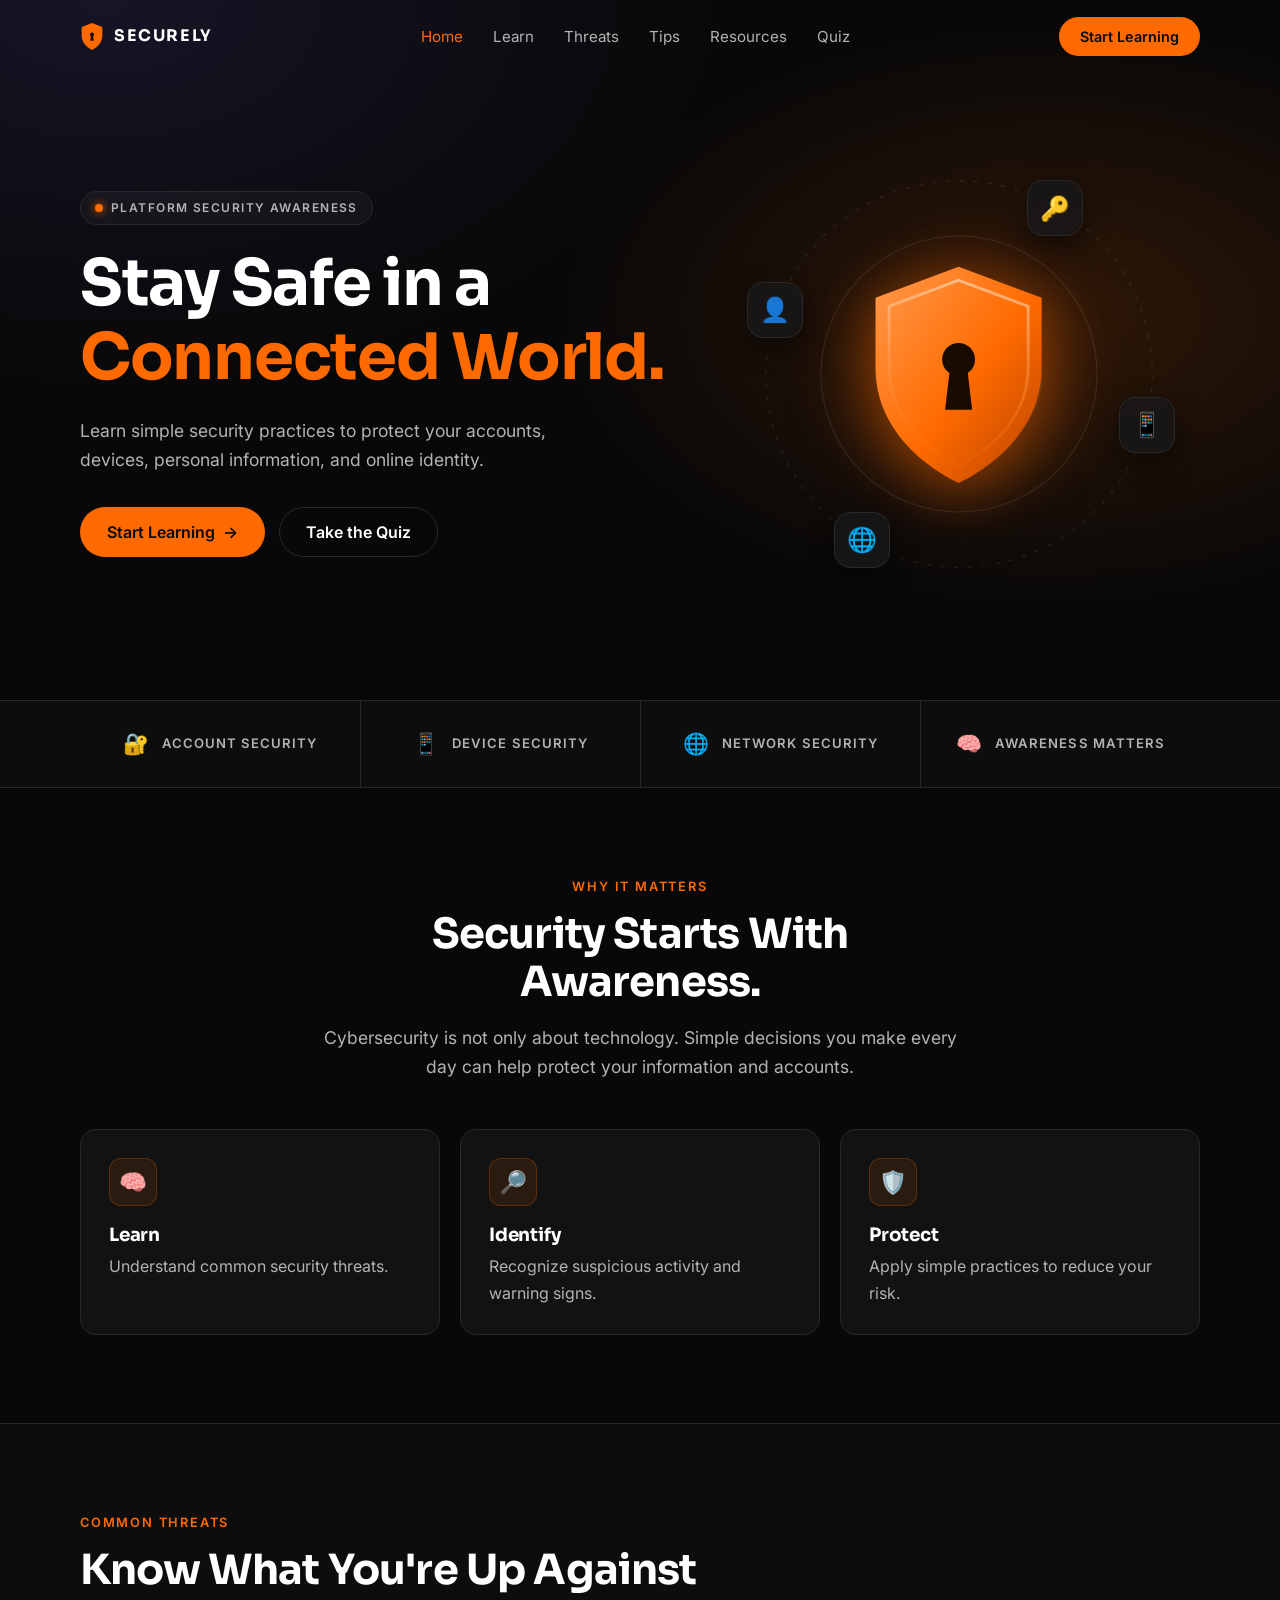
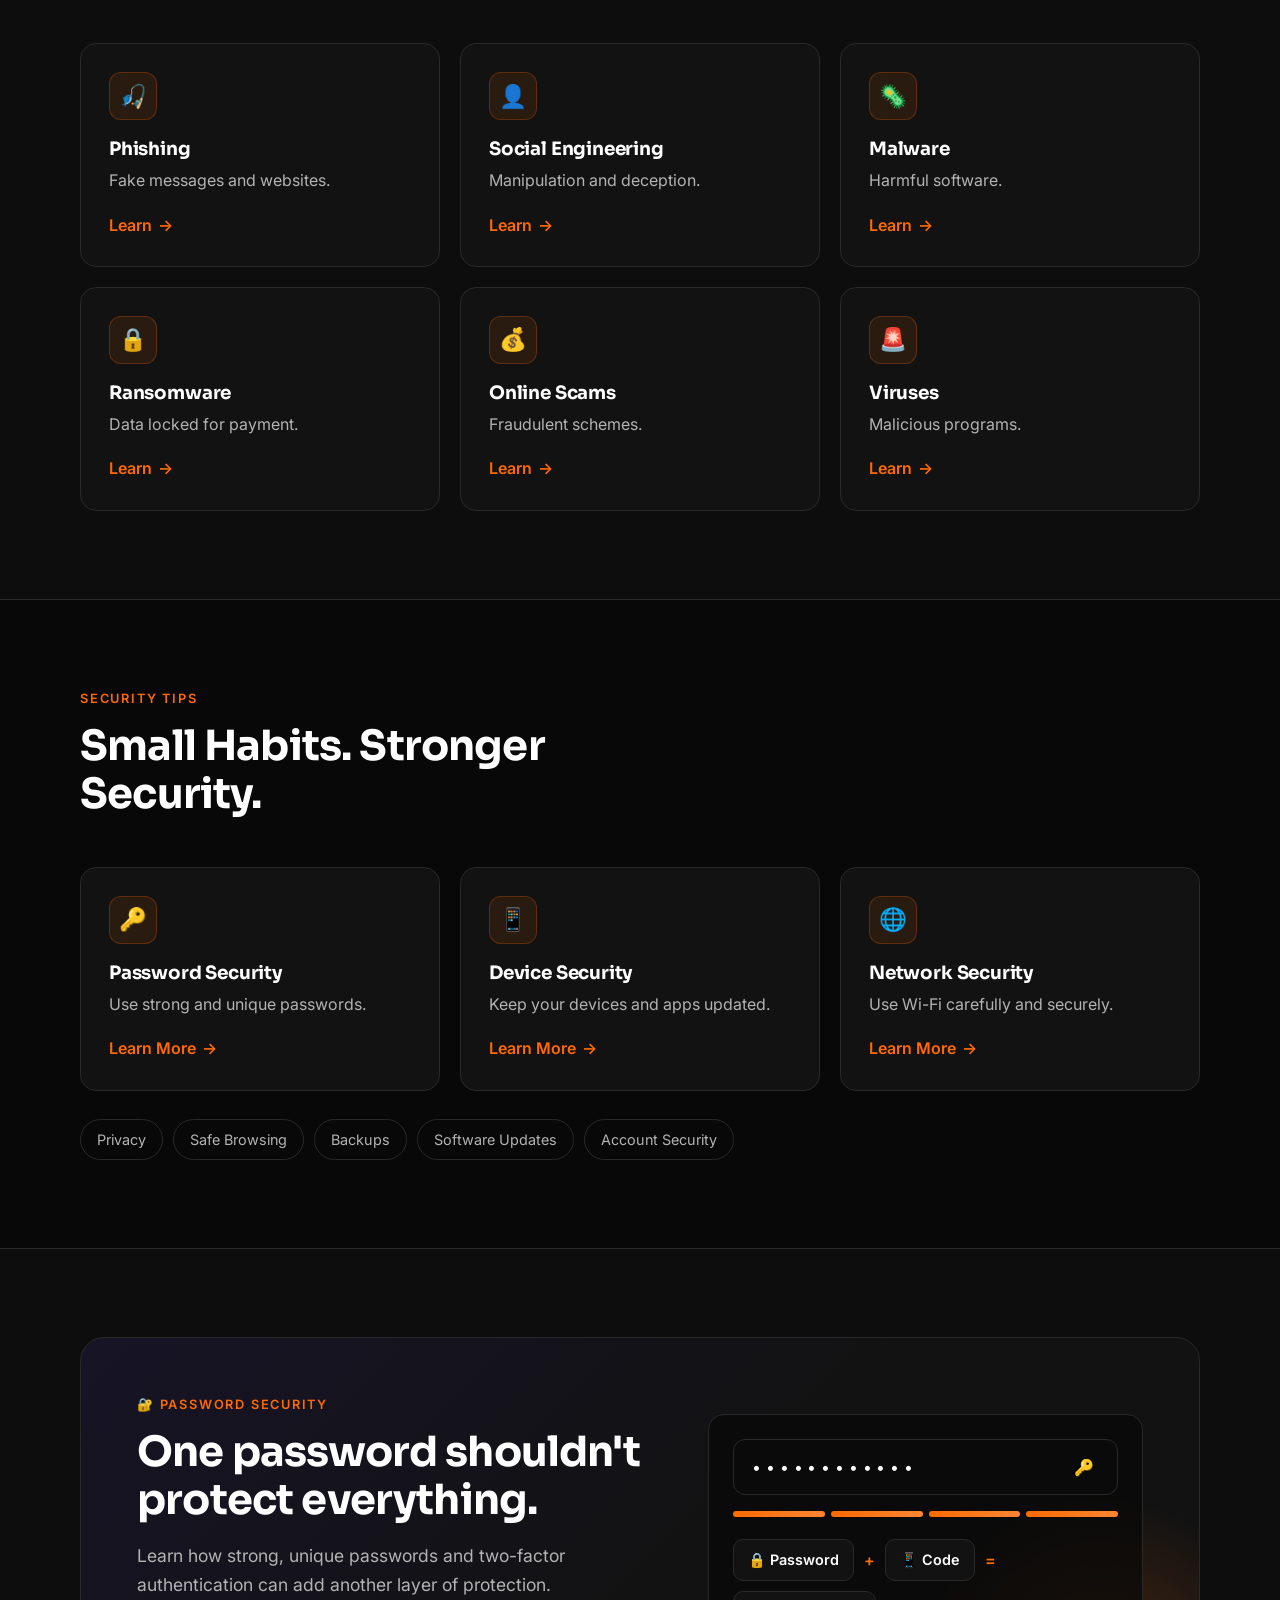
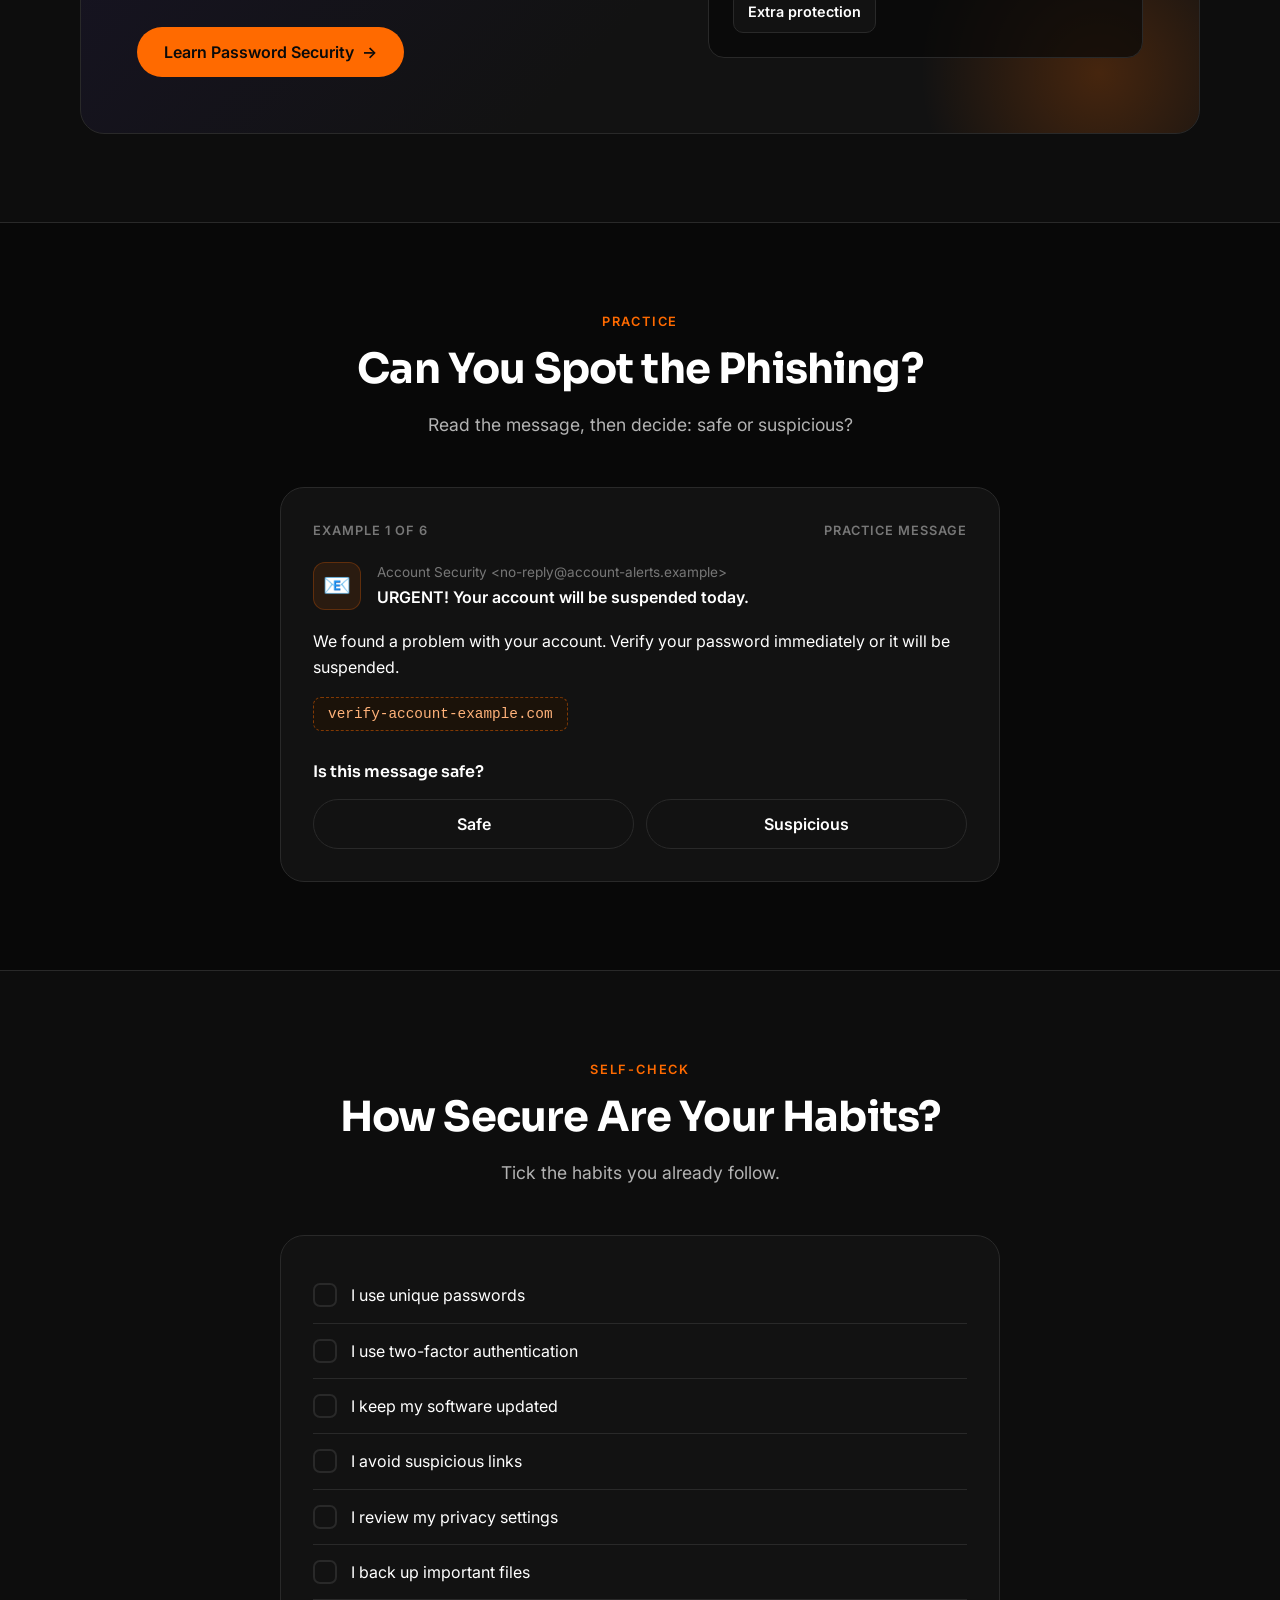
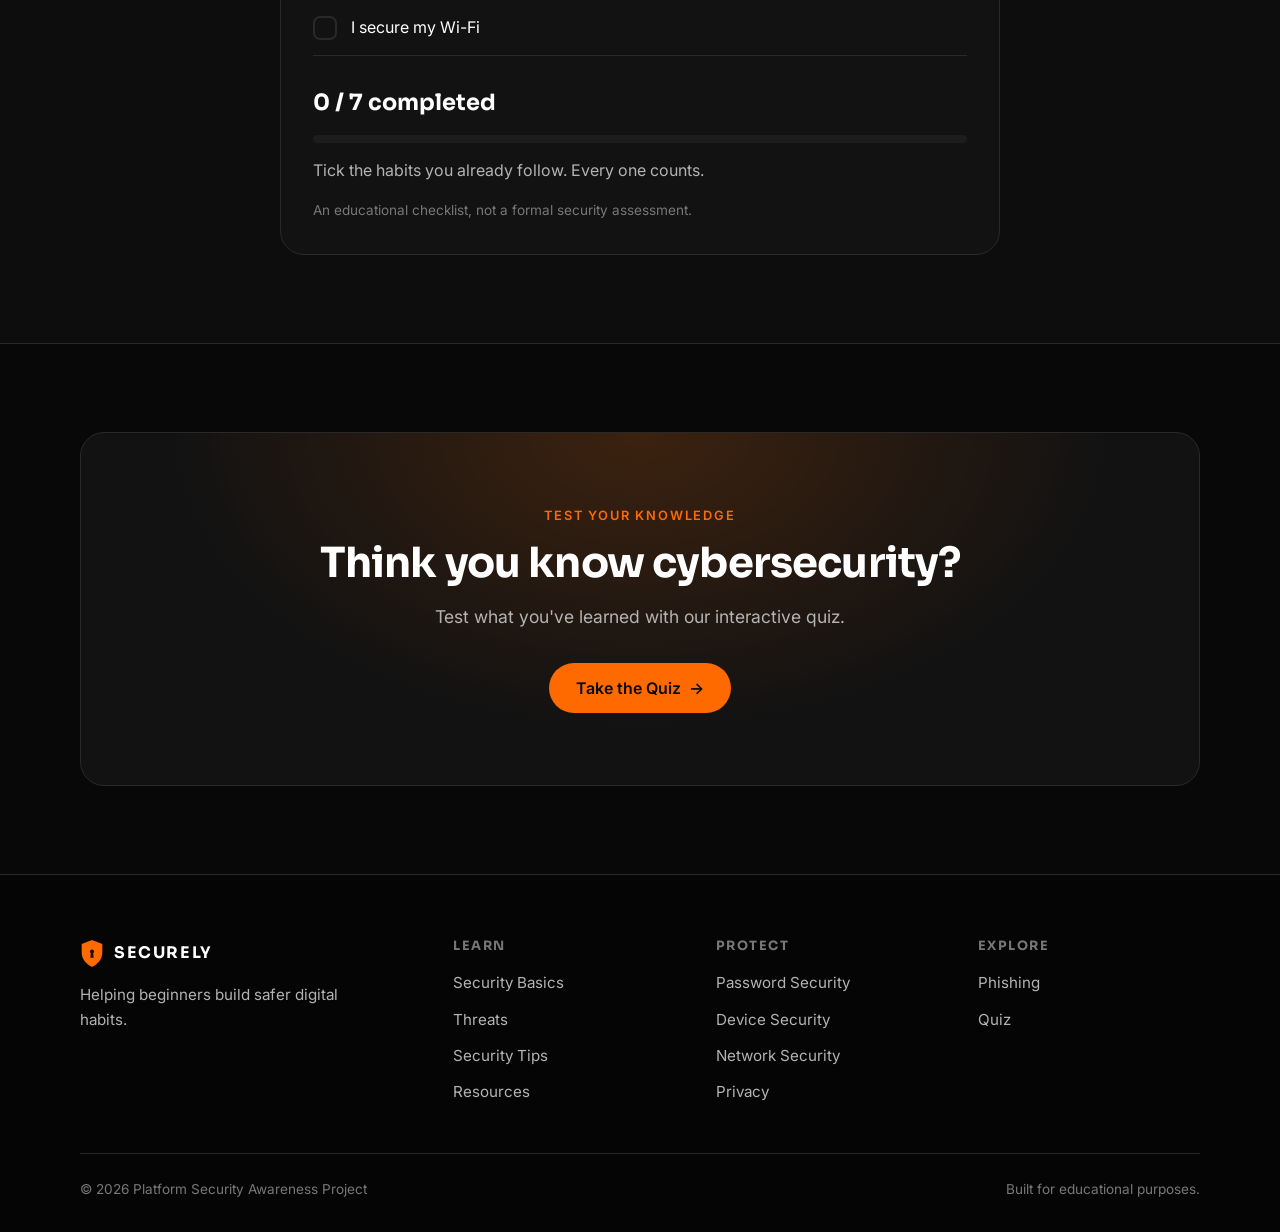
<file: platform-security1/platform-security/index.html>
<!DOCTYPE html>
<html lang="en">
<head>
  <meta charset="UTF-8">
  <meta name="viewport" content="width=device-width, initial-scale=1">
  <title>SECURELY — Stay Safe in a Connected World</title>
  <meta name="description" content="Learn simple security practices to protect your accounts, devices, personal information, and online identity.">
  <link rel="icon" href="images/icons/favicon.svg" type="image/svg+xml">

  <link rel="preconnect" href="https://fonts.googleapis.com">
  <link rel="preconnect" href="https://fonts.gstatic.com" crossorigin>
  <link href="https://fonts.googleapis.com/css2?family=Inter:wght@400;500;600&family=Sora:wght@600;700&display=swap" rel="stylesheet">

  <link rel="stylesheet" href="css/style.css">
  <link rel="stylesheet" href="css/animations.css">
  <link rel="stylesheet" href="css/responsive.css">

  <script src="js/main.js" defer></script>
  <script src="js/interactions.js" defer></script>
</head>

<!-- data-root = path from this file back to the project root ("" here, "../" inside /pages) -->
<body data-page="home" data-root="">
  <a class="skip-link" href="#main">Skip to content</a>
  <!-- Header and footer are inserted by js/main.js so every page shares one copy -->

  <main id="main">

    <!-- 1. HERO -->
    <section class="hero">
      <div class="container hero-grid">
        <div class="hero-copy">
          <span class="badge">Platform Security Awareness</span>
          <h1>Stay Safe in a <span class="accent">Connected World.</span></h1>
          <p class="lead">Learn simple security practices to protect your accounts, devices, personal information, and online identity.</p>
          <div class="btn-row">
            <a class="btn btn-primary" href="pages/basics.html">Start Learning <span class="arrow" aria-hidden="true">→</span></a>
            <a class="btn btn-ghost" href="pages/quiz.html">Take the Quiz</a>
          </div>
        </div>

        <div class="hero-visual" aria-hidden="true">
          <svg class="orbit" viewBox="0 0 400 400">
            <circle cx="200" cy="200" r="168"/>
            <circle cx="200" cy="200" r="120"/>
            <circle cx="200" cy="200" r="72"/>
          </svg>

          <svg class="shield" viewBox="0 0 200 240">
            <defs>
              <linearGradient id="shield-fill" x1="0" y1="0" x2="1" y2="1">
                <stop offset="0" stop-color="#ff9a4d"/>
                <stop offset="0.55" stop-color="#ff6a00"/>
                <stop offset="1" stop-color="#b84300"/>
              </linearGradient>
              <linearGradient id="shield-edge" x1="0" y1="0" x2="0" y2="1">
                <stop offset="0" stop-color="#ffc08f" stop-opacity="0.9"/>
                <stop offset="1" stop-color="#ff6a00" stop-opacity="0.2"/>
              </linearGradient>
            </defs>
            <path d="M100 8 186 40v72c0 56-38 96-86 120C52 208 14 168 14 112V40z" fill="url(#shield-fill)"/>
            <path d="M100 22 172 49v63c0 47-31 81-72 102-41-21-72-55-72-102V49z" fill="none" stroke="url(#shield-edge)" stroke-width="3"/>
            <circle cx="100" cy="104" r="17" fill="#1a0b00"/>
            <path d="M91 114h18l5 42H86z" fill="#1a0b00"/>
          </svg>

          <span class="chip">🔑</span>
          <span class="chip">📱</span>
          <span class="chip">🌐</span>
          <span class="chip">👤</span>
        </div>
      </div>
    </section>

    <!-- 2. QUICK-FACT STRIP -->
    <section class="strip" aria-label="Areas covered">
      <div class="container">
        <ul class="strip-list">
          <li><span aria-hidden="true">🔐</span> Account Security</li>
          <li><span aria-hidden="true">📱</span> Device Security</li>
          <li><span aria-hidden="true">🌐</span> Network Security</li>
          <li><span aria-hidden="true">🧠</span> Awareness Matters</li>
        </ul>
      </div>
    </section>

    <!-- 3. WHY SECURITY MATTERS -->
    <section class="section" id="why">
      <div class="container">
        <div class="section-head center reveal">
          <p class="eyebrow">Why it matters</p>
          <h2>Security Starts With Awareness.</h2>
          <p class="lead">Cybersecurity is not only about technology. Simple decisions you make every day can help protect your information and accounts.</p>
        </div>

        <div class="grid grid-3">
          <article class="card reveal">
            <span class="icon-tile" aria-hidden="true">🧠</span>
            <h3>Learn</h3>
            <p>Understand common security threats.</p>
          </article>
          <article class="card reveal">
            <span class="icon-tile" aria-hidden="true">🔎</span>
            <h3>Identify</h3>
            <p>Recognize suspicious activity and warning signs.</p>
          </article>
          <article class="card reveal">
            <span class="icon-tile" aria-hidden="true">🛡️</span>
            <h3>Protect</h3>
            <p>Apply simple practices to reduce your risk.</p>
          </article>
        </div>
      </div>
    </section>

    <!-- 4. COMMON THREATS -->
    <section class="section section-alt" id="threats">
      <div class="container">
        <div class="section-head reveal">
          <p class="eyebrow">Common threats</p>
          <h2>Know What You're Up Against</h2>
        </div>

        <div class="grid grid-3">
          <a class="card card-link reveal" href="pages/threats.html#phishing">
            <span class="icon-tile" aria-hidden="true">🎣</span>
            <h3>Phishing</h3>
            <p>Fake messages and websites.</p>
            <span class="card-cta">Learn <span class="arrow" aria-hidden="true">→</span></span>
          </a>
          <a class="card card-link reveal" href="pages/threats.html#social-engineering">
            <span class="icon-tile" aria-hidden="true">👤</span>
            <h3>Social Engineering</h3>
            <p>Manipulation and deception.</p>
            <span class="card-cta">Learn <span class="arrow" aria-hidden="true">→</span></span>
          </a>
          <a class="card card-link reveal" href="pages/threats.html#malware">
            <span class="icon-tile" aria-hidden="true">🦠</span>
            <h3>Malware</h3>
            <p>Harmful software.</p>
            <span class="card-cta">Learn <span class="arrow" aria-hidden="true">→</span></span>
          </a>
          <a class="card card-link reveal" href="pages/threats.html#ransomware">
            <span class="icon-tile" aria-hidden="true">🔒</span>
            <h3>Ransomware</h3>
            <p>Data locked for payment.</p>
            <span class="card-cta">Learn <span class="arrow" aria-hidden="true">→</span></span>
          </a>
          <a class="card card-link reveal" href="pages/threats.html#online-scams">
            <span class="icon-tile" aria-hidden="true">💰</span>
            <h3>Online Scams</h3>
            <p>Fraudulent schemes.</p>
            <span class="card-cta">Learn <span class="arrow" aria-hidden="true">→</span></span>
          </a>
          <a class="card card-link reveal" href="pages/threats.html#viruses">
            <span class="icon-tile" aria-hidden="true">🚨</span>
            <h3>Viruses</h3>
            <p>Malicious programs.</p>
            <span class="card-cta">Learn <span class="arrow" aria-hidden="true">→</span></span>
          </a>
        </div>
      </div>
    </section>

    <!-- 5. SECURITY TIPS -->
    <section class="section" id="tips">
      <div class="container">
        <div class="section-head reveal">
          <p class="eyebrow">Security tips</p>
          <h2>Small Habits. Stronger Security.</h2>
        </div>

        <div class="grid grid-3">
          <a class="card card-link reveal" href="pages/passwords.html">
            <span class="icon-tile" aria-hidden="true">🔑</span>
            <h3>Password Security</h3>
            <p>Use strong and unique passwords.</p>
            <span class="card-cta">Learn More <span class="arrow" aria-hidden="true">→</span></span>
          </a>
          <a class="card card-link reveal" href="pages/devices.html">
            <span class="icon-tile" aria-hidden="true">📱</span>
            <h3>Device Security</h3>
            <p>Keep your devices and apps updated.</p>
            <span class="card-cta">Learn More <span class="arrow" aria-hidden="true">→</span></span>
          </a>
          <a class="card card-link reveal" href="pages/network.html">
            <span class="icon-tile" aria-hidden="true">🌐</span>
            <h3>Network Security</h3>
            <p>Use Wi-Fi carefully and securely.</p>
            <span class="card-cta">Learn More <span class="arrow" aria-hidden="true">→</span></span>
          </a>
        </div>

        <div class="pill-row reveal" aria-label="More topics">
          <a class="pill" href="pages/privacy.html">Privacy</a>
          <a class="pill" href="pages/tips.html#safe-browsing">Safe Browsing</a>
          <a class="pill" href="pages/tips.html#backups">Backups</a>
          <a class="pill" href="pages/tips.html#software-updates">Software Updates</a>
          <a class="pill" href="pages/tips.html#account-security">Account Security</a>
        </div>
      </div>
    </section>

    <!-- 6. PASSWORD SECURITY FEATURE -->
    <section class="section section-alt" id="passwords">
      <div class="container">
        <div class="feature reveal">
          <div>
            <p class="eyebrow">🔐 Password Security</p>
            <h2>One password shouldn't protect everything.</h2>
            <p class="lead">Learn how strong, unique passwords and two-factor authentication can add another layer of protection.</p>
            <a class="btn btn-primary" href="pages/passwords.html">Learn Password Security <span class="arrow" aria-hidden="true">→</span></a>
          </div>

          <div class="pw-card" aria-hidden="true">
            <div class="pw-field"><span>••••••••••••</span><span>🔑</span></div>
            <div class="pw-meter"><i></i><i></i><i></i><i></i></div>
            <div class="pw-equation">
              <span>🔒 Password</span><span class="op">+</span><span>📱 Code</span><span class="op">=</span><span>Extra protection</span>
            </div>
          </div>
        </div>
      </div>
    </section>

    <!-- 7. PHISHING PRACTICE (logic in js/interactions.js) -->
    <section class="section" id="practice">
      <div class="container">
        <div class="section-head center reveal">
          <p class="eyebrow">Practice</p>
          <h2>Can You Spot the Phishing?</h2>
          <p class="lead">Read the message, then decide: safe or suspicious?</p>
        </div>

        <div class="msg-card reveal" data-practice="phishing">
          <noscript><p class="note">Turn on JavaScript to try this practice.</p></noscript>
        </div>
      </div>
    </section>

    <!-- 8. HABIT CHECKLIST (logic in js/interactions.js) -->
    <section class="section section-alt" id="checklist">
      <div class="container">
        <div class="section-head center reveal">
          <p class="eyebrow">Self-check</p>
          <h2>How Secure Are Your Habits?</h2>
          <p class="lead">Tick the habits you already follow.</p>
        </div>

        <div class="checklist-card reveal" data-checklist>
          <label class="check-item"><input type="checkbox"><span class="box" aria-hidden="true"></span><span>I use unique passwords</span></label>
          <label class="check-item"><input type="checkbox"><span class="box" aria-hidden="true"></span><span>I use two-factor authentication</span></label>
          <label class="check-item"><input type="checkbox"><span class="box" aria-hidden="true"></span><span>I keep my software updated</span></label>
          <label class="check-item"><input type="checkbox"><span class="box" aria-hidden="true"></span><span>I avoid suspicious links</span></label>
          <label class="check-item"><input type="checkbox"><span class="box" aria-hidden="true"></span><span>I review my privacy settings</span></label>
          <label class="check-item"><input type="checkbox"><span class="box" aria-hidden="true"></span><span>I back up important files</span></label>
          <label class="check-item"><input type="checkbox"><span class="box" aria-hidden="true"></span><span>I secure my Wi-Fi</span></label>

          <div class="checklist-result" aria-live="polite">
            <strong data-count>0 / 0 completed</strong>
            <div class="progress" role="progressbar" aria-label="Habits completed" aria-valuemin="0" aria-valuenow="0">
              <div class="progress-bar" data-bar></div>
            </div>
            <p data-message></p>
          </div>
          <p class="note">An educational checklist, not a formal security assessment.</p>
        </div>
      </div>
    </section>

    <!-- 9. QUIZ PREVIEW -->
    <section class="section" id="quiz">
      <div class="container">
        <div class="cta-band reveal">
          <p class="eyebrow">Test your knowledge</p>
          <h2>Think you know cybersecurity?</h2>
          <p class="lead">Test what you've learned with our interactive quiz.</p>
          <a class="btn btn-primary" href="pages/quiz.html">Take the Quiz <span class="arrow" aria-hidden="true">→</span></a>
        </div>
      </div>
    </section>

  </main>
</body>
</html>
</file>
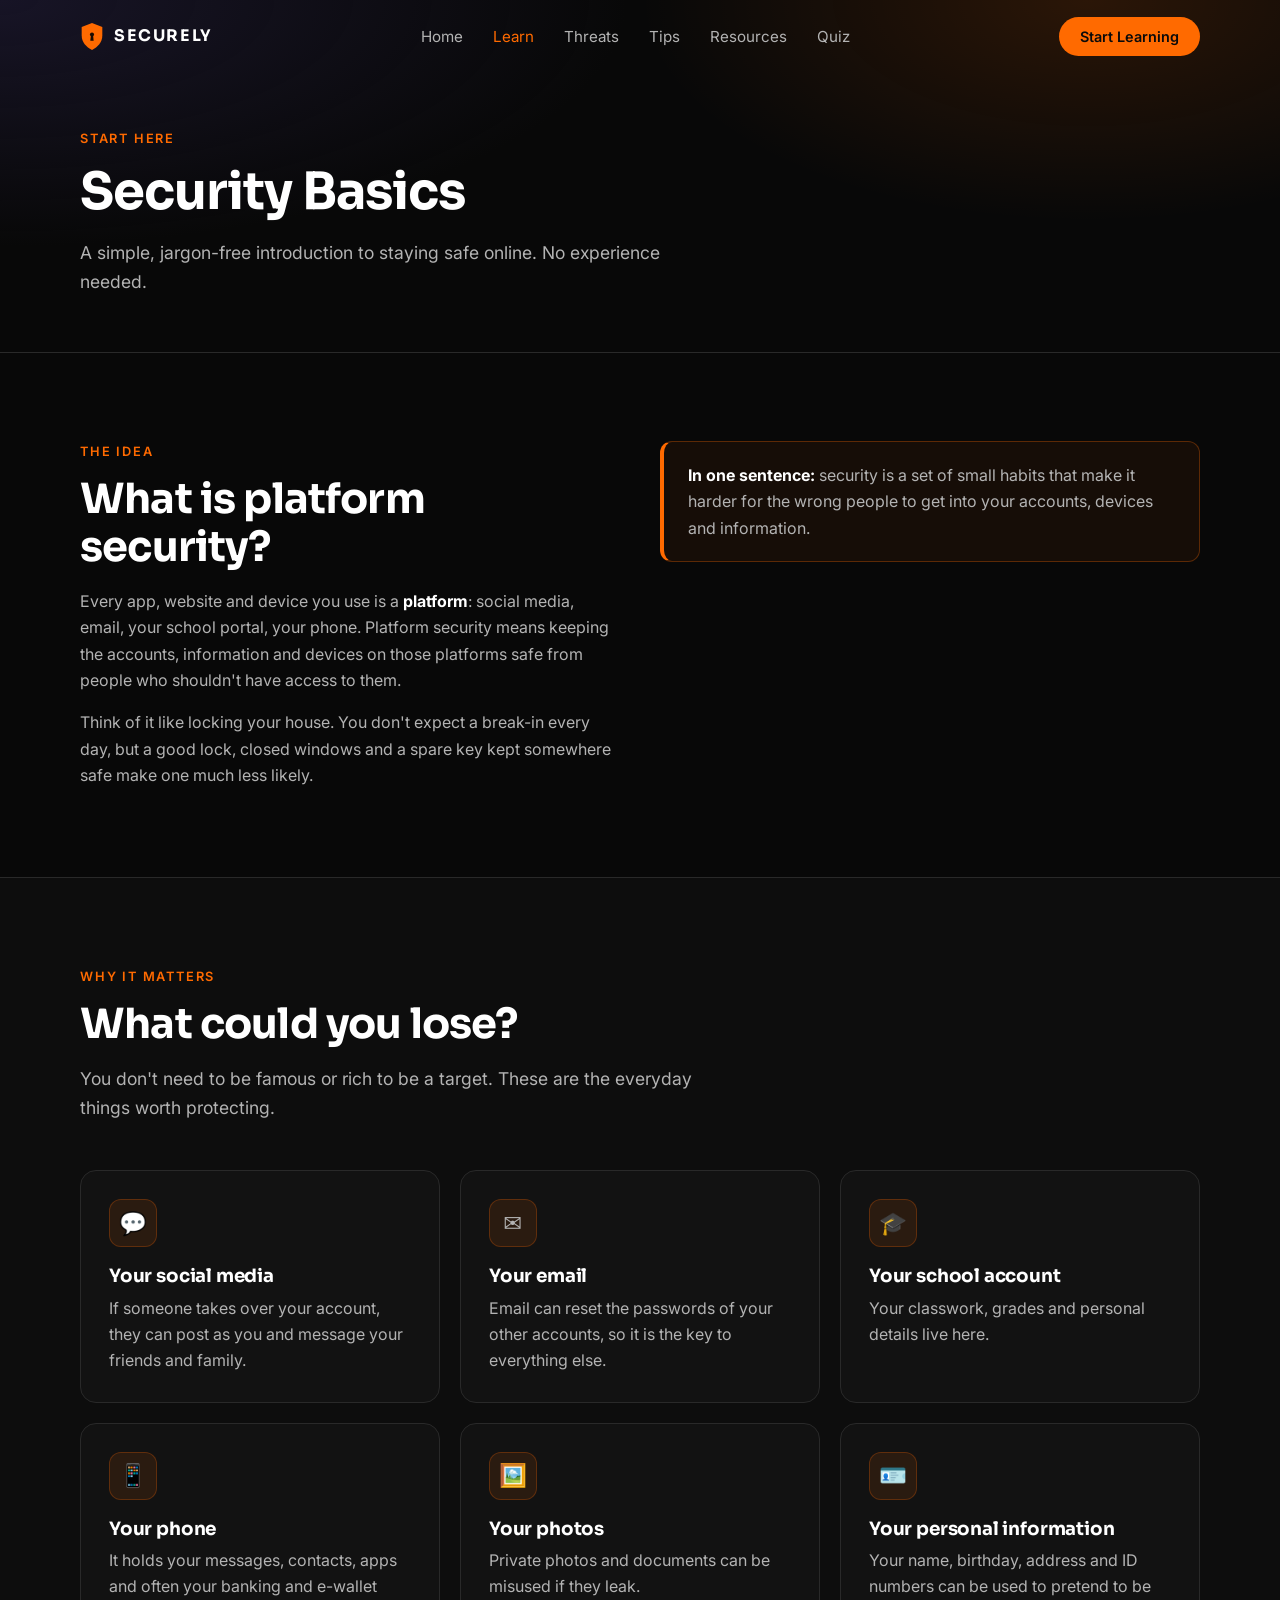
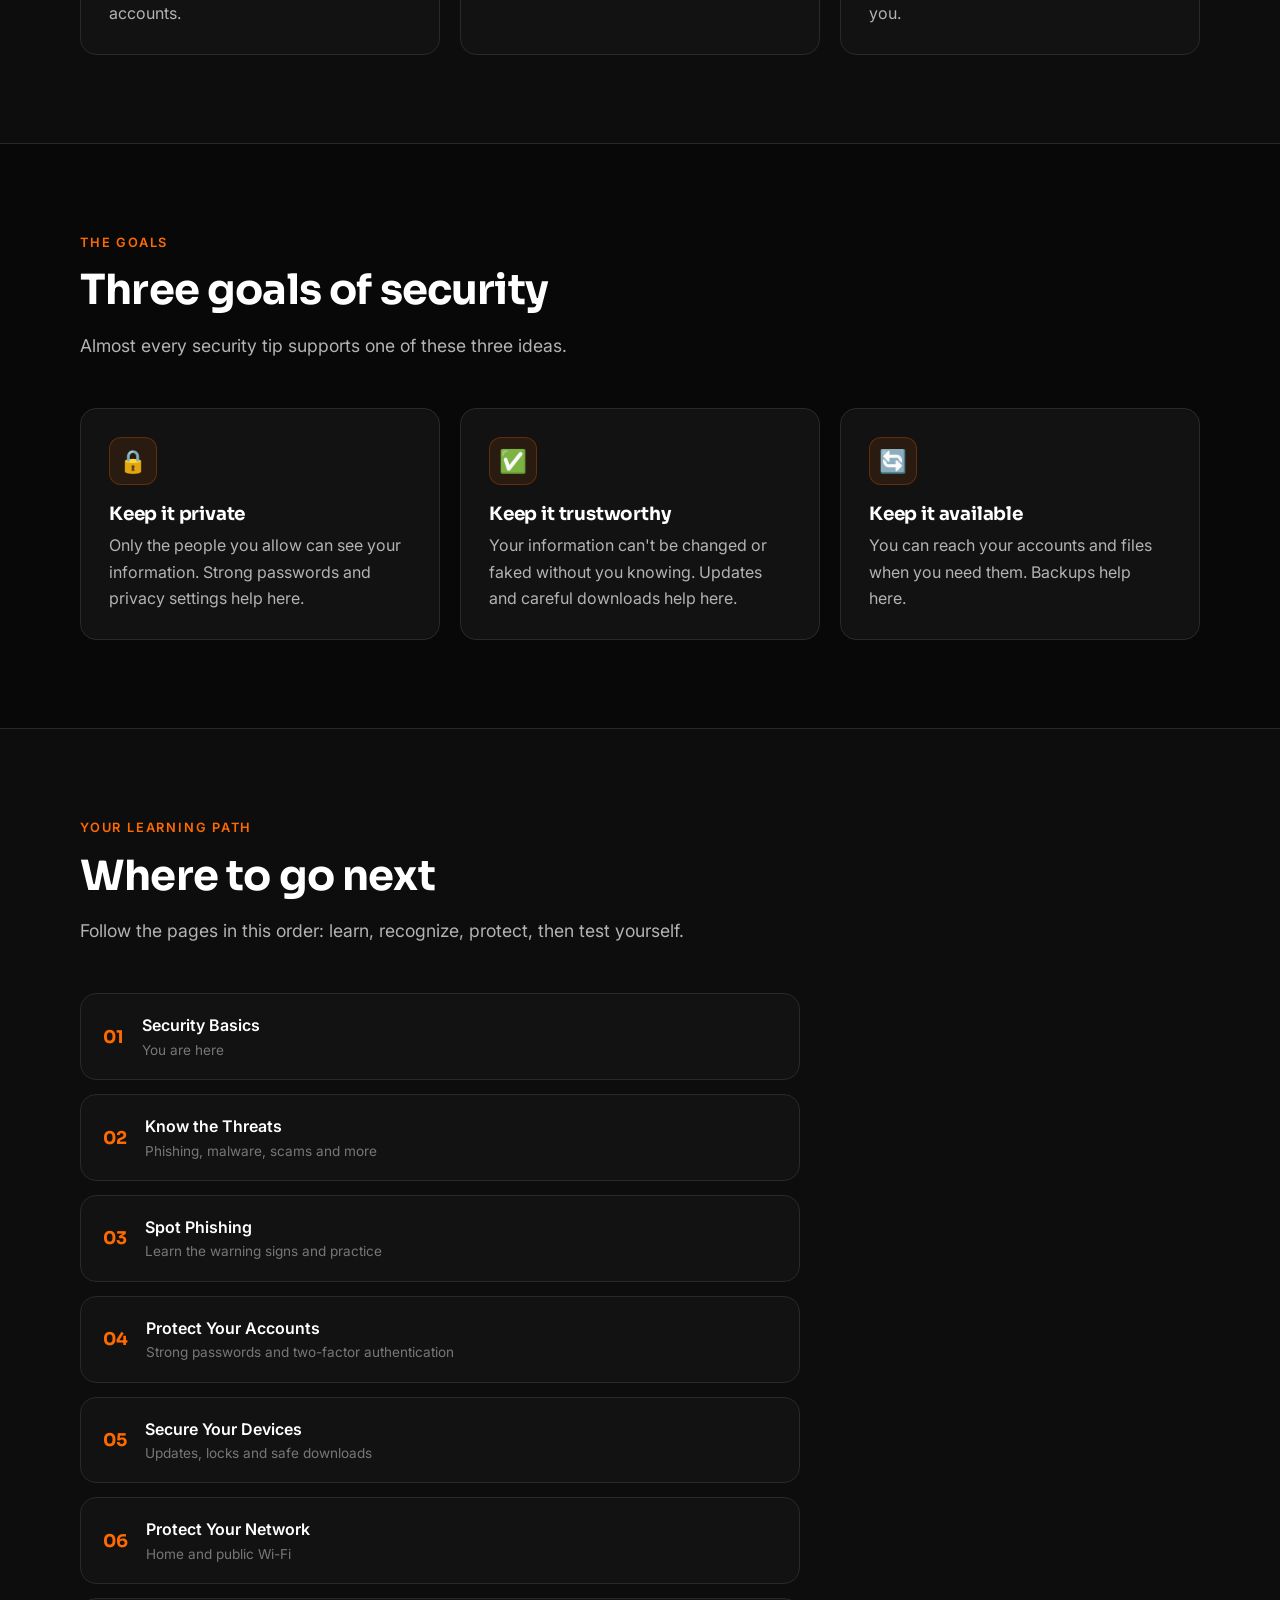
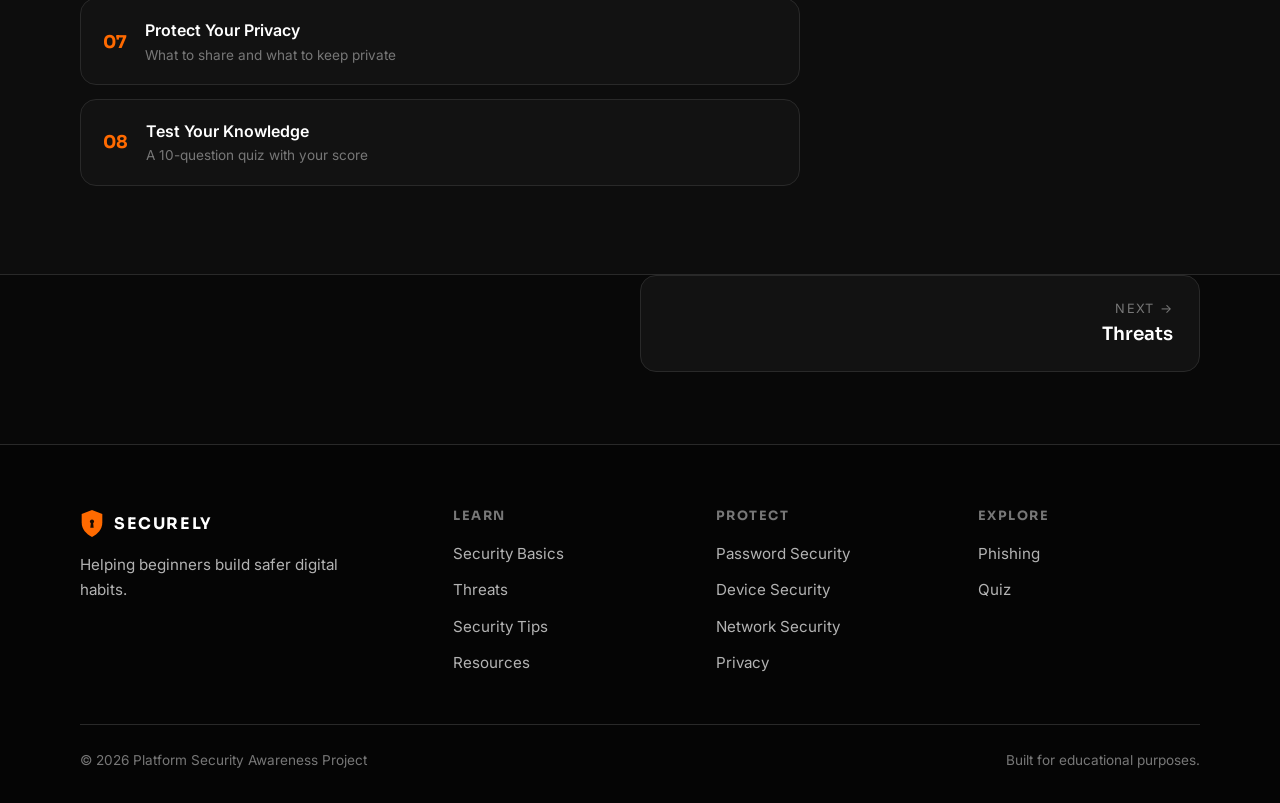
<file: platform-security1/platform-security/pages/basics.html>
<!DOCTYPE html>
<html lang="en">
<head>
  <meta charset="UTF-8">
  <meta name="viewport" content="width=device-width, initial-scale=1">
  <title>Security Basics — SECURELY</title>
  <meta name="description" content="A simple introduction to platform security: what it is, why it matters, and where to start.">
  <link rel="icon" href="../images/icons/favicon.svg" type="image/svg+xml">

  <link rel="preconnect" href="https://fonts.googleapis.com">
  <link rel="preconnect" href="https://fonts.gstatic.com" crossorigin>
  <link href="https://fonts.googleapis.com/css2?family=Inter:wght@400;500;600&family=Sora:wght@600;700&display=swap" rel="stylesheet">

  <link rel="stylesheet" href="../css/style.css">
  <link rel="stylesheet" href="../css/animations.css">
  <link rel="stylesheet" href="../css/responsive.css">

  <script src="../js/main.js" defer></script>
  <script src="../js/interactions.js" defer></script>
</head>

<body data-page="basics" data-root="../">
  <a class="skip-link" href="#main">Skip to content</a>

  <main id="main">
    <section class="page-hero">
      <div class="container">
        <p class="eyebrow">Start here</p>
        <h1>Security Basics</h1>
        <p class="lead">A simple, jargon-free introduction to staying safe online. No experience needed.</p>
      </div>
    </section>

    <!-- What is platform security? -->
    <section class="section">
      <div class="container split">
        <div class="prose reveal">
          <p class="eyebrow">The idea</p>
          <h2>What is platform security?</h2>
          <p>Every app, website and device you use is a <strong>platform</strong>: social media, email, your school portal, your phone. Platform security means keeping the accounts, information and devices on those platforms safe from people who shouldn't have access to them.</p>
          <p>Think of it like locking your house. You don't expect a break-in every day, but a good lock, closed windows and a spare key kept somewhere safe make one much less likely.</p>
        </div>

        <div class="callout reveal">
          <p><strong>In one sentence:</strong> security is a set of small habits that make it harder for the wrong people to get into your accounts, devices and information.</p>
        </div>
      </div>
    </section>

    <!-- Why does security matter? -->
    <section class="section section-alt">
      <div class="container">
        <div class="section-head reveal">
          <p class="eyebrow">Why it matters</p>
          <h2>What could you lose?</h2>
          <p class="lead">You don't need to be famous or rich to be a target. These are the everyday things worth protecting.</p>
        </div>

        <div class="grid grid-3">
          <article class="card reveal">
            <span class="icon-tile" aria-hidden="true">💬</span>
            <h3>Your social media</h3>
            <p>If someone takes over your account, they can post as you and message your friends and family.</p>
          </article>
          <article class="card reveal">
            <span class="icon-tile" aria-hidden="true">✉️</span>
            <h3>Your email</h3>
            <p>Email can reset the passwords of your other accounts, so it is the key to everything else.</p>
          </article>
          <article class="card reveal">
            <span class="icon-tile" aria-hidden="true">🎓</span>
            <h3>Your school account</h3>
            <p>Your classwork, grades and personal details live here.</p>
          </article>
          <article class="card reveal">
            <span class="icon-tile" aria-hidden="true">📱</span>
            <h3>Your phone</h3>
            <p>It holds your messages, contacts, apps and often your banking and e-wallet accounts.</p>
          </article>
          <article class="card reveal">
            <span class="icon-tile" aria-hidden="true">🖼️</span>
            <h3>Your photos</h3>
            <p>Private photos and documents can be misused if they leak.</p>
          </article>
          <article class="card reveal">
            <span class="icon-tile" aria-hidden="true">🪪</span>
            <h3>Your personal information</h3>
            <p>Your name, birthday, address and ID numbers can be used to pretend to be you.</p>
          </article>
        </div>
      </div>
    </section>

    <!-- Principles -->
    <section class="section">
      <div class="container">
        <div class="section-head reveal">
          <p class="eyebrow">The goals</p>
          <h2>Three goals of security</h2>
          <p class="lead">Almost every security tip supports one of these three ideas.</p>
        </div>

        <div class="grid grid-3">
          <article class="card reveal">
            <span class="icon-tile" aria-hidden="true">🔒</span>
            <h3>Keep it private</h3>
            <p>Only the people you allow can see your information. Strong passwords and privacy settings help here.</p>
          </article>
          <article class="card reveal">
            <span class="icon-tile" aria-hidden="true">✅</span>
            <h3>Keep it trustworthy</h3>
            <p>Your information can't be changed or faked without you knowing. Updates and careful downloads help here.</p>
          </article>
          <article class="card reveal">
            <span class="icon-tile" aria-hidden="true">🔄</span>
            <h3>Keep it available</h3>
            <p>You can reach your accounts and files when you need them. Backups help here.</p>
          </article>
        </div>
      </div>
    </section>

    <!-- Learning path -->
    <section class="section section-alt">
      <div class="container">
        <div class="section-head reveal">
          <p class="eyebrow">Your learning path</p>
          <h2>Where to go next</h2>
          <p class="lead">Follow the pages in this order: learn, recognize, protect, then test yourself.</p>
        </div>

        <ol class="path reveal">
          <li><a href="basics.html"><span>Security Basics<small>You are here</small></span></a></li>
          <li><a href="threats.html"><span>Know the Threats<small>Phishing, malware, scams and more</small></span></a></li>
          <li><a href="phishing.html"><span>Spot Phishing<small>Learn the warning signs and practice</small></span></a></li>
          <li><a href="passwords.html"><span>Protect Your Accounts<small>Strong passwords and two-factor authentication</small></span></a></li>
          <li><a href="devices.html"><span>Secure Your Devices<small>Updates, locks and safe downloads</small></span></a></li>
          <li><a href="network.html"><span>Protect Your Network<small>Home and public Wi-Fi</small></span></a></li>
          <li><a href="privacy.html"><span>Protect Your Privacy<small>What to share and what to keep private</small></span></a></li>
          <li><a href="quiz.html"><span>Test Your Knowledge<small>A 10-question quiz with your score</small></span></a></li>
        </ol>
      </div>
    </section>
  </main>
</body>
</html>
</file>
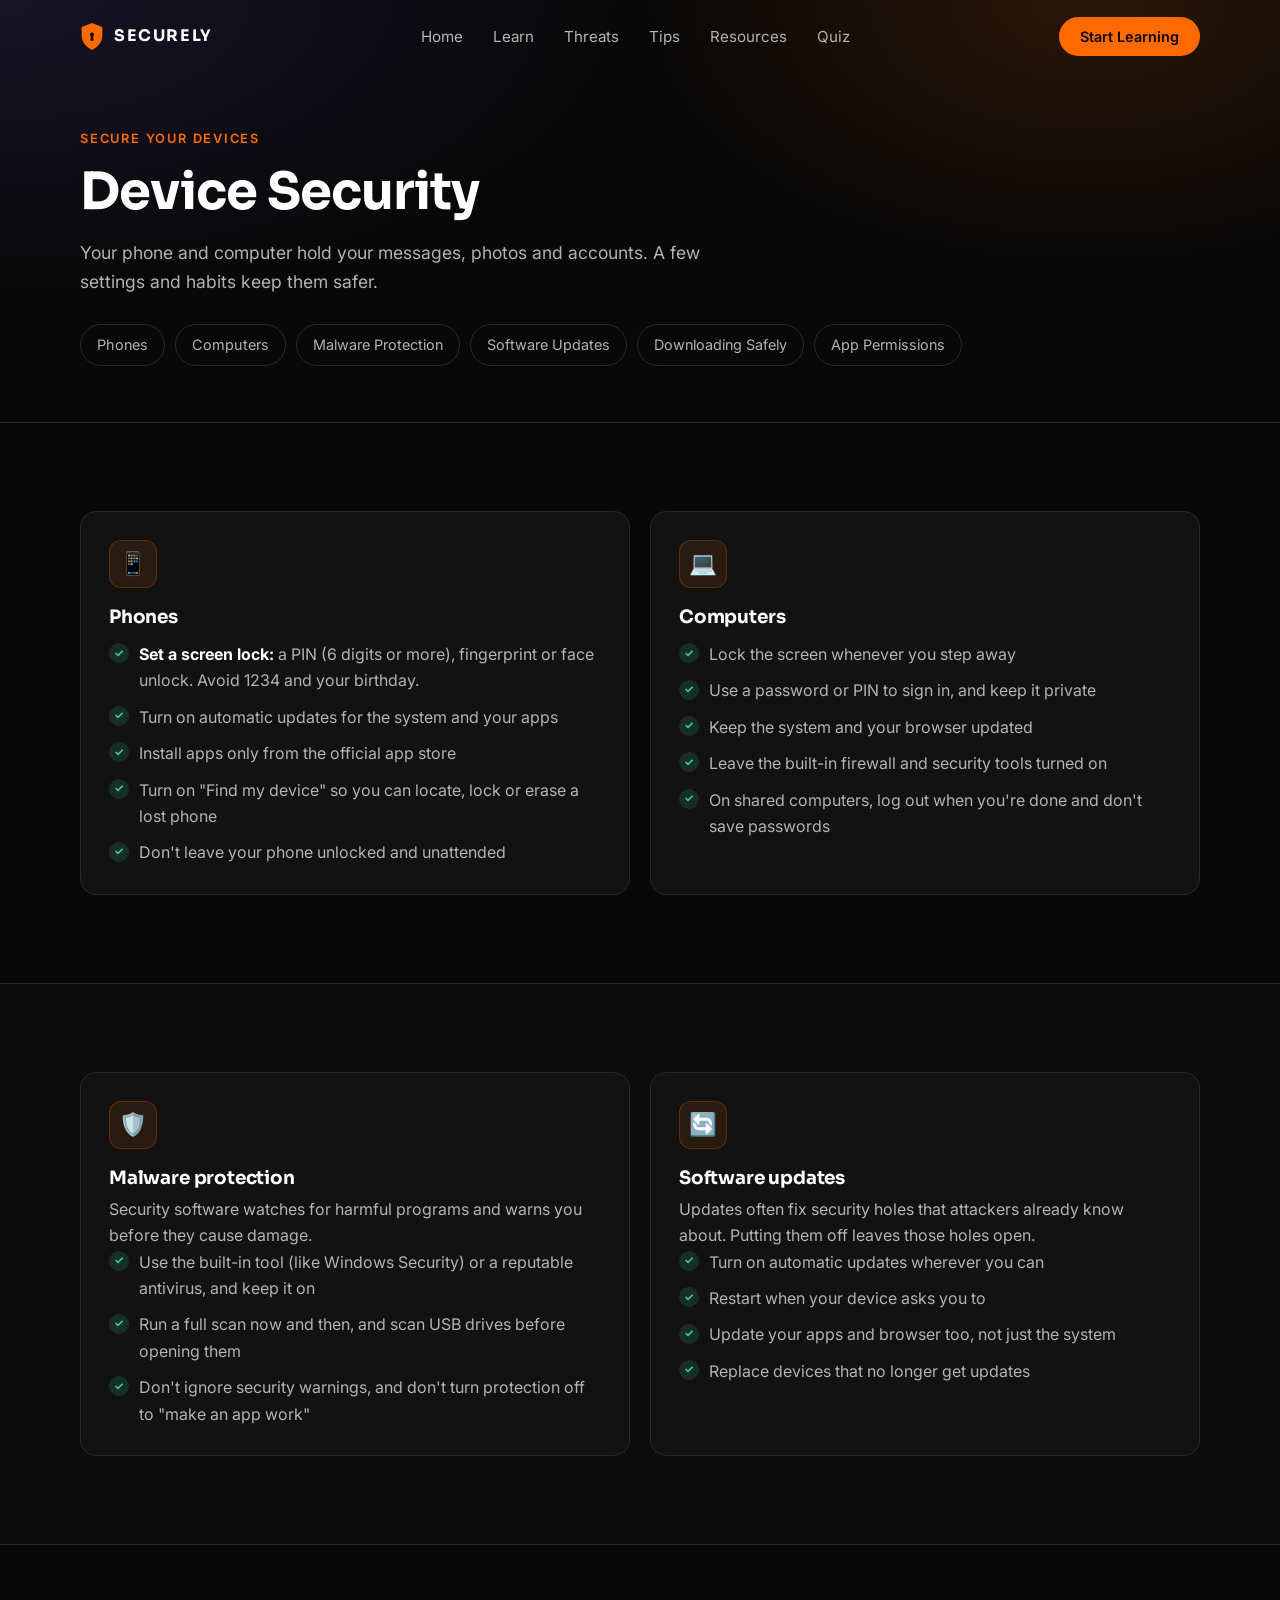
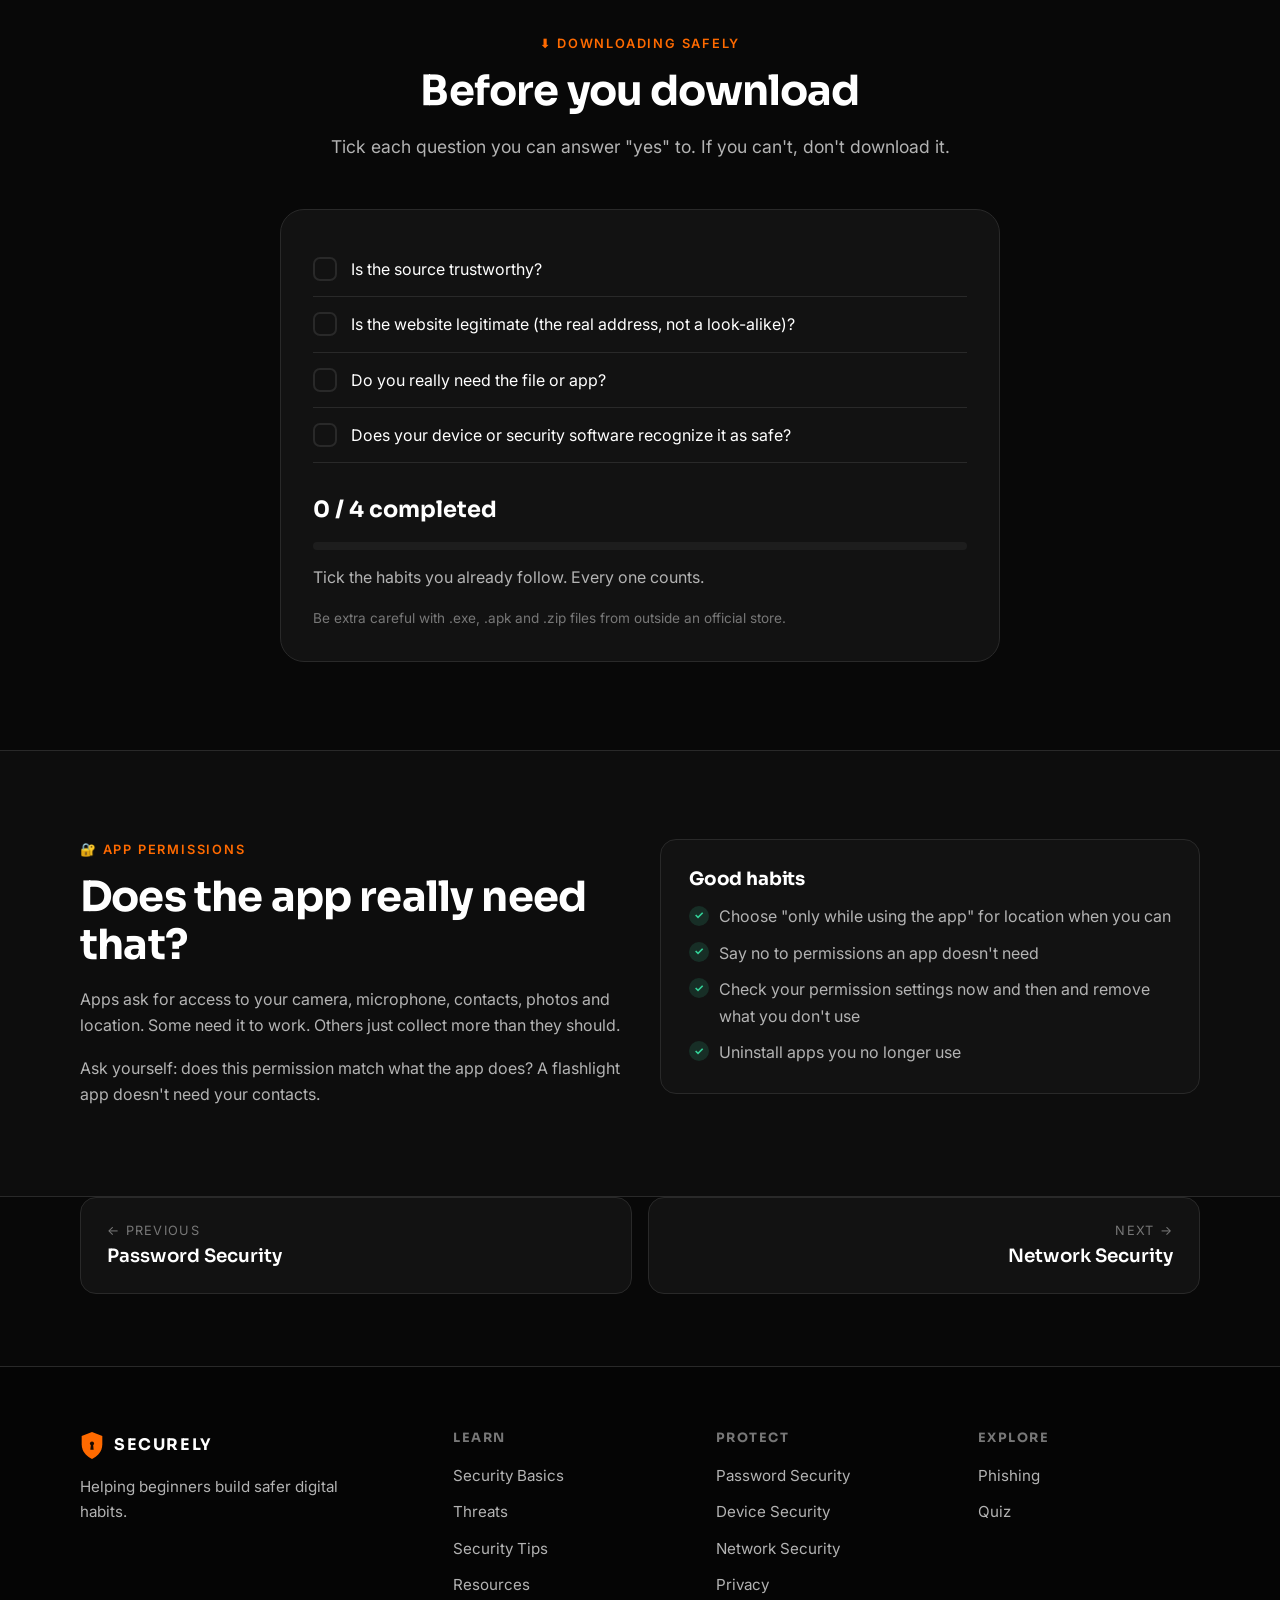
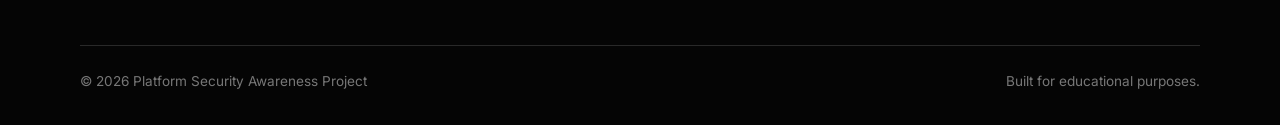
<file: platform-security1/platform-security/pages/devices.html>
<!DOCTYPE html>
<html lang="en">
<head>
  <meta charset="UTF-8">
  <meta name="viewport" content="width=device-width, initial-scale=1">
  <title>Device Security — SECURELY</title>
  <meta name="description" content="Keep your phone and computer safe with screen locks, updates, malware protection, safe downloads and careful app permissions.">
  <link rel="icon" href="../images/icons/favicon.svg" type="image/svg+xml">

  <link rel="preconnect" href="https://fonts.googleapis.com">
  <link rel="preconnect" href="https://fonts.gstatic.com" crossorigin>
  <link href="https://fonts.googleapis.com/css2?family=Inter:wght@400;500;600&family=Sora:wght@600;700&display=swap" rel="stylesheet">

  <link rel="stylesheet" href="../css/style.css">
  <link rel="stylesheet" href="../css/animations.css">
  <link rel="stylesheet" href="../css/responsive.css">

  <script src="../js/main.js" defer></script>
  <script src="../js/interactions.js" defer></script>
</head>

<body data-page="devices" data-root="../">
  <a class="skip-link" href="#main">Skip to content</a>

  <main id="main">
    <section class="page-hero">
      <div class="container">
        <p class="eyebrow">Secure your devices</p>
        <h1>Device Security</h1>
        <p class="lead">Your phone and computer hold your messages, photos and accounts. A few settings and habits keep them safer.</p>

        <div class="pill-row" aria-label="On this page">
          <a class="pill" href="#phones">Phones</a>
          <a class="pill" href="#computers">Computers</a>
          <a class="pill" href="#malware-protection">Malware Protection</a>
          <a class="pill" href="#software-updates">Software Updates</a>
          <a class="pill" href="#downloading">Downloading Safely</a>
          <a class="pill" href="#app-permissions">App Permissions</a>
        </div>
      </div>
    </section>

    <!-- Phones & computers -->
    <section class="section">
      <div class="container">
        <div class="grid grid-2">
          <article class="card reveal" id="phones">
            <span class="icon-tile" aria-hidden="true">📱</span>
            <h3>Phones</h3>
            <ul class="list-check">
              <li><strong>Set a screen lock:</strong> a PIN (6 digits or more), fingerprint or face unlock. Avoid 1234 and your birthday.</li>
              <li>Turn on automatic updates for the system and your apps</li>
              <li>Install apps only from the official app store</li>
              <li>Turn on "Find my device" so you can locate, lock or erase a lost phone</li>
              <li>Don't leave your phone unlocked and unattended</li>
            </ul>
          </article>

          <article class="card reveal" id="computers">
            <span class="icon-tile" aria-hidden="true">💻</span>
            <h3>Computers</h3>
            <ul class="list-check">
              <li>Lock the screen whenever you step away</li>
              <li>Use a password or PIN to sign in, and keep it private</li>
              <li>Keep the system and your browser updated</li>
              <li>Leave the built-in firewall and security tools turned on</li>
              <li>On shared computers, log out when you're done and don't save passwords</li>
            </ul>
          </article>
        </div>
      </div>
    </section>

    <!-- Malware protection & updates -->
    <section class="section section-alt">
      <div class="container">
        <div class="grid grid-2">
          <article class="card reveal" id="malware-protection">
            <span class="icon-tile" aria-hidden="true">🛡️</span>
            <h3>Malware protection</h3>
            <p>Security software watches for harmful programs and warns you before they cause damage.</p>
            <ul class="list-check">
              <li>Use the built-in tool (like Windows Security) or a reputable antivirus, and keep it on</li>
              <li>Run a full scan now and then, and scan USB drives before opening them</li>
              <li>Don't ignore security warnings, and don't turn protection off to "make an app work"</li>
            </ul>
          </article>

          <article class="card reveal" id="software-updates">
            <span class="icon-tile" aria-hidden="true">🔄</span>
            <h3>Software updates</h3>
            <p>Updates often fix security holes that attackers already know about. Putting them off leaves those holes open.</p>
            <ul class="list-check">
              <li>Turn on automatic updates wherever you can</li>
              <li>Restart when your device asks you to</li>
              <li>Update your apps and browser too, not just the system</li>
              <li>Replace devices that no longer get updates</li>
            </ul>
          </article>
        </div>
      </div>
    </section>

    <!-- Downloading -->
    <section class="section" id="downloading">
      <div class="container">
        <div class="section-head center reveal">
          <p class="eyebrow">⬇️ Downloading safely</p>
          <h2>Before you download</h2>
          <p class="lead">Tick each question you can answer "yes" to. If you can't, don't download it.</p>
        </div>

        <div class="checklist-card reveal" data-checklist>
          <label class="check-item"><input type="checkbox"><span class="box" aria-hidden="true"></span><span>Is the source trustworthy?</span></label>
          <label class="check-item"><input type="checkbox"><span class="box" aria-hidden="true"></span><span>Is the website legitimate (the real address, not a look-alike)?</span></label>
          <label class="check-item"><input type="checkbox"><span class="box" aria-hidden="true"></span><span>Do you really need the file or app?</span></label>
          <label class="check-item"><input type="checkbox"><span class="box" aria-hidden="true"></span><span>Does your device or security software recognize it as safe?</span></label>

          <div class="checklist-result" aria-live="polite">
            <strong data-count>0 / 0 completed</strong>
            <div class="progress" role="progressbar" aria-label="Questions answered yes" aria-valuemin="0" aria-valuenow="0">
              <div class="progress-bar" data-bar></div>
            </div>
            <p data-message></p>
          </div>
          <p class="note">Be extra careful with .exe, .apk and .zip files from outside an official store.</p>
        </div>
      </div>
    </section>

    <!-- App permissions -->
    <section class="section section-alt" id="app-permissions">
      <div class="container split">
        <div class="prose reveal">
          <p class="eyebrow">🔐 App permissions</p>
          <h2>Does the app really need that?</h2>
          <p>Apps ask for access to your camera, microphone, contacts, photos and location. Some need it to work. Others just collect more than they should.</p>
          <p>Ask yourself: does this permission match what the app does? A flashlight app doesn't need your contacts.</p>
        </div>

        <div class="card reveal">
          <h3>Good habits</h3>
          <ul class="list-check">
            <li>Choose "only while using the app" for location when you can</li>
            <li>Say no to permissions an app doesn't need</li>
            <li>Check your permission settings now and then and remove what you don't use</li>
            <li>Uninstall apps you no longer use</li>
          </ul>
        </div>
      </div>
    </section>
  </main>
</body>
</html>
</file>
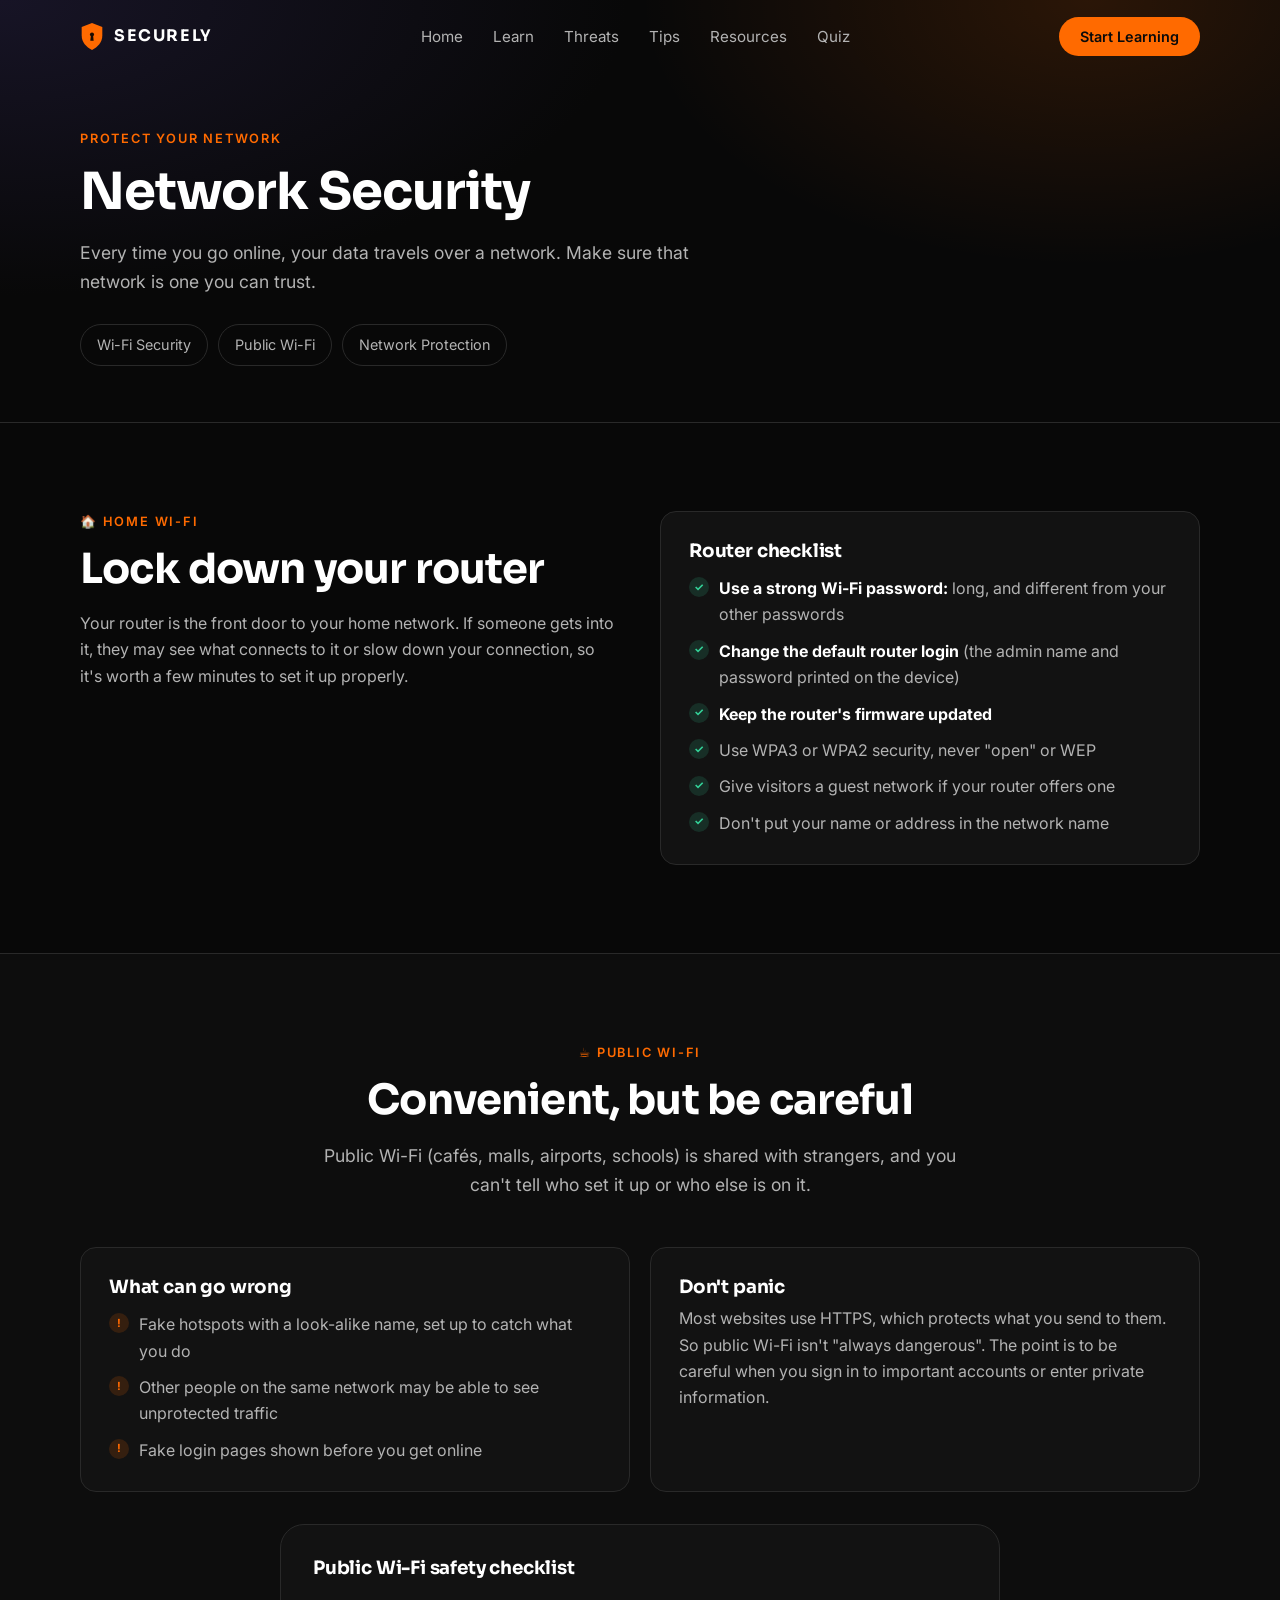
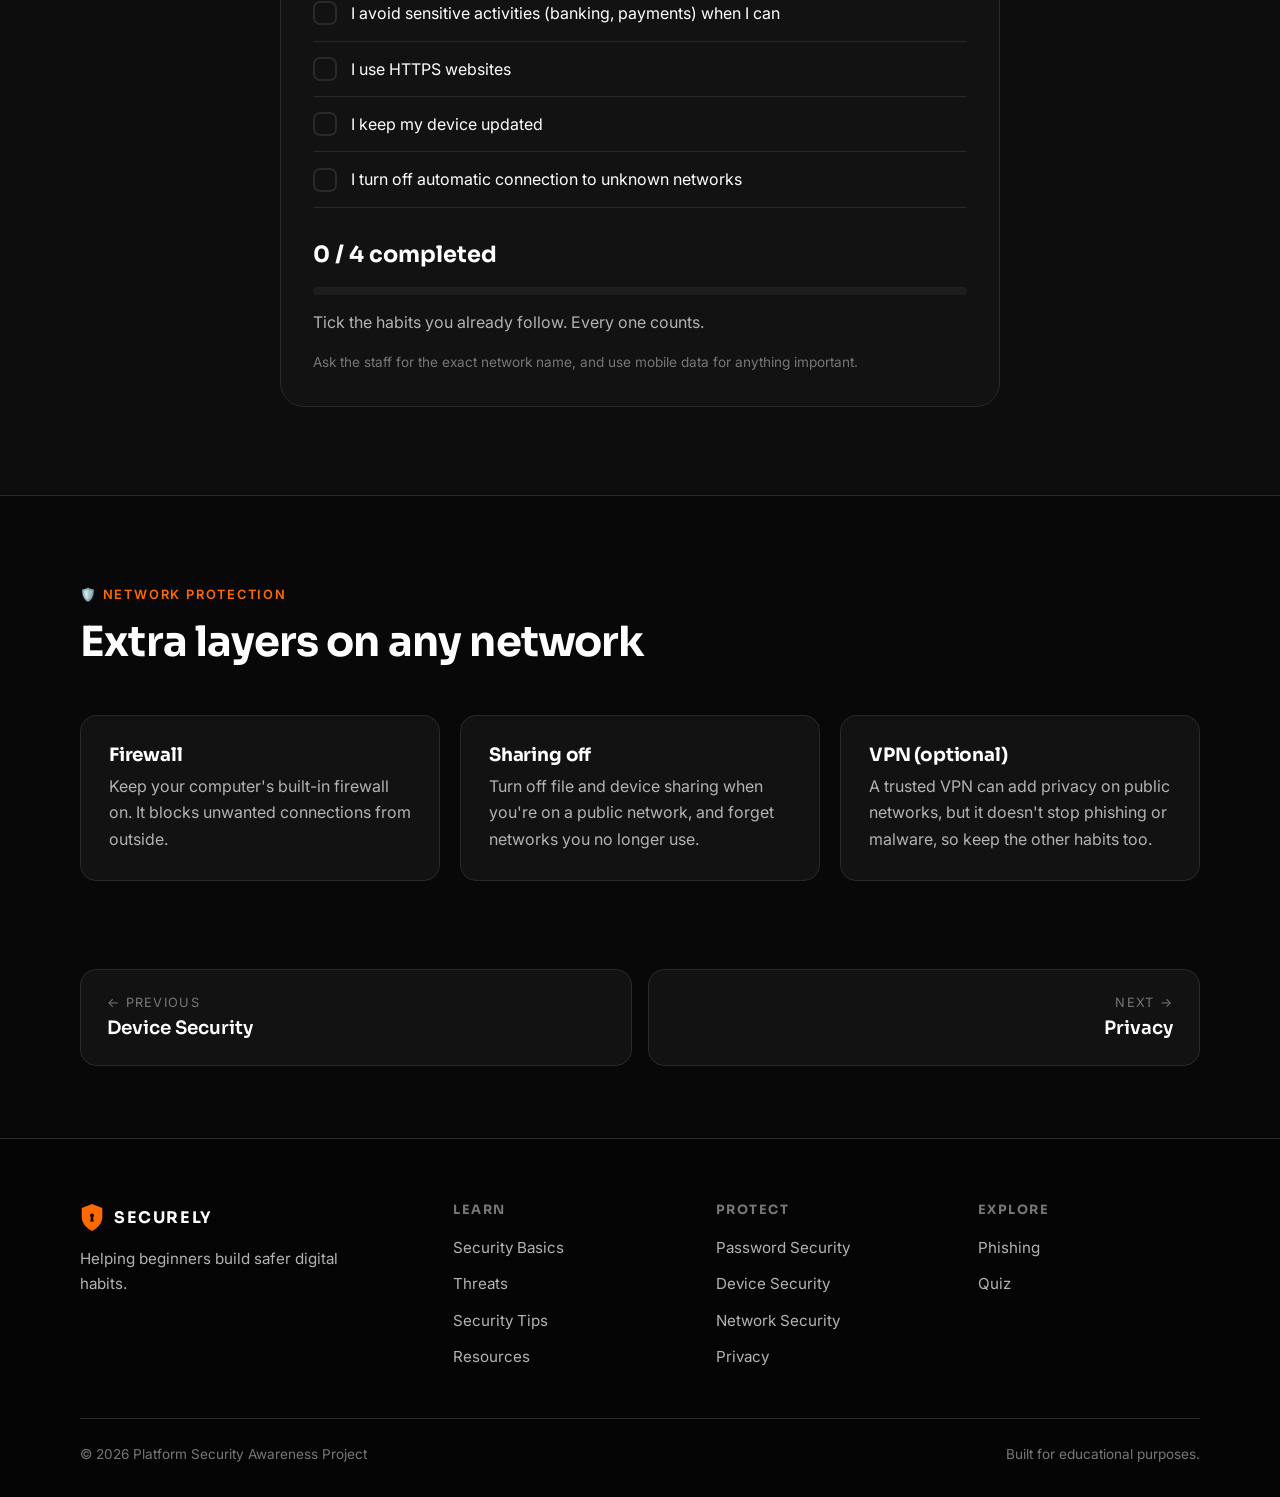
<file: platform-security1/platform-security/pages/network.html>
<!DOCTYPE html>
<html lang="en">
<head>
  <meta charset="UTF-8">
  <meta name="viewport" content="width=device-width, initial-scale=1">
  <title>Network Security — SECURELY</title>
  <meta name="description" content="Secure your home Wi-Fi, use public Wi-Fi carefully, and protect your connection.">
  <link rel="icon" href="../images/icons/favicon.svg" type="image/svg+xml">

  <link rel="preconnect" href="https://fonts.googleapis.com">
  <link rel="preconnect" href="https://fonts.gstatic.com" crossorigin>
  <link href="https://fonts.googleapis.com/css2?family=Inter:wght@400;500;600&family=Sora:wght@600;700&display=swap" rel="stylesheet">

  <link rel="stylesheet" href="../css/style.css">
  <link rel="stylesheet" href="../css/animations.css">
  <link rel="stylesheet" href="../css/responsive.css">

  <script src="../js/main.js" defer></script>
  <script src="../js/interactions.js" defer></script>
</head>

<body data-page="network" data-root="../">
  <a class="skip-link" href="#main">Skip to content</a>

  <main id="main">
    <section class="page-hero">
      <div class="container">
        <p class="eyebrow">Protect your network</p>
        <h1>Network Security</h1>
        <p class="lead">Every time you go online, your data travels over a network. Make sure that network is one you can trust.</p>

        <div class="pill-row" aria-label="On this page">
          <a class="pill" href="#wifi">Wi-Fi Security</a>
          <a class="pill" href="#public-wifi">Public Wi-Fi</a>
          <a class="pill" href="#protection">Network Protection</a>
        </div>
      </div>
    </section>

    <!-- Home Wi-Fi -->
    <section class="section" id="wifi">
      <div class="container split">
        <div class="prose reveal">
          <p class="eyebrow">🏠 Home Wi-Fi</p>
          <h2>Lock down your router</h2>
          <p>Your router is the front door to your home network. If someone gets into it, they may see what connects to it or slow down your connection, so it's worth a few minutes to set it up properly.</p>
        </div>

        <div class="card reveal">
          <h3>Router checklist</h3>
          <ul class="list-check">
            <li><strong>Use a strong Wi-Fi password:</strong> long, and different from your other passwords</li>
            <li><strong>Change the default router login</strong> (the admin name and password printed on the device)</li>
            <li><strong>Keep the router's firmware updated</strong></li>
            <li>Use WPA3 or WPA2 security, never "open" or WEP</li>
            <li>Give visitors a guest network if your router offers one</li>
            <li>Don't put your name or address in the network name</li>
          </ul>
        </div>
      </div>
    </section>

    <!-- Public Wi-Fi -->
    <section class="section section-alt" id="public-wifi">
      <div class="container">
        <div class="section-head center reveal">
          <p class="eyebrow">☕ Public Wi-Fi</p>
          <h2>Convenient, but be careful</h2>
          <p class="lead">Public Wi-Fi (cafés, malls, airports, schools) is shared with strangers, and you can't tell who set it up or who else is on it.</p>
        </div>

        <div class="grid grid-2">
          <article class="card reveal">
            <h3>What can go wrong</h3>
            <ul class="list-warn">
              <li>Fake hotspots with a look-alike name, set up to catch what you do</li>
              <li>Other people on the same network may be able to see unprotected traffic</li>
              <li>Fake login pages shown before you get online</li>
            </ul>
          </article>

          <article class="card reveal">
            <h3>Don't panic</h3>
            <p>Most websites use HTTPS, which protects what you send to them. So public Wi-Fi isn't "always dangerous". The point is to be careful when you sign in to important accounts or enter private information.</p>
          </article>
        </div>

        <div class="checklist-card reveal" style="margin-top: 32px" data-checklist>
          <h3 style="margin-bottom: 8px">Public Wi-Fi safety checklist</h3>
          <label class="check-item"><input type="checkbox"><span class="box" aria-hidden="true"></span><span>I avoid sensitive activities (banking, payments) when I can</span></label>
          <label class="check-item"><input type="checkbox"><span class="box" aria-hidden="true"></span><span>I use HTTPS websites</span></label>
          <label class="check-item"><input type="checkbox"><span class="box" aria-hidden="true"></span><span>I keep my device updated</span></label>
          <label class="check-item"><input type="checkbox"><span class="box" aria-hidden="true"></span><span>I turn off automatic connection to unknown networks</span></label>

          <div class="checklist-result" aria-live="polite">
            <strong data-count>0 / 0 completed</strong>
            <div class="progress" role="progressbar" aria-label="Habits completed" aria-valuemin="0" aria-valuenow="0">
              <div class="progress-bar" data-bar></div>
            </div>
            <p data-message></p>
          </div>
          <p class="note">Ask the staff for the exact network name, and use mobile data for anything important.</p>
        </div>
      </div>
    </section>

    <!-- Network protection -->
    <section class="section" id="protection">
      <div class="container">
        <div class="section-head reveal">
          <p class="eyebrow">🛡️ Network protection</p>
          <h2>Extra layers on any network</h2>
        </div>

        <div class="grid grid-3">
          <article class="card reveal">
            <h3>Firewall</h3>
            <p>Keep your computer's built-in firewall on. It blocks unwanted connections from outside.</p>
          </article>
          <article class="card reveal">
            <h3>Sharing off</h3>
            <p>Turn off file and device sharing when you're on a public network, and forget networks you no longer use.</p>
          </article>
          <article class="card reveal">
            <h3>VPN (optional)</h3>
            <p>A trusted VPN can add privacy on public networks, but it doesn't stop phishing or malware, so keep the other habits too.</p>
          </article>
        </div>
      </div>
    </section>
  </main>
</body>
</html>
</file>
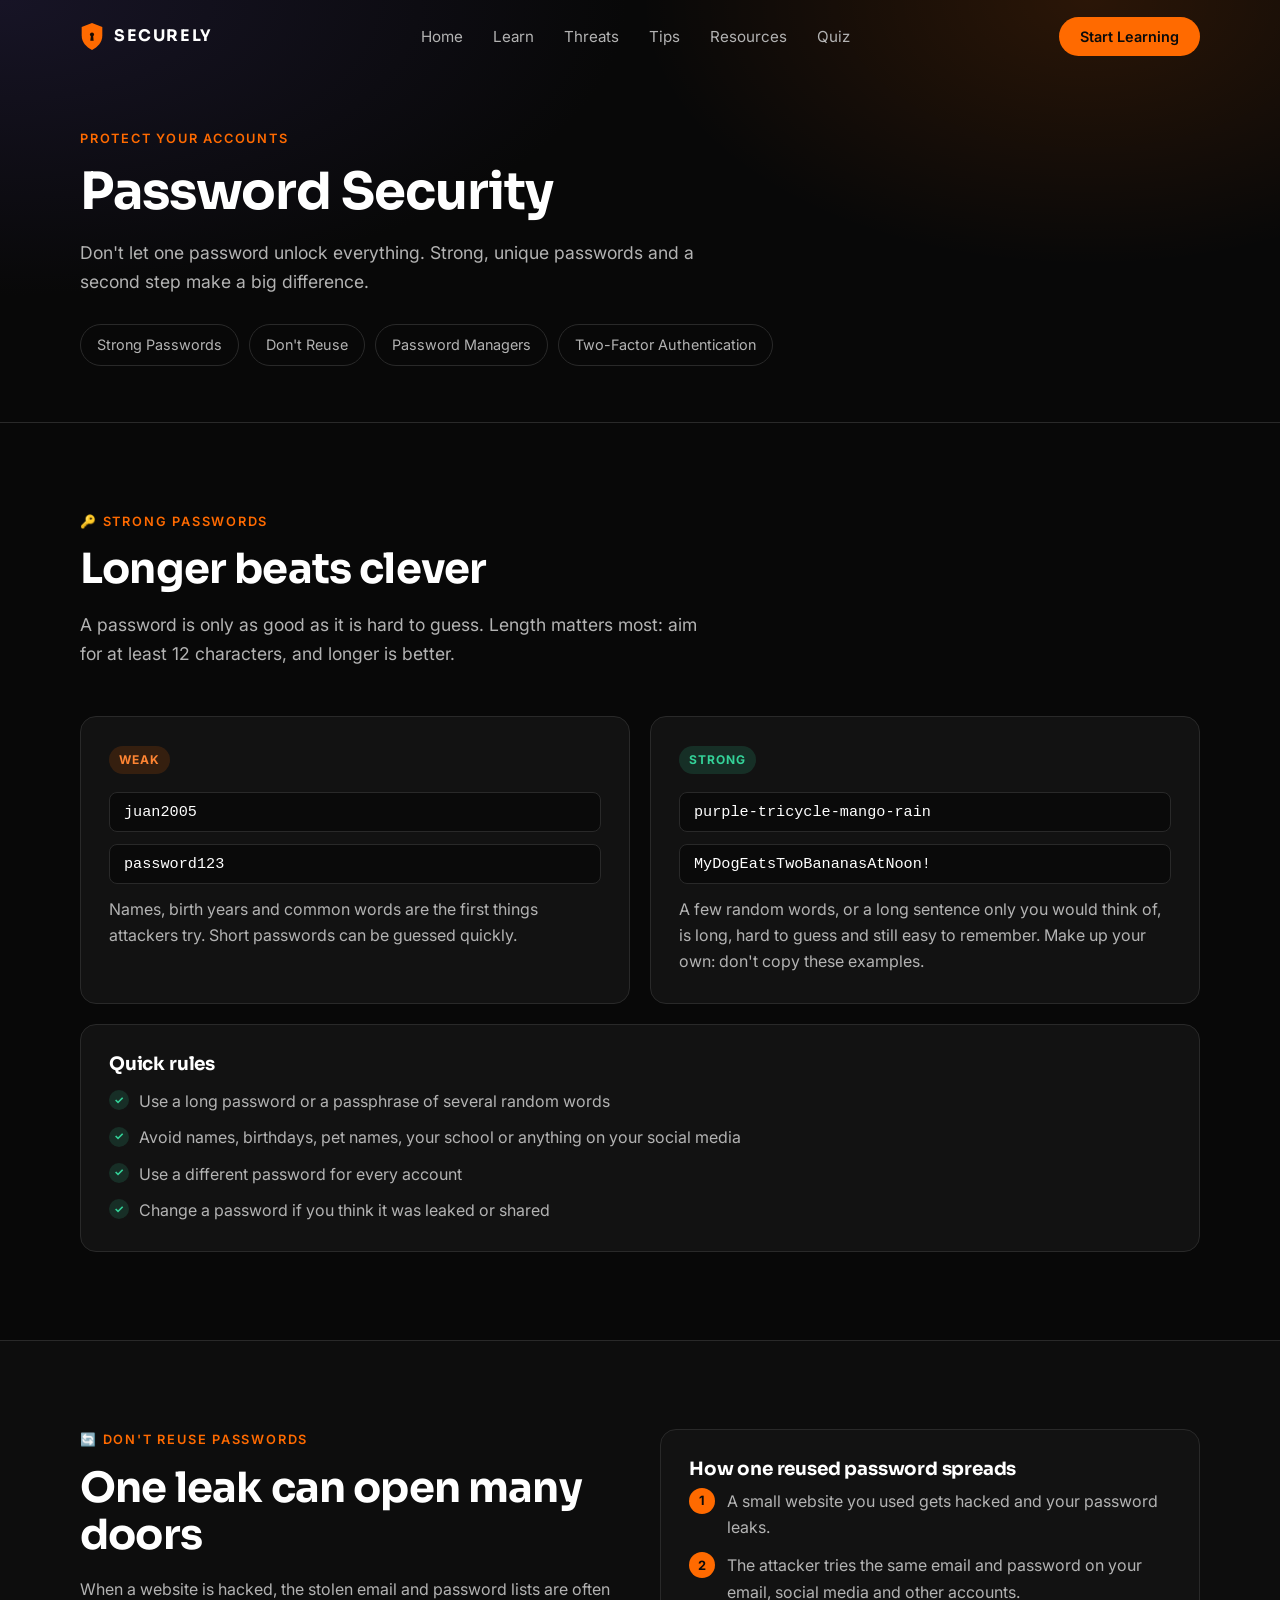
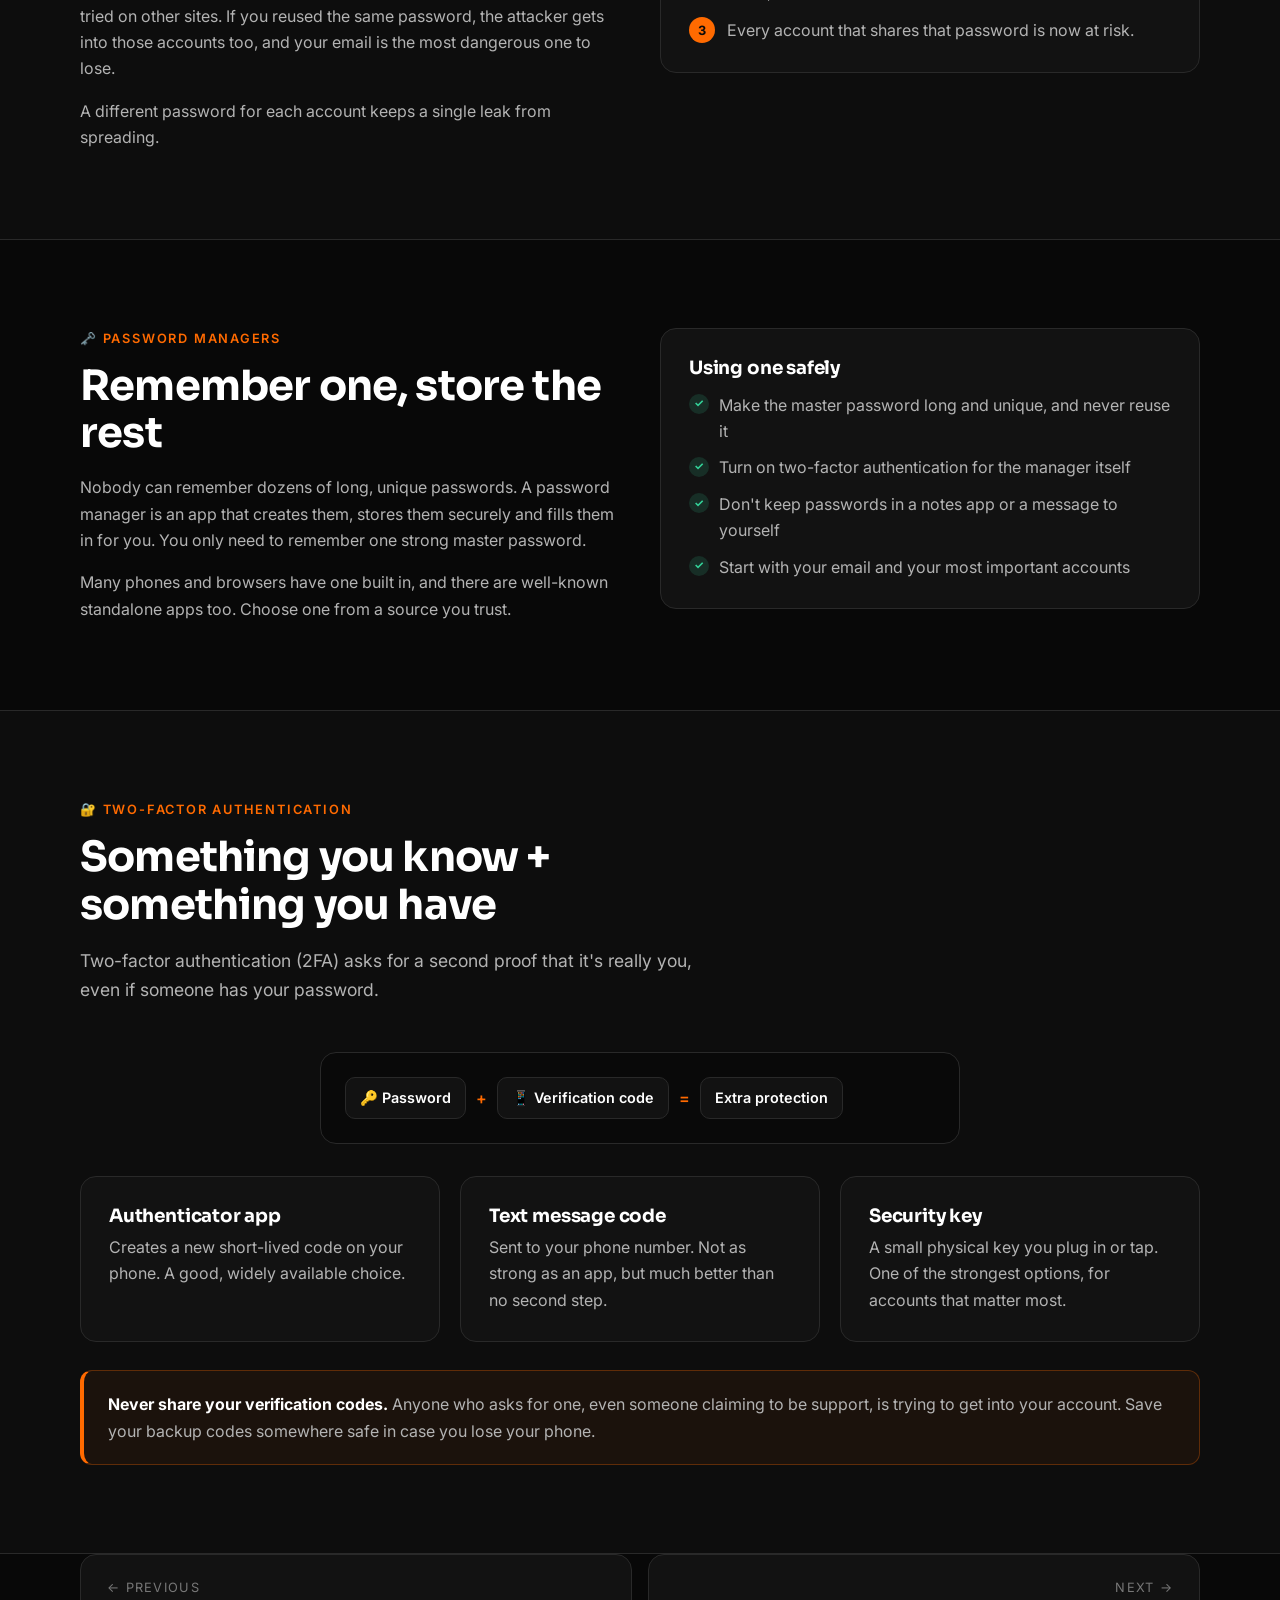
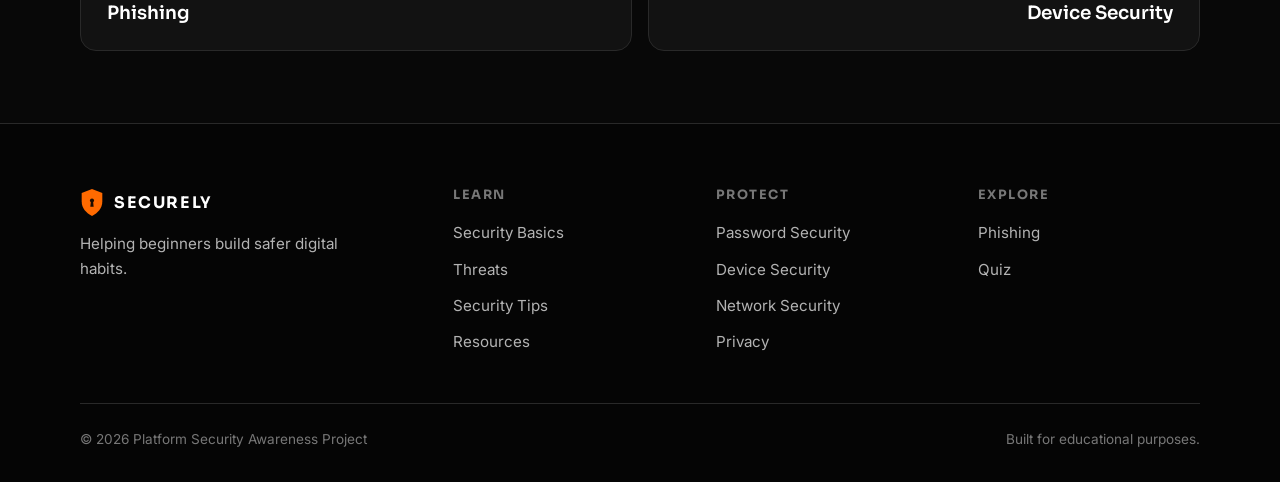
<file: platform-security1/platform-security/pages/passwords.html>
<!DOCTYPE html>
<html lang="en">
<head>
  <meta charset="UTF-8">
  <meta name="viewport" content="width=device-width, initial-scale=1">
  <title>Password Security — SECURELY</title>
  <meta name="description" content="How to create strong passwords, why you shouldn't reuse them, and how password managers and two-factor authentication help.">
  <link rel="icon" href="../images/icons/favicon.svg" type="image/svg+xml">

  <link rel="preconnect" href="https://fonts.googleapis.com">
  <link rel="preconnect" href="https://fonts.gstatic.com" crossorigin>
  <link href="https://fonts.googleapis.com/css2?family=Inter:wght@400;500;600&family=Sora:wght@600;700&display=swap" rel="stylesheet">

  <link rel="stylesheet" href="../css/style.css">
  <link rel="stylesheet" href="../css/animations.css">
  <link rel="stylesheet" href="../css/responsive.css">

  <script src="../js/main.js" defer></script>
  <script src="../js/interactions.js" defer></script>
</head>

<body data-page="passwords" data-root="../">
  <a class="skip-link" href="#main">Skip to content</a>

  <main id="main">
    <section class="page-hero">
      <div class="container">
        <p class="eyebrow">Protect your accounts</p>
        <h1>Password Security</h1>
        <p class="lead">Don't let one password unlock everything. Strong, unique passwords and a second step make a big difference.</p>

        <div class="pill-row" aria-label="On this page">
          <a class="pill" href="#strong-passwords">Strong Passwords</a>
          <a class="pill" href="#reuse">Don't Reuse</a>
          <a class="pill" href="#password-managers">Password Managers</a>
          <a class="pill" href="#two-factor">Two-Factor Authentication</a>
        </div>
      </div>
    </section>

    <!-- Strong passwords -->
    <section class="section" id="strong-passwords">
      <div class="container">
        <div class="section-head reveal">
          <p class="eyebrow">🔑 Strong passwords</p>
          <h2>Longer beats clever</h2>
          <p class="lead">A password is only as good as it is hard to guess. Length matters most: aim for at least 12 characters, and longer is better.</p>
        </div>

        <div class="grid grid-2">
          <article class="card reveal">
            <span class="compare-tag bad">Weak</span>
            <span class="sample">juan2005</span>
            <span class="sample">password123</span>
            <p>Names, birth years and common words are the first things attackers try. Short passwords can be guessed quickly.</p>
          </article>

          <article class="card reveal">
            <span class="compare-tag good">Strong</span>
            <span class="sample">purple-tricycle-mango-rain</span>
            <span class="sample">MyDogEatsTwoBananasAtNoon!</span>
            <p>A few random words, or a long sentence only you would think of, is long, hard to guess and still easy to remember. Make up your own: don't copy these examples.</p>
          </article>
        </div>

        <div class="card reveal" style="margin-top: 20px">
          <h3>Quick rules</h3>
          <ul class="list-check">
            <li>Use a long password or a passphrase of several random words</li>
            <li>Avoid names, birthdays, pet names, your school or anything on your social media</li>
            <li>Use a different password for every account</li>
            <li>Change a password if you think it was leaked or shared</li>
          </ul>
        </div>
      </div>
    </section>

    <!-- Don't reuse -->
    <section class="section section-alt" id="reuse">
      <div class="container split">
        <div class="prose reveal">
          <p class="eyebrow">🔄 Don't reuse passwords</p>
          <h2>One leak can open many doors</h2>
          <p>When a website is hacked, the stolen email and password lists are often tried on other sites. If you reused the same password, the attacker gets into those accounts too, and your email is the most dangerous one to lose.</p>
          <p>A different password for each account keeps a single leak from spreading.</p>
        </div>

        <div class="card reveal">
          <h3>How one reused password spreads</h3>
          <ol class="steps">
            <li>A small website you used gets hacked and your password leaks.</li>
            <li>The attacker tries the same email and password on your email, social media and other accounts.</li>
            <li>Every account that shares that password is now at risk.</li>
          </ol>
        </div>
      </div>
    </section>

    <!-- Password managers -->
    <section class="section" id="password-managers">
      <div class="container split">
        <div class="prose reveal">
          <p class="eyebrow">🗝️ Password managers</p>
          <h2>Remember one, store the rest</h2>
          <p>Nobody can remember dozens of long, unique passwords. A password manager is an app that creates them, stores them securely and fills them in for you. You only need to remember one strong master password.</p>
          <p>Many phones and browsers have one built in, and there are well-known standalone apps too. Choose one from a source you trust.</p>
        </div>

        <div class="card reveal">
          <h3>Using one safely</h3>
          <ul class="list-check">
            <li>Make the master password long and unique, and never reuse it</li>
            <li>Turn on two-factor authentication for the manager itself</li>
            <li>Don't keep passwords in a notes app or a message to yourself</li>
            <li>Start with your email and your most important accounts</li>
          </ul>
        </div>
      </div>
    </section>

    <!-- 2FA -->
    <section class="section section-alt" id="two-factor">
      <div class="container">
        <div class="section-head reveal">
          <p class="eyebrow">🔐 Two-factor authentication</p>
          <h2>Something you know + something you have</h2>
          <p class="lead">Two-factor authentication (2FA) asks for a second proof that it's really you, even if someone has your password.</p>
        </div>

        <div class="pw-card reveal" style="max-width: 640px; margin: 0 auto 32px">
          <div class="pw-equation">
            <span>🔑 Password</span><span class="op">+</span><span>📱 Verification code</span><span class="op">=</span><span>Extra protection</span>
          </div>
        </div>

        <div class="grid grid-3">
          <article class="card reveal">
            <h3>Authenticator app</h3>
            <p>Creates a new short-lived code on your phone. A good, widely available choice.</p>
          </article>
          <article class="card reveal">
            <h3>Text message code</h3>
            <p>Sent to your phone number. Not as strong as an app, but much better than no second step.</p>
          </article>
          <article class="card reveal">
            <h3>Security key</h3>
            <p>A small physical key you plug in or tap. One of the strongest options, for accounts that matter most.</p>
          </article>
        </div>

        <div class="callout reveal">
          <p><strong>Never share your verification codes.</strong> Anyone who asks for one, even someone claiming to be support, is trying to get into your account. Save your backup codes somewhere safe in case you lose your phone.</p>
        </div>
      </div>
    </section>
  </main>
</body>
</html>
</file>
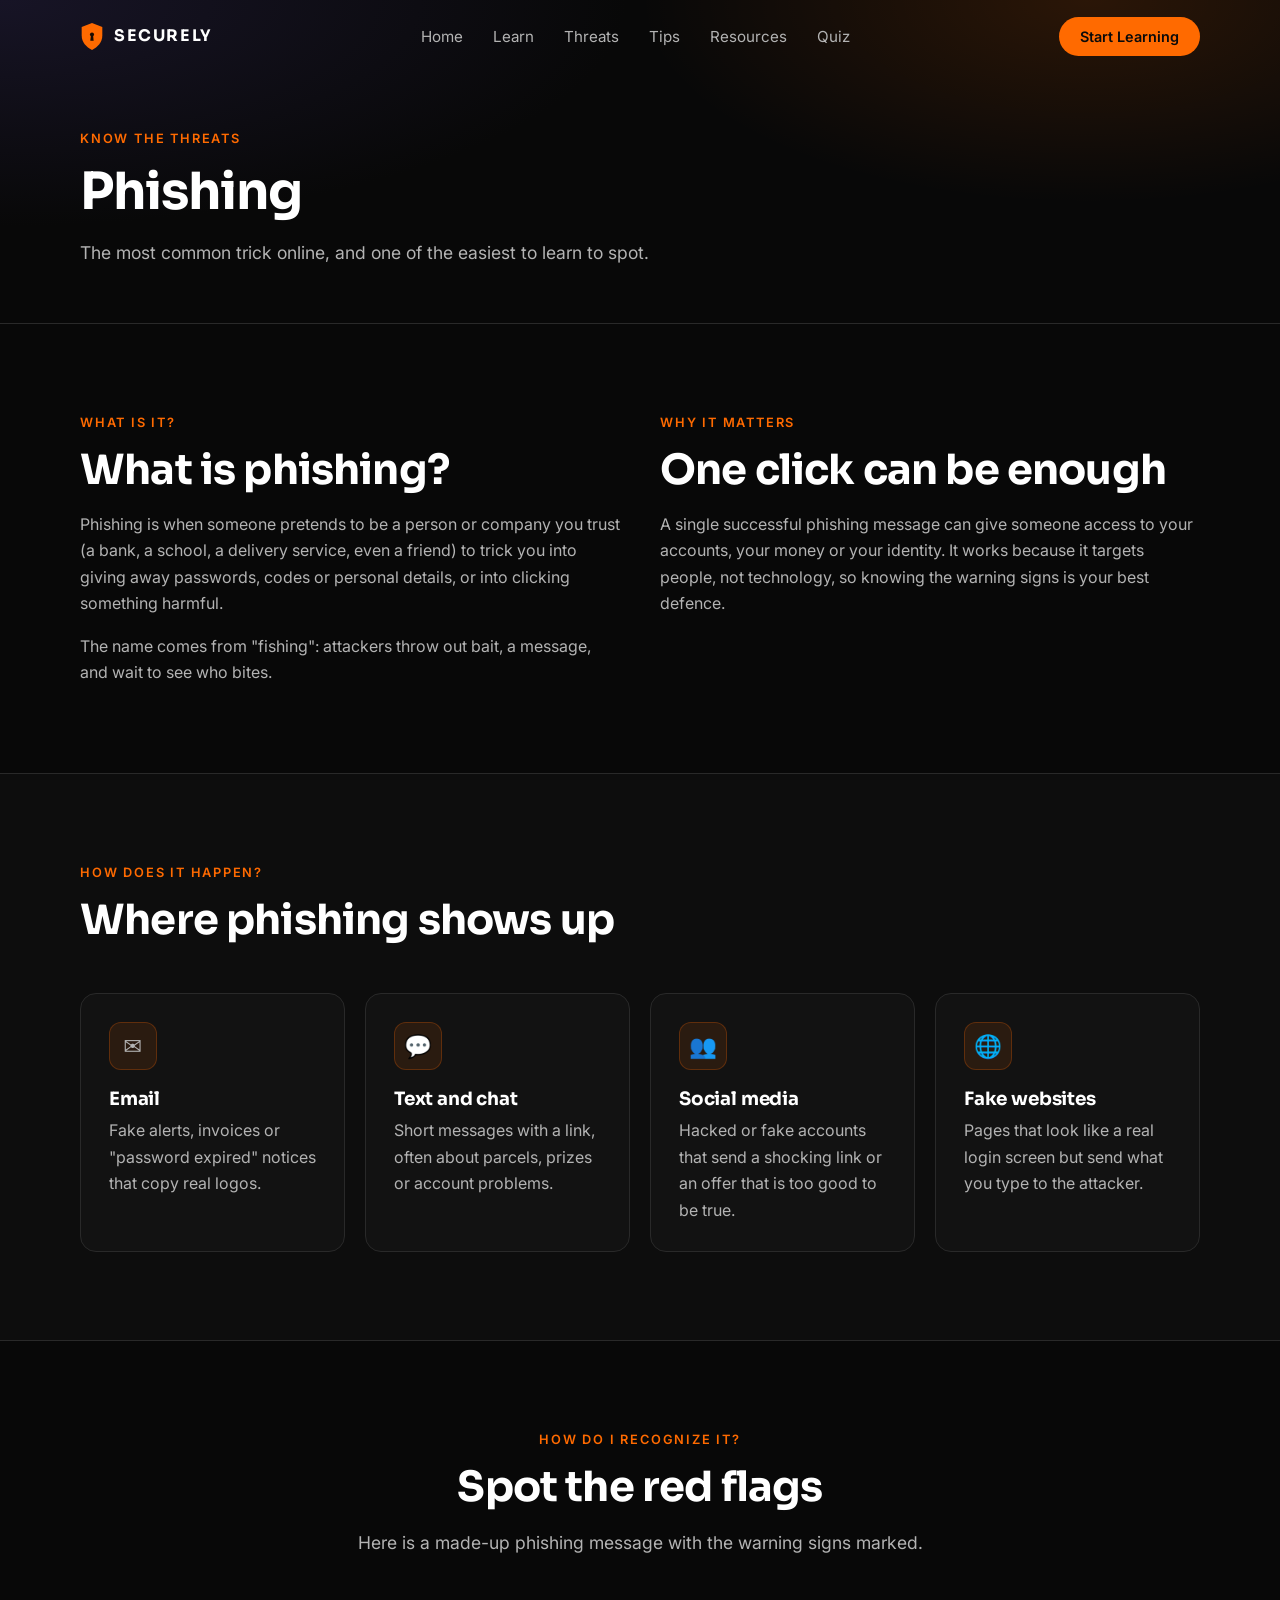
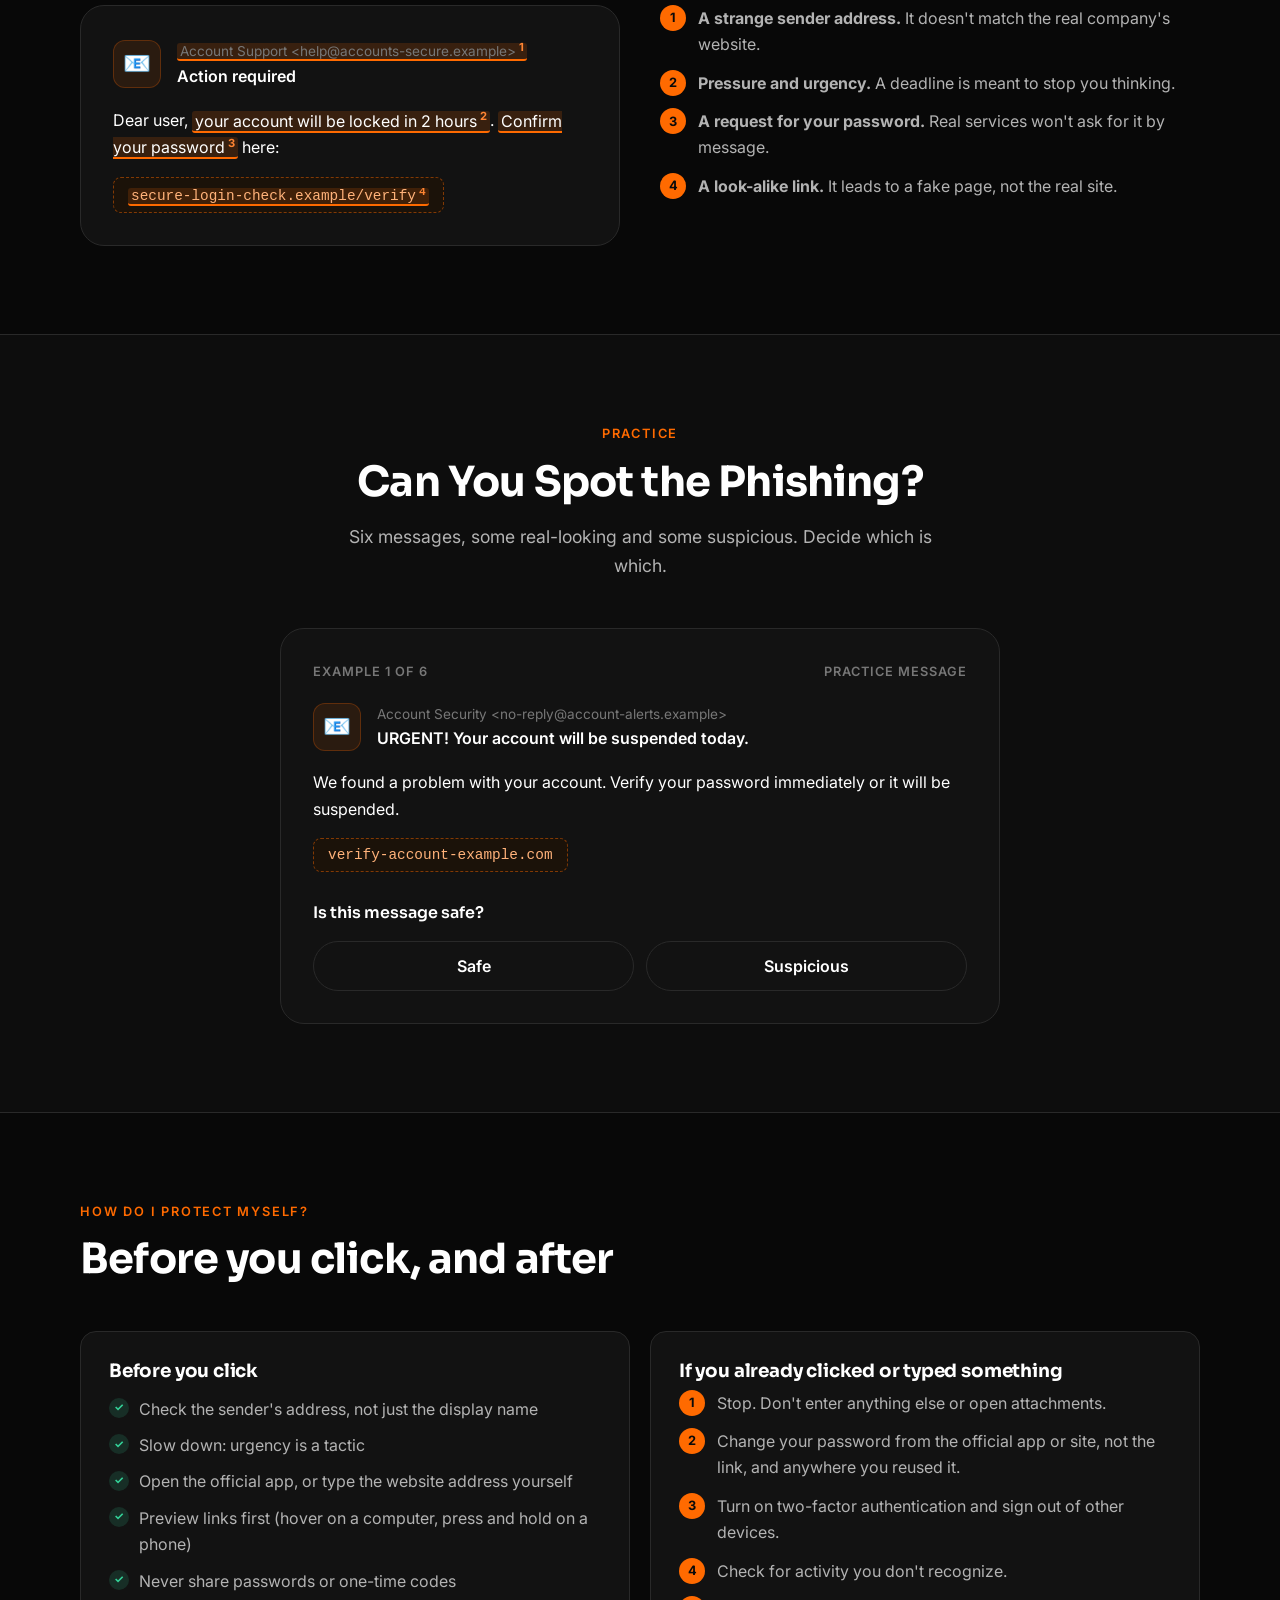
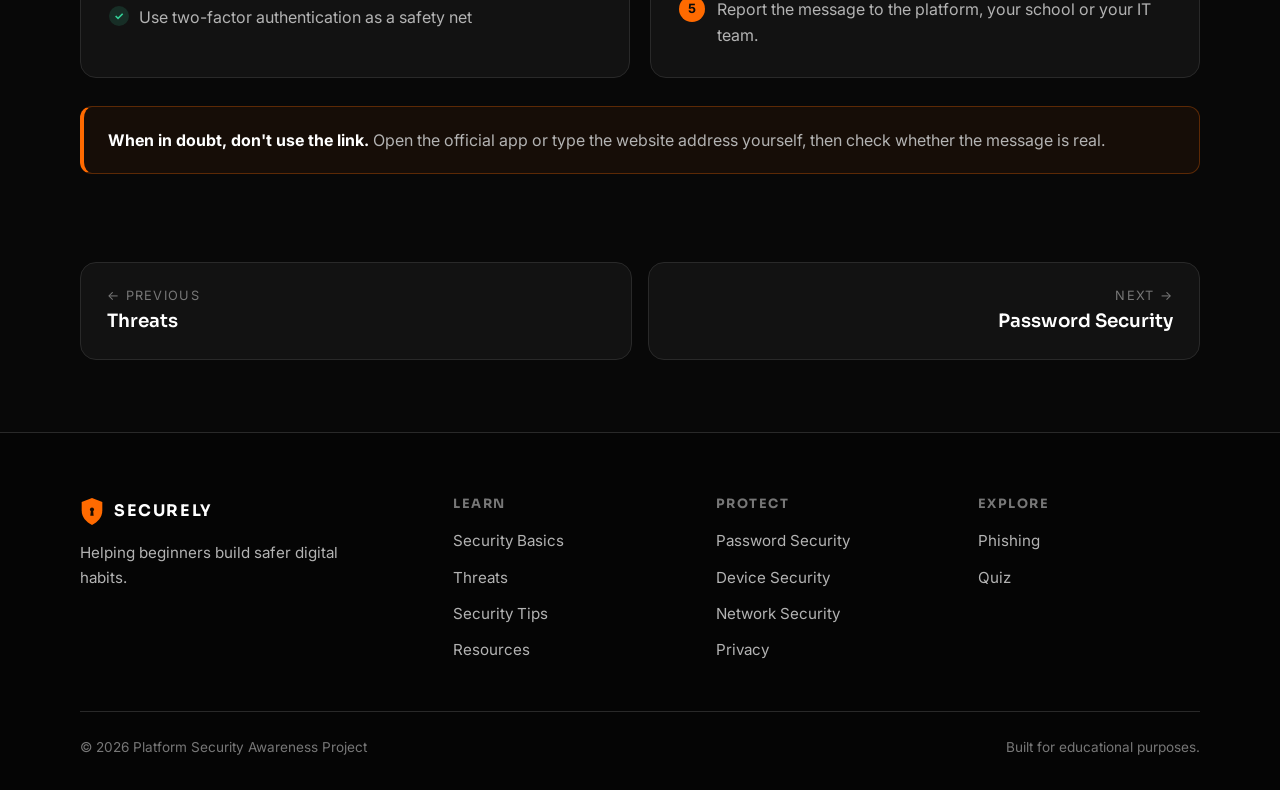
<file: platform-security1/platform-security/pages/phishing.html>
<!DOCTYPE html>
<html lang="en">
<head>
  <meta charset="UTF-8">
  <meta name="viewport" content="width=device-width, initial-scale=1">
  <title>Phishing — SECURELY</title>
  <meta name="description" content="What phishing is, how to spot the warning signs, and a practice quiz with real-looking messages.">
  <link rel="icon" href="../images/icons/favicon.svg" type="image/svg+xml">

  <link rel="preconnect" href="https://fonts.googleapis.com">
  <link rel="preconnect" href="https://fonts.gstatic.com" crossorigin>
  <link href="https://fonts.googleapis.com/css2?family=Inter:wght@400;500;600&family=Sora:wght@600;700&display=swap" rel="stylesheet">

  <link rel="stylesheet" href="../css/style.css">
  <link rel="stylesheet" href="../css/animations.css">
  <link rel="stylesheet" href="../css/responsive.css">

  <script src="../js/main.js" defer></script>
  <script src="../js/interactions.js" defer></script>
</head>

<body data-page="phishing" data-root="../">
  <a class="skip-link" href="#main">Skip to content</a>

  <main id="main">
    <section class="page-hero">
      <div class="container">
        <p class="eyebrow">Know the threats</p>
        <h1>Phishing</h1>
        <p class="lead">The most common trick online, and one of the easiest to learn to spot.</p>
      </div>
    </section>

    <!-- What & why -->
    <section class="section">
      <div class="container split">
        <div class="prose reveal">
          <p class="eyebrow">What is it?</p>
          <h2>What is phishing?</h2>
          <p>Phishing is when someone pretends to be a person or company you trust (a bank, a school, a delivery service, even a friend) to trick you into giving away passwords, codes or personal details, or into clicking something harmful.</p>
          <p>The name comes from "fishing": attackers throw out bait, a message, and wait to see who bites.</p>
        </div>

        <div class="prose reveal">
          <p class="eyebrow">Why it matters</p>
          <h2>One click can be enough</h2>
          <p>A single successful phishing message can give someone access to your accounts, your money or your identity. It works because it targets people, not technology, so knowing the warning signs is your best defence.</p>
        </div>
      </div>
    </section>

    <!-- How -->
    <section class="section section-alt">
      <div class="container">
        <div class="section-head reveal">
          <p class="eyebrow">How does it happen?</p>
          <h2>Where phishing shows up</h2>
        </div>

        <div class="grid grid-4">
          <article class="card reveal">
            <span class="icon-tile" aria-hidden="true">✉️</span>
            <h3>Email</h3>
            <p>Fake alerts, invoices or "password expired" notices that copy real logos.</p>
          </article>
          <article class="card reveal">
            <span class="icon-tile" aria-hidden="true">💬</span>
            <h3>Text and chat</h3>
            <p>Short messages with a link, often about parcels, prizes or account problems.</p>
          </article>
          <article class="card reveal">
            <span class="icon-tile" aria-hidden="true">👥</span>
            <h3>Social media</h3>
            <p>Hacked or fake accounts that send a shocking link or an offer that is too good to be true.</p>
          </article>
          <article class="card reveal">
            <span class="icon-tile" aria-hidden="true">🌐</span>
            <h3>Fake websites</h3>
            <p>Pages that look like a real login screen but send what you type to the attacker.</p>
          </article>
        </div>
      </div>
    </section>

    <!-- Red flags -->
    <section class="section">
      <div class="container">
        <div class="section-head center reveal">
          <p class="eyebrow">How do I recognize it?</p>
          <h2>Spot the red flags</h2>
          <p class="lead">Here is a made-up phishing message with the warning signs marked.</p>
        </div>

        <div class="split">
          <div class="msg-card reveal" aria-label="Example phishing message">
            <div class="msg-head">
              <span class="icon-tile" aria-hidden="true">📧</span>
              <div>
                <p class="msg-from"><mark class="flag">Account Support &lt;help@accounts-secure.example&gt;<sup>1</sup></mark></p>
                <p class="msg-subject">Action required</p>
              </div>
            </div>
            <p class="msg-body">Dear user, <mark class="flag">your account will be locked in 2 hours<sup>2</sup></mark>. <mark class="flag">Confirm your password<sup>3</sup></mark> here:</p>
            <span class="msg-link"><mark class="flag">secure-login-check.example/verify<sup>4</sup></mark></span>
          </div>

          <ol class="steps reveal">
            <li><strong>A strange sender address.</strong> It doesn't match the real company's website.</li>
            <li><strong>Pressure and urgency.</strong> A deadline is meant to stop you thinking.</li>
            <li><strong>A request for your password.</strong> Real services won't ask for it by message.</li>
            <li><strong>A look-alike link.</strong> It leads to a fake page, not the real site.</li>
          </ol>
        </div>
      </div>
    </section>

    <!-- Practice -->
    <section class="section section-alt" id="practice">
      <div class="container">
        <div class="section-head center reveal">
          <p class="eyebrow">Practice</p>
          <h2>Can You Spot the Phishing?</h2>
          <p class="lead">Six messages, some real-looking and some suspicious. Decide which is which.</p>
        </div>

        <div class="msg-card reveal" data-practice="phishing">
          <noscript><p class="note">Turn on JavaScript to try this practice.</p></noscript>
        </div>
      </div>
    </section>

    <!-- Protect -->
    <section class="section">
      <div class="container">
        <div class="section-head reveal">
          <p class="eyebrow">How do I protect myself?</p>
          <h2>Before you click, and after</h2>
        </div>

        <div class="grid grid-2">
          <article class="card reveal">
            <h3>Before you click</h3>
            <ul class="list-check">
              <li>Check the sender's address, not just the display name</li>
              <li>Slow down: urgency is a tactic</li>
              <li>Open the official app, or type the website address yourself</li>
              <li>Preview links first (hover on a computer, press and hold on a phone)</li>
              <li>Never share passwords or one-time codes</li>
              <li>Use two-factor authentication as a safety net</li>
            </ul>
          </article>

          <article class="card reveal">
            <h3>If you already clicked or typed something</h3>
            <ol class="steps">
              <li>Stop. Don't enter anything else or open attachments.</li>
              <li>Change your password from the official app or site, not the link, and anywhere you reused it.</li>
              <li>Turn on two-factor authentication and sign out of other devices.</li>
              <li>Check for activity you don't recognize.</li>
              <li>Report the message to the platform, your school or your IT team.</li>
            </ol>
          </article>
        </div>

        <div class="callout reveal">
          <p><strong>When in doubt, don't use the link.</strong> Open the official app or type the website address yourself, then check whether the message is real.</p>
        </div>
      </div>
    </section>
  </main>
</body>
</html>
</file>
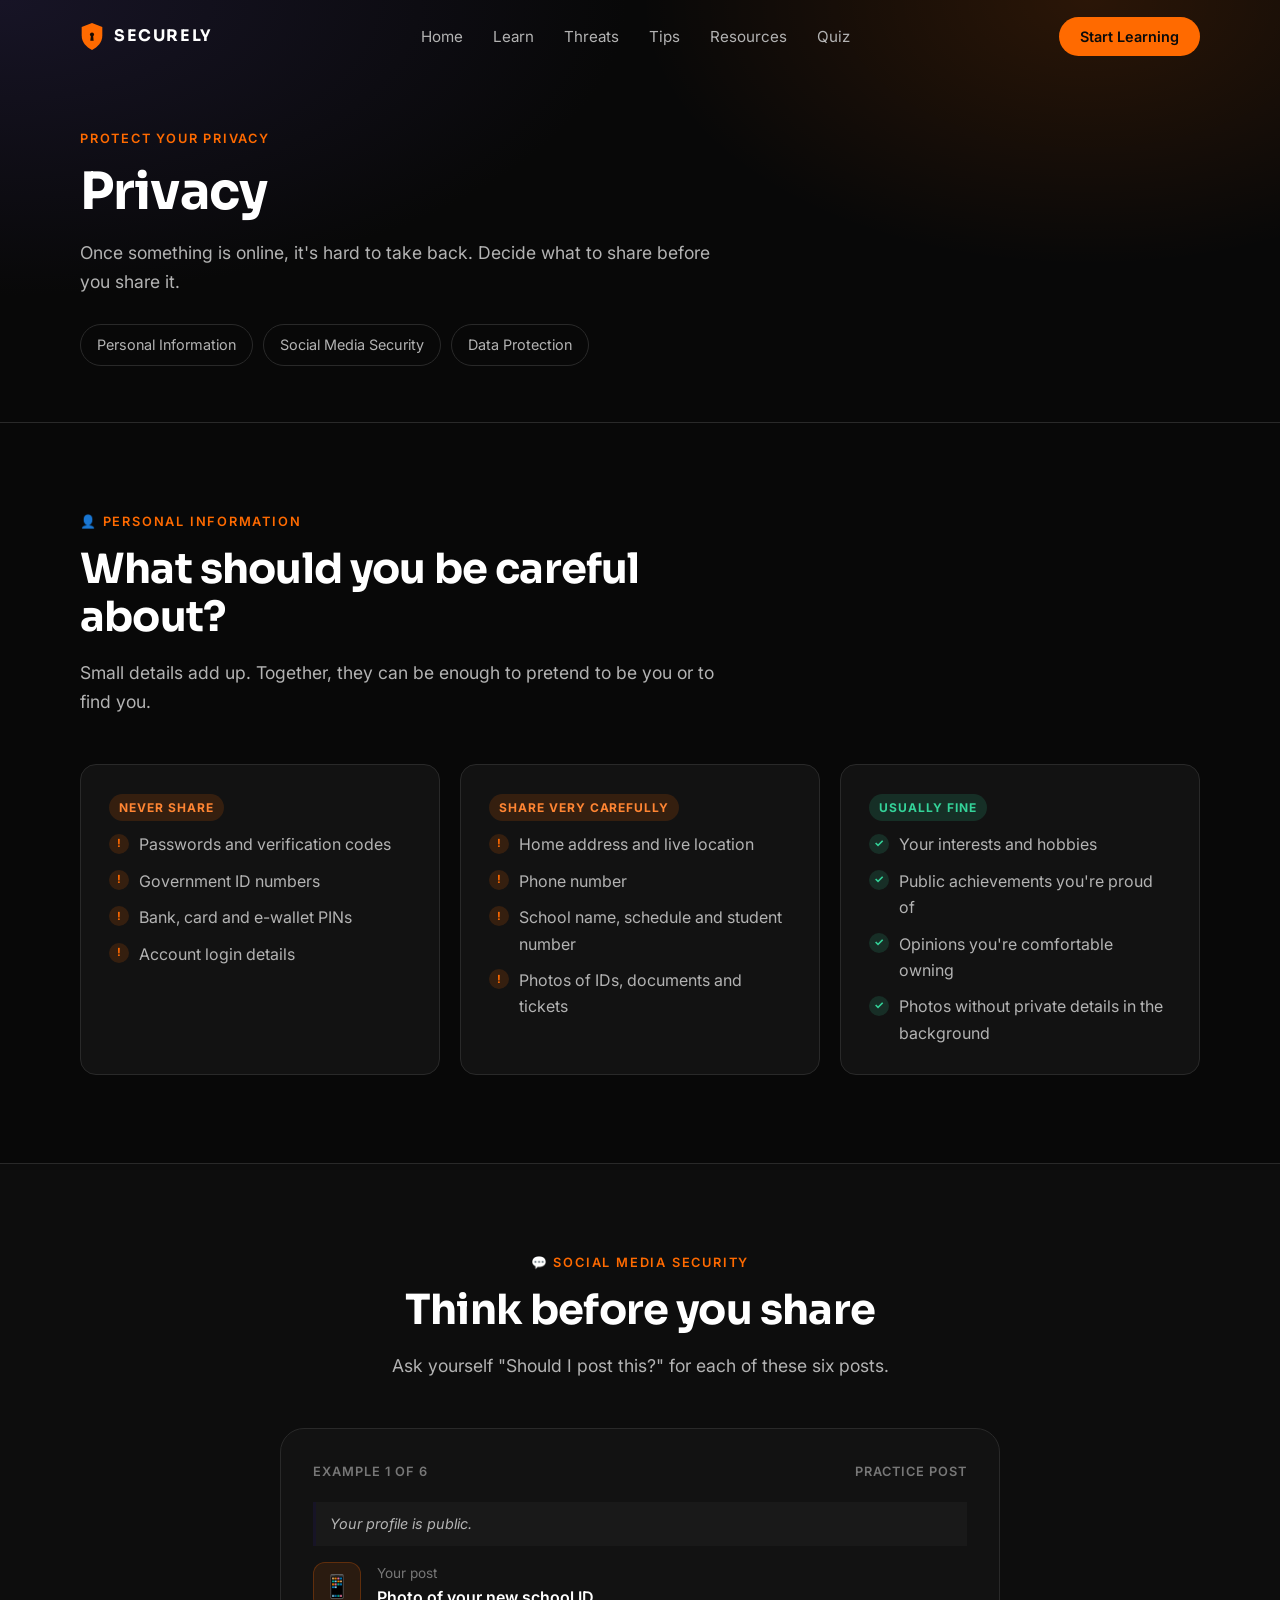
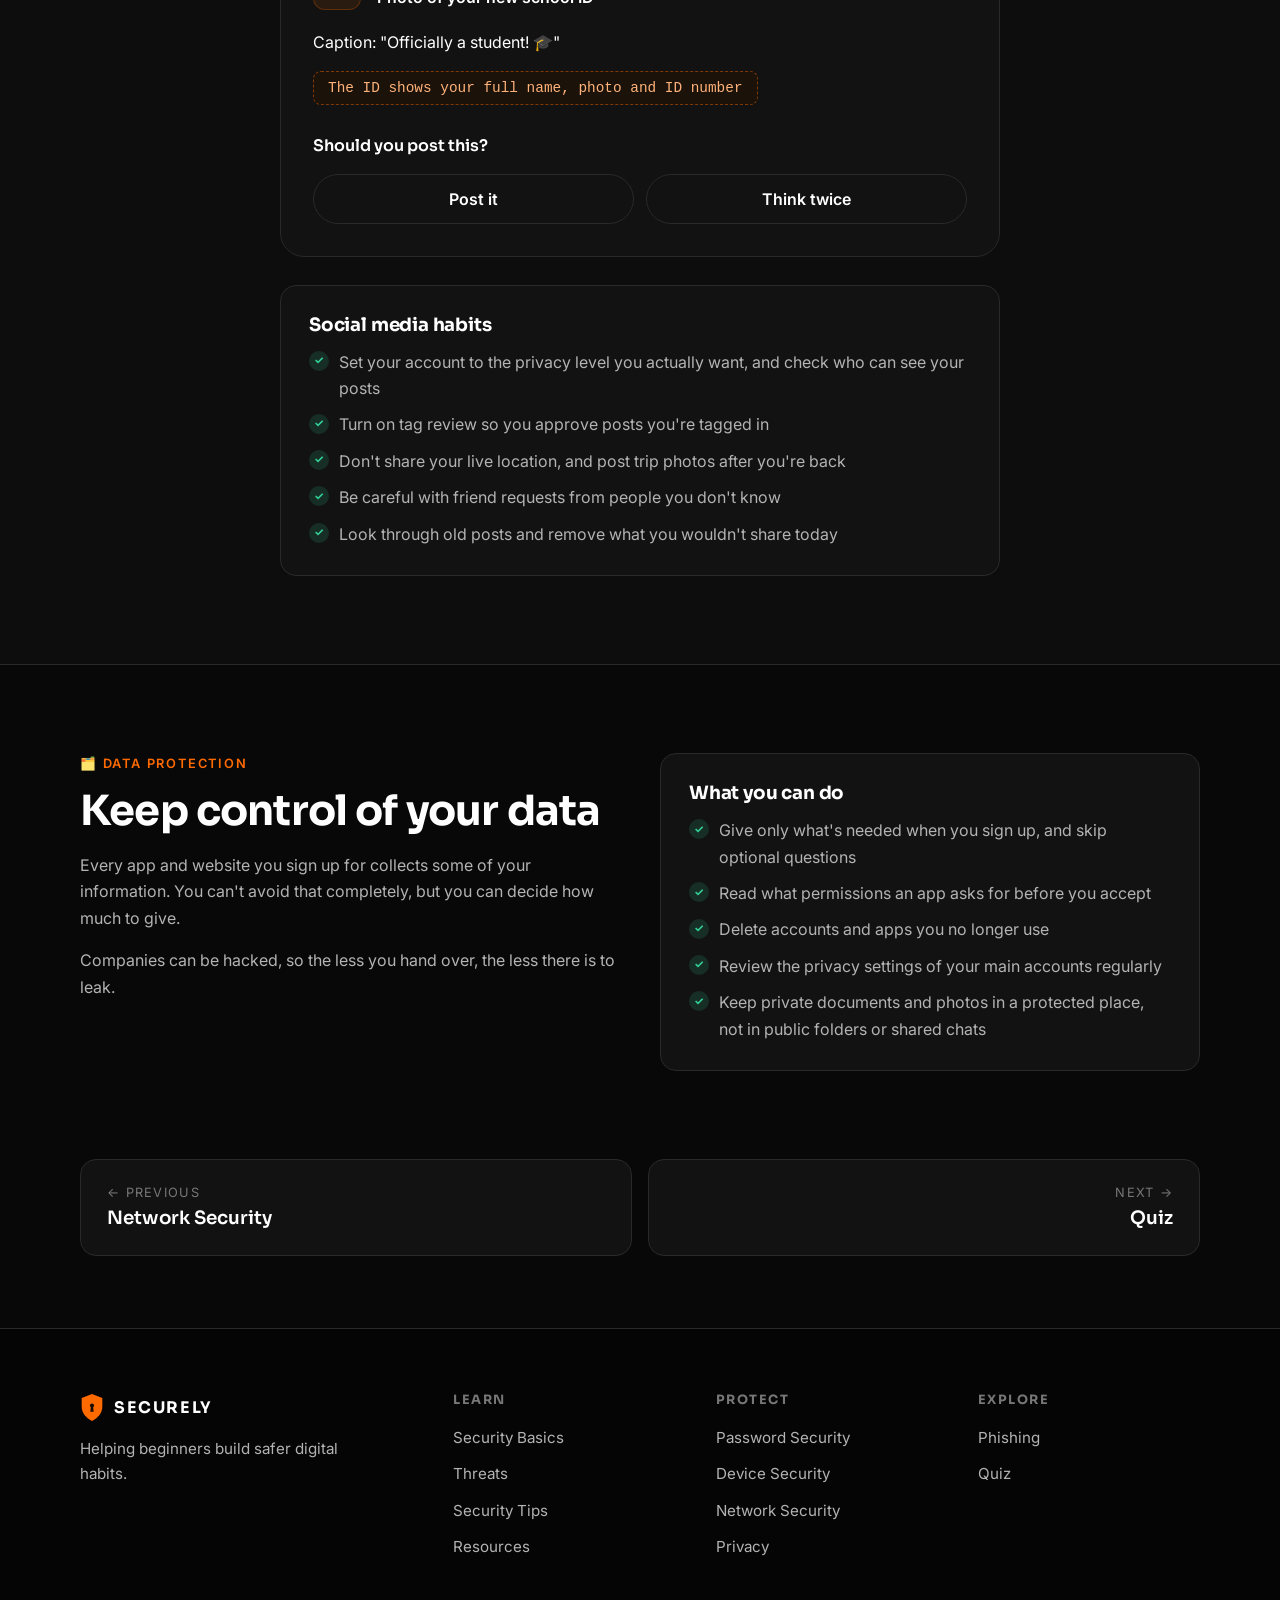
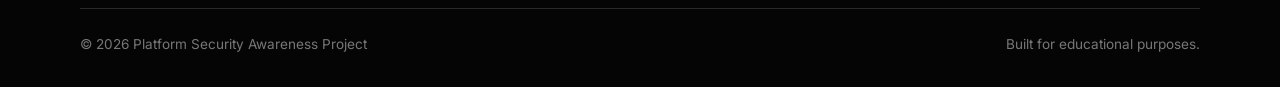
<file: platform-security1/platform-security/pages/privacy.html>
<!DOCTYPE html>
<html lang="en">
<head>
  <meta charset="UTF-8">
  <meta name="viewport" content="width=device-width, initial-scale=1">
  <title>Privacy — SECURELY</title>
  <meta name="description" content="What personal information to protect, how to stay safe on social media, and how to keep control of your data.">
  <link rel="icon" href="../images/icons/favicon.svg" type="image/svg+xml">

  <link rel="preconnect" href="https://fonts.googleapis.com">
  <link rel="preconnect" href="https://fonts.gstatic.com" crossorigin>
  <link href="https://fonts.googleapis.com/css2?family=Inter:wght@400;500;600&family=Sora:wght@600;700&display=swap" rel="stylesheet">

  <link rel="stylesheet" href="../css/style.css">
  <link rel="stylesheet" href="../css/animations.css">
  <link rel="stylesheet" href="../css/responsive.css">

  <script src="../js/main.js" defer></script>
  <script src="../js/interactions.js" defer></script>
</head>

<body data-page="privacy" data-root="../">
  <a class="skip-link" href="#main">Skip to content</a>

  <main id="main">
    <section class="page-hero">
      <div class="container">
        <p class="eyebrow">Protect your privacy</p>
        <h1>Privacy</h1>
        <p class="lead">Once something is online, it's hard to take back. Decide what to share before you share it.</p>

        <div class="pill-row" aria-label="On this page">
          <a class="pill" href="#personal-information">Personal Information</a>
          <a class="pill" href="#social-media">Social Media Security</a>
          <a class="pill" href="#data-protection">Data Protection</a>
        </div>
      </div>
    </section>

    <!-- Personal information -->
    <section class="section" id="personal-information">
      <div class="container">
        <div class="section-head reveal">
          <p class="eyebrow">👤 Personal information</p>
          <h2>What should you be careful about?</h2>
          <p class="lead">Small details add up. Together, they can be enough to pretend to be you or to find you.</p>
        </div>

        <div class="grid grid-3">
          <article class="card reveal">
            <span class="compare-tag bad">Never share</span>
            <ul class="list-warn">
              <li>Passwords and verification codes</li>
              <li>Government ID numbers</li>
              <li>Bank, card and e-wallet PINs</li>
              <li>Account login details</li>
            </ul>
          </article>

          <article class="card reveal">
            <span class="compare-tag bad">Share very carefully</span>
            <ul class="list-warn">
              <li>Home address and live location</li>
              <li>Phone number</li>
              <li>School name, schedule and student number</li>
              <li>Photos of IDs, documents and tickets</li>
            </ul>
          </article>

          <article class="card reveal">
            <span class="compare-tag good">Usually fine</span>
            <ul class="list-check">
              <li>Your interests and hobbies</li>
              <li>Public achievements you're proud of</li>
              <li>Opinions you're comfortable owning</li>
              <li>Photos without private details in the background</li>
            </ul>
          </article>
        </div>
      </div>
    </section>

    <!-- Social media -->
    <section class="section section-alt" id="social-media">
      <div class="container">
        <div class="section-head center reveal">
          <p class="eyebrow">💬 Social media security</p>
          <h2>Think before you share</h2>
          <p class="lead">Ask yourself "Should I post this?" for each of these six posts.</p>
        </div>

        <div class="msg-card reveal" data-practice="share">
          <noscript><p class="note">Turn on JavaScript to try this practice.</p></noscript>
        </div>

        <div class="card reveal" style="max-width: 720px; margin: 28px auto 0">
          <h3>Social media habits</h3>
          <ul class="list-check">
            <li>Set your account to the privacy level you actually want, and check who can see your posts</li>
            <li>Turn on tag review so you approve posts you're tagged in</li>
            <li>Don't share your live location, and post trip photos after you're back</li>
            <li>Be careful with friend requests from people you don't know</li>
            <li>Look through old posts and remove what you wouldn't share today</li>
          </ul>
        </div>
      </div>
    </section>

    <!-- Data protection -->
    <section class="section" id="data-protection">
      <div class="container split">
        <div class="prose reveal">
          <p class="eyebrow">🗂️ Data protection</p>
          <h2>Keep control of your data</h2>
          <p>Every app and website you sign up for collects some of your information. You can't avoid that completely, but you can decide how much to give.</p>
          <p>Companies can be hacked, so the less you hand over, the less there is to leak.</p>
        </div>

        <div class="card reveal">
          <h3>What you can do</h3>
          <ul class="list-check">
            <li>Give only what's needed when you sign up, and skip optional questions</li>
            <li>Read what permissions an app asks for before you accept</li>
            <li>Delete accounts and apps you no longer use</li>
            <li>Review the privacy settings of your main accounts regularly</li>
            <li>Keep private documents and photos in a protected place, not in public folders or shared chats</li>
          </ul>
        </div>
      </div>
    </section>
  </main>
</body>
</html>
</file>
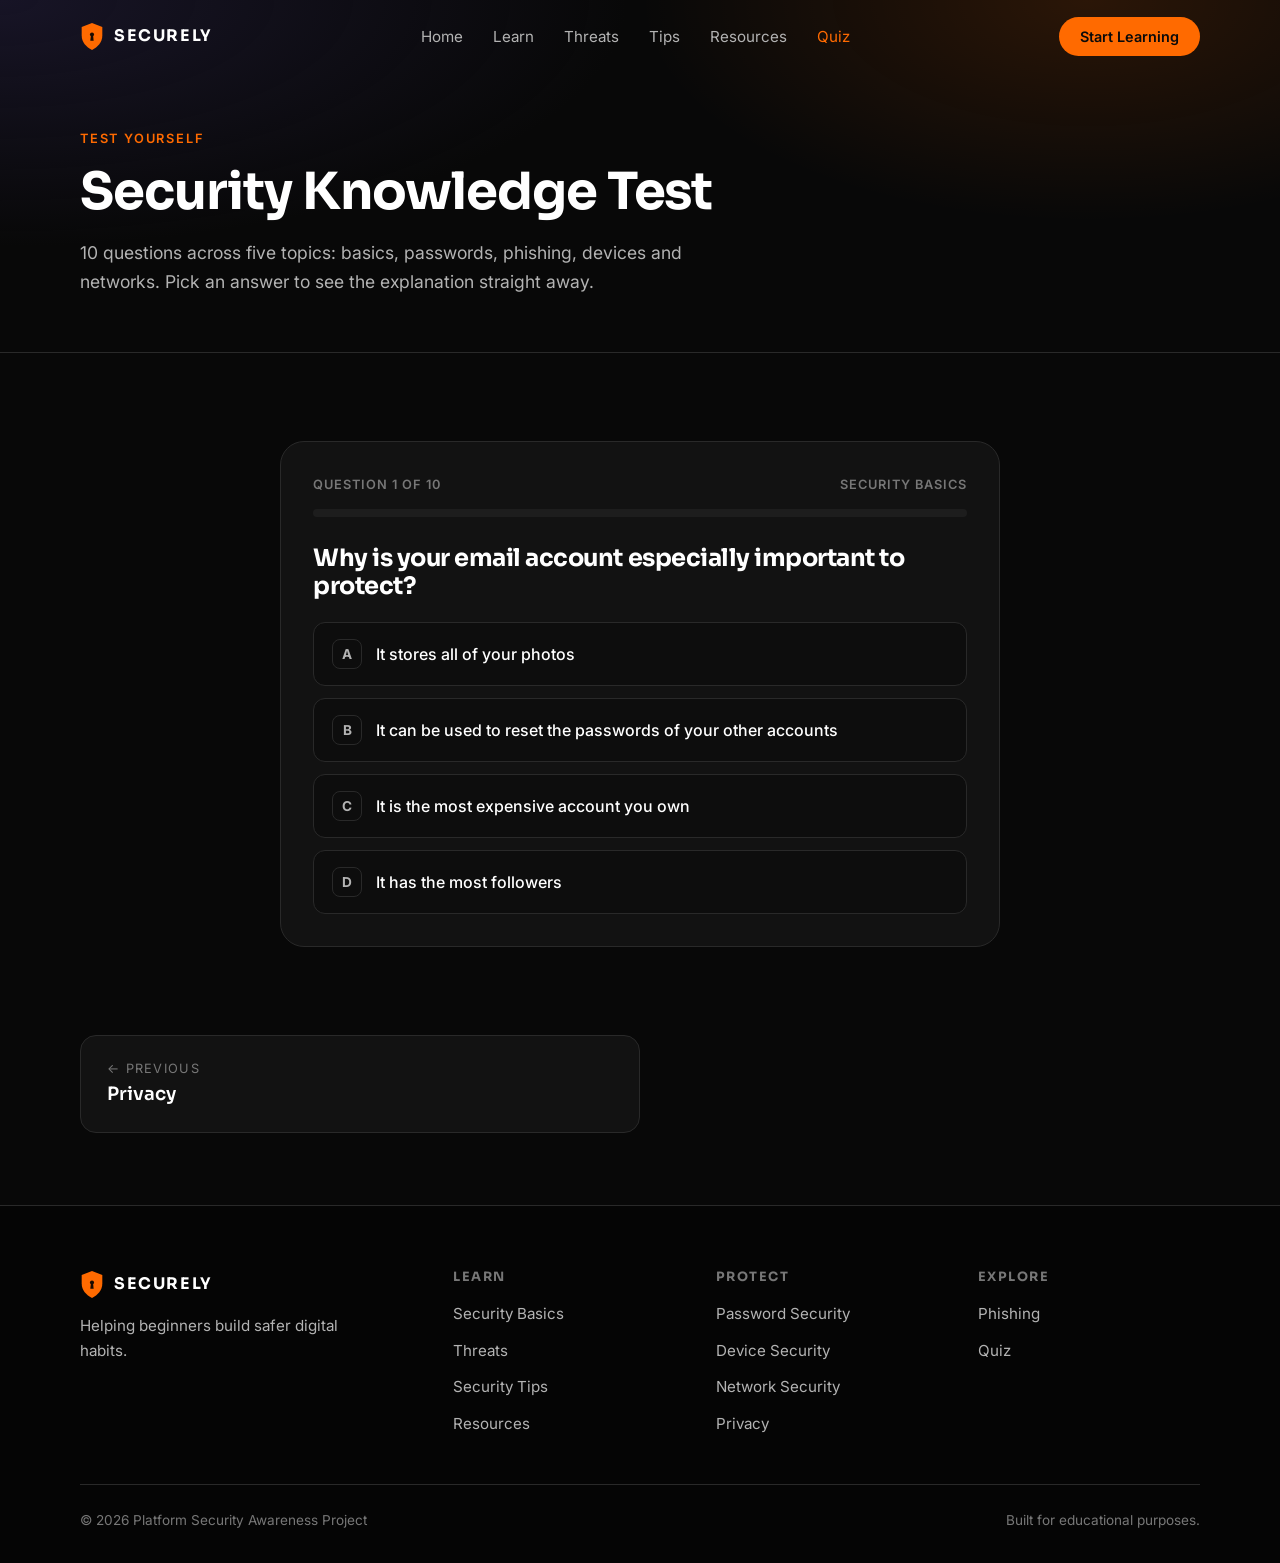
<file: platform-security1/platform-security/pages/quiz.html>
<!DOCTYPE html>
<html lang="en">
<head>
  <meta charset="UTF-8">
  <meta name="viewport" content="width=device-width, initial-scale=1">
  <title>Security Quiz — SECURELY</title>
  <meta name="description" content="Test what you've learned with a 10-question security quiz and see your score.">
  <link rel="icon" href="../images/icons/favicon.svg" type="image/svg+xml">

  <link rel="preconnect" href="https://fonts.googleapis.com">
  <link rel="preconnect" href="https://fonts.gstatic.com" crossorigin>
  <link href="https://fonts.googleapis.com/css2?family=Inter:wght@400;500;600&family=Sora:wght@600;700&display=swap" rel="stylesheet">

  <link rel="stylesheet" href="../css/style.css">
  <link rel="stylesheet" href="../css/animations.css">
  <link rel="stylesheet" href="../css/responsive.css">

  <script src="../js/main.js" defer></script>
  <script src="../js/quiz.js" defer></script>
</head>

<body data-page="quiz" data-root="../">
  <a class="skip-link" href="#main">Skip to content</a>

  <main id="main">
    <section class="page-hero">
      <div class="container">
        <p class="eyebrow">Test yourself</p>
        <h1>Security Knowledge Test</h1>
        <p class="lead">10 questions across five topics: basics, passwords, phishing, devices and networks. Pick an answer to see the explanation straight away.</p>
      </div>
    </section>

    <section class="section">
      <div class="container">
        <!-- quiz.js builds the questions and results inside this card -->
        <div class="quiz-card" data-quiz>
          <noscript><p class="note">Turn on JavaScript to take the quiz.</p></noscript>
        </div>
      </div>
    </section>
  </main>
</body>
</html>
</file>
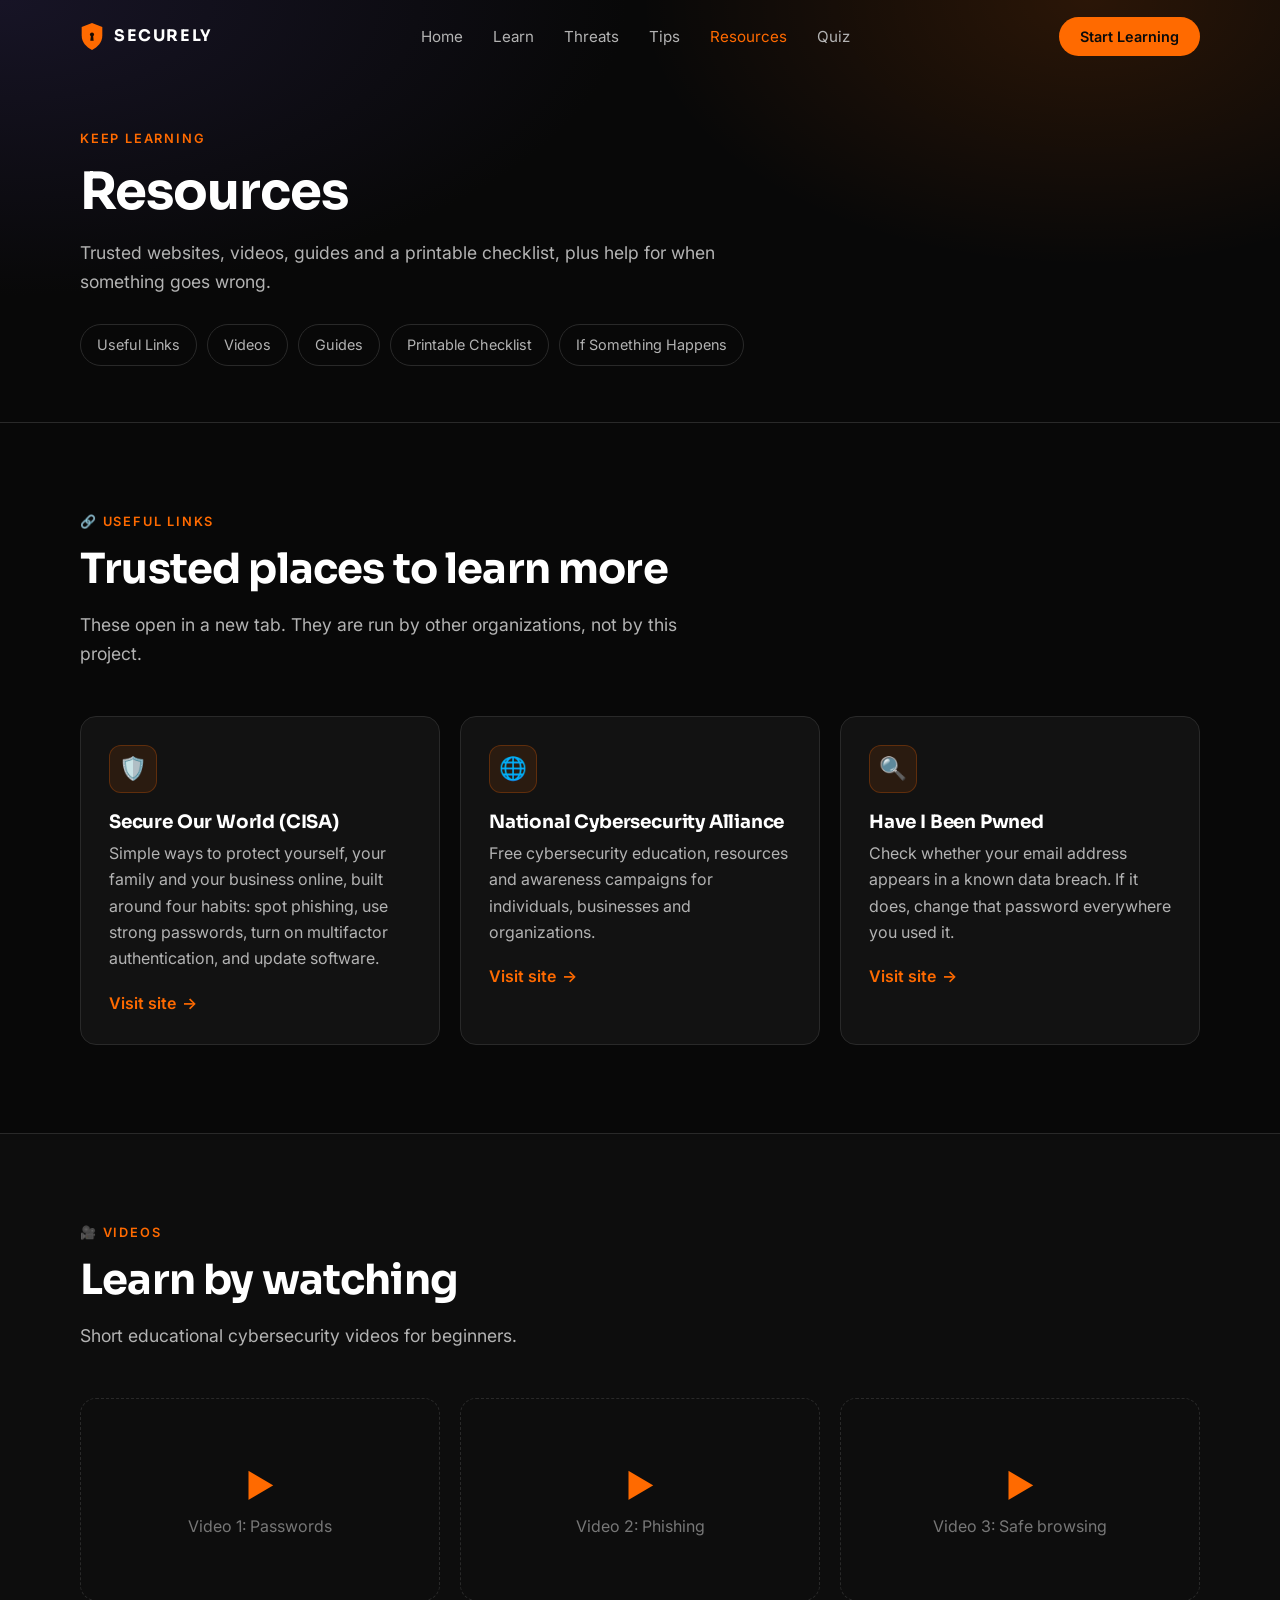
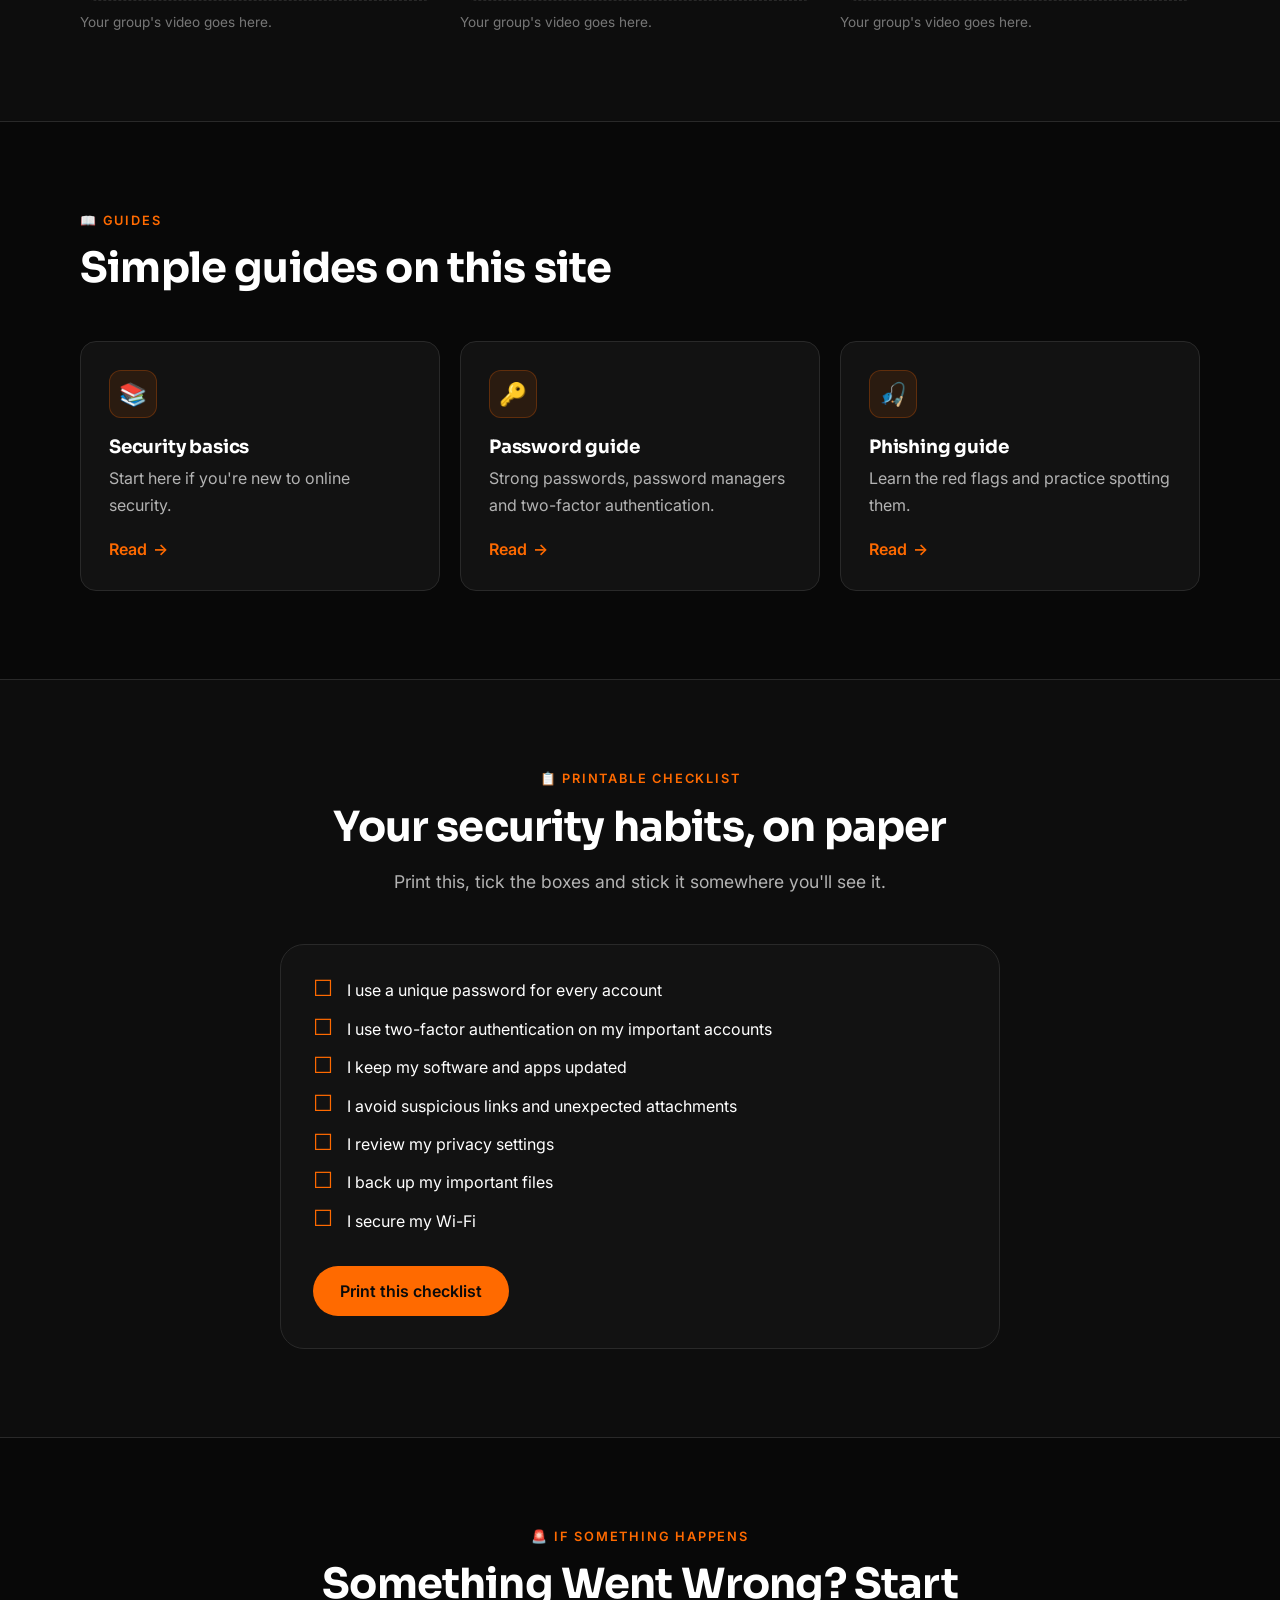
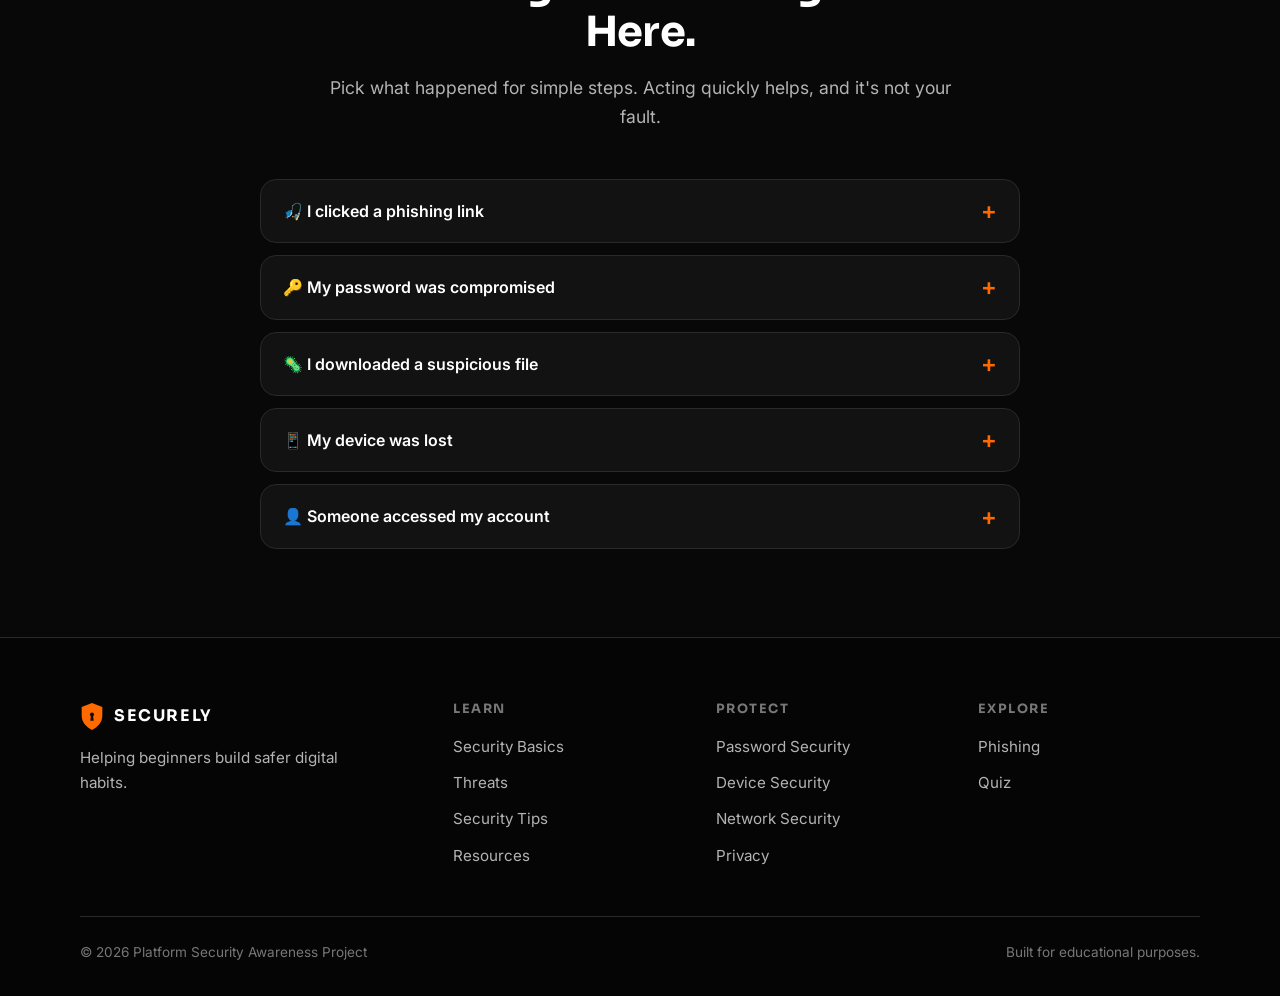
<file: platform-security1/platform-security/pages/resources.html>
<!DOCTYPE html>
<html lang="en">
<head>
  <meta charset="UTF-8">
  <meta name="viewport" content="width=device-width, initial-scale=1">
  <title>Resources — SECURELY</title>
  <meta name="description" content="Trusted security websites, videos, guides, a printable checklist, and step-by-step help for when something goes wrong.">
  <link rel="icon" href="../images/icons/favicon.svg" type="image/svg+xml">

  <link rel="preconnect" href="https://fonts.googleapis.com">
  <link rel="preconnect" href="https://fonts.gstatic.com" crossorigin>
  <link href="https://fonts.googleapis.com/css2?family=Inter:wght@400;500;600&family=Sora:wght@600;700&display=swap" rel="stylesheet">

  <link rel="stylesheet" href="../css/style.css">
  <link rel="stylesheet" href="../css/animations.css">
  <link rel="stylesheet" href="../css/responsive.css">

  <script src="../js/main.js" defer></script>
</head>

<body data-page="resources" data-root="../">
  <a class="skip-link" href="#main">Skip to content</a>

  <main id="main">
    <section class="page-hero">
      <div class="container">
        <p class="eyebrow">Keep learning</p>
        <h1>Resources</h1>
        <p class="lead">Trusted websites, videos, guides and a printable checklist, plus help for when something goes wrong.</p>

        <div class="pill-row" aria-label="On this page">
          <a class="pill" href="#links">Useful Links</a>
          <a class="pill" href="#videos">Videos</a>
          <a class="pill" href="#guides">Guides</a>
          <a class="pill" href="#checklist">Printable Checklist</a>
          <a class="pill" href="#help">If Something Happens</a>
        </div>
      </div>
    </section>

    <!-- Useful links -->
    <section class="section" id="links">
      <div class="container">
        <div class="section-head reveal">
          <p class="eyebrow">🔗 Useful links</p>
          <h2>Trusted places to learn more</h2>
          <p class="lead">These open in a new tab. They are run by other organizations, not by this project.</p>
        </div>

        <div class="grid grid-3">
          <a class="card card-link reveal" href="https://www.cisa.gov/secure-our-world" target="_blank" rel="noopener noreferrer">
            <span class="icon-tile" aria-hidden="true">🛡️</span>
            <h3>Secure Our World (CISA)</h3>
            <p>Simple ways to protect yourself, your family and your business online, built around four habits: spot phishing, use strong passwords, turn on multifactor authentication, and update software.</p>
            <span class="card-cta">Visit site <span class="arrow" aria-hidden="true">→</span></span>
          </a>

          <a class="card card-link reveal" href="https://staysafeonline.org" target="_blank" rel="noopener noreferrer">
            <span class="icon-tile" aria-hidden="true">🌐</span>
            <h3>National Cybersecurity Alliance</h3>
            <p>Free cybersecurity education, resources and awareness campaigns for individuals, businesses and organizations.</p>
            <span class="card-cta">Visit site <span class="arrow" aria-hidden="true">→</span></span>
          </a>

          <a class="card card-link reveal" href="https://haveibeenpwned.com" target="_blank" rel="noopener noreferrer">
            <span class="icon-tile" aria-hidden="true">🔍</span>
            <h3>Have I Been Pwned</h3>
            <p>Check whether your email address appears in a known data breach. If it does, change that password everywhere you used it.</p>
            <span class="card-cta">Visit site <span class="arrow" aria-hidden="true">→</span></span>
          </a>
        </div>
      </div>
    </section>

    <!-- Videos -->
    <section class="section section-alt" id="videos">
      <div class="container">
        <div class="section-head reveal">
          <p class="eyebrow">🎥 Videos</p>
          <h2>Learn by watching</h2>
          <p class="lead">Short educational cybersecurity videos for beginners.</p>
        </div>

        <!--
          HOW TO ADD A YOUTUBE VIDEO
          1. On YouTube, press Share → Embed and copy the video's address (the part after /embed/).
          2. Replace one of the .video-slot blocks below with:

             <div class="video-frame">
               <iframe src="https://www.youtube-nocookie.com/embed/VIDEO_ID"
                       title="Describe the video here" loading="lazy" allowfullscreen></iframe>
             </div>

          Videos need an internet connection to play.
        -->
        <div class="grid grid-3">
          <div class="reveal">
            <div class="video-slot"><div><span aria-hidden="true">▶</span><p>Video 1: Passwords</p></div></div>
            <p class="note" style="margin-top: 10px">Your group's video goes here.</p>
          </div>
          <div class="reveal">
            <div class="video-slot"><div><span aria-hidden="true">▶</span><p>Video 2: Phishing</p></div></div>
            <p class="note" style="margin-top: 10px">Your group's video goes here.</p>
          </div>
          <div class="reveal">
            <div class="video-slot"><div><span aria-hidden="true">▶</span><p>Video 3: Safe browsing</p></div></div>
            <p class="note" style="margin-top: 10px">Your group's video goes here.</p>
          </div>
        </div>
      </div>
    </section>

    <!-- Guides -->
    <section class="section" id="guides">
      <div class="container">
        <div class="section-head reveal">
          <p class="eyebrow">📖 Guides</p>
          <h2>Simple guides on this site</h2>
        </div>

        <div class="grid grid-3">
          <a class="card card-link reveal" href="basics.html">
            <span class="icon-tile" aria-hidden="true">📚</span>
            <h3>Security basics</h3>
            <p>Start here if you're new to online security.</p>
            <span class="card-cta">Read <span class="arrow" aria-hidden="true">→</span></span>
          </a>
          <a class="card card-link reveal" href="passwords.html">
            <span class="icon-tile" aria-hidden="true">🔑</span>
            <h3>Password guide</h3>
            <p>Strong passwords, password managers and two-factor authentication.</p>
            <span class="card-cta">Read <span class="arrow" aria-hidden="true">→</span></span>
          </a>
          <a class="card card-link reveal" href="phishing.html">
            <span class="icon-tile" aria-hidden="true">🎣</span>
            <h3>Phishing guide</h3>
            <p>Learn the red flags and practice spotting them.</p>
            <span class="card-cta">Read <span class="arrow" aria-hidden="true">→</span></span>
          </a>
        </div>
      </div>
    </section>

    <!-- Printable checklist -->
    <section class="section section-alt" id="checklist">
      <div class="container">
        <div class="section-head center reveal">
          <p class="eyebrow">📋 Printable checklist</p>
          <h2>Your security habits, on paper</h2>
          <p class="lead">Print this, tick the boxes and stick it somewhere you'll see it.</p>
        </div>

        <div class="checklist-card reveal">
          <ul class="print-list">
            <li>I use a unique password for every account</li>
            <li>I use two-factor authentication on my important accounts</li>
            <li>I keep my software and apps updated</li>
            <li>I avoid suspicious links and unexpected attachments</li>
            <li>I review my privacy settings</li>
            <li>I back up my important files</li>
            <li>I secure my Wi-Fi</li>
          </ul>
          <div class="btn-row">
            <button class="btn btn-primary" type="button" data-print>Print this checklist</button>
          </div>
        </div>
      </div>
    </section>

    <!-- If something happens -->
    <section class="section" id="help">
      <div class="container">
        <div class="section-head center reveal">
          <p class="eyebrow">🚨 If something happens</p>
          <h2>Something Went Wrong? Start Here.</h2>
          <p class="lead">Pick what happened for simple steps. Acting quickly helps, and it's not your fault.</p>
        </div>

        <div class="acc reveal">
          <details>
            <summary>🎣 I clicked a phishing link</summary>
            <div class="acc-body">
              <ol class="steps">
                <li>Close the page and don't enter anything else.</li>
                <li>If you typed a password, change it right away (from the official app or website), and anywhere you reused it.</li>
                <li>Turn on two-factor authentication and check for activity you don't recognize.</li>
                <li>Run a security scan if you downloaded anything.</li>
                <li>Report the message to the platform, your school or your IT team.</li>
              </ol>
            </div>
          </details>

          <details>
            <summary>🔑 My password was compromised</summary>
            <div class="acc-body">
              <ol class="steps">
                <li>Change that password now, and make it long and unique.</li>
                <li>Change it on any other account where you used the same one.</li>
                <li>Turn on two-factor authentication.</li>
                <li>Sign out of all other devices if the account lets you.</li>
                <li>Consider a password manager so every account gets its own password.</li>
              </ol>
            </div>
          </details>

          <details>
            <summary>🦠 I downloaded a suspicious file</summary>
            <div class="acc-body">
              <ol class="steps">
                <li>Don't open it. If you already did, disconnect from the internet.</li>
                <li>Run a full scan with your security software.</li>
                <li>Delete the file and uninstall anything you don't recognize.</li>
                <li>From a clean device, change the passwords for your important accounts.</li>
                <li>If things still act strangely, ask your school or IT team for help.</li>
              </ol>
            </div>
          </details>

          <details>
            <summary>📱 My device was lost</summary>
            <div class="acc-body">
              <ol class="steps">
                <li>Try to locate, lock or erase it with "Find my device".</li>
                <li>Change the passwords for your email and most important accounts.</li>
                <li>Contact your mobile provider about blocking your SIM.</li>
                <li>If you use banking or e-wallet apps, contact the provider.</li>
                <li>If it was stolen, report it to the police.</li>
              </ol>
            </div>
          </details>

          <details>
            <summary>👤 Someone accessed my account</summary>
            <div class="acc-body">
              <ol class="steps">
                <li>Try to sign in and change your password. If you're locked out, use the platform's account recovery.</li>
                <li>Sign out of all devices and turn on two-factor authentication.</li>
                <li>Check your recovery email and phone number haven't been changed.</li>
                <li>Warn your contacts not to trust strange messages from you.</li>
                <li>Report the problem to the platform's support.</li>
              </ol>
            </div>
          </details>
        </div>
      </div>
    </section>
  </main>
</body>
</html>
</file>
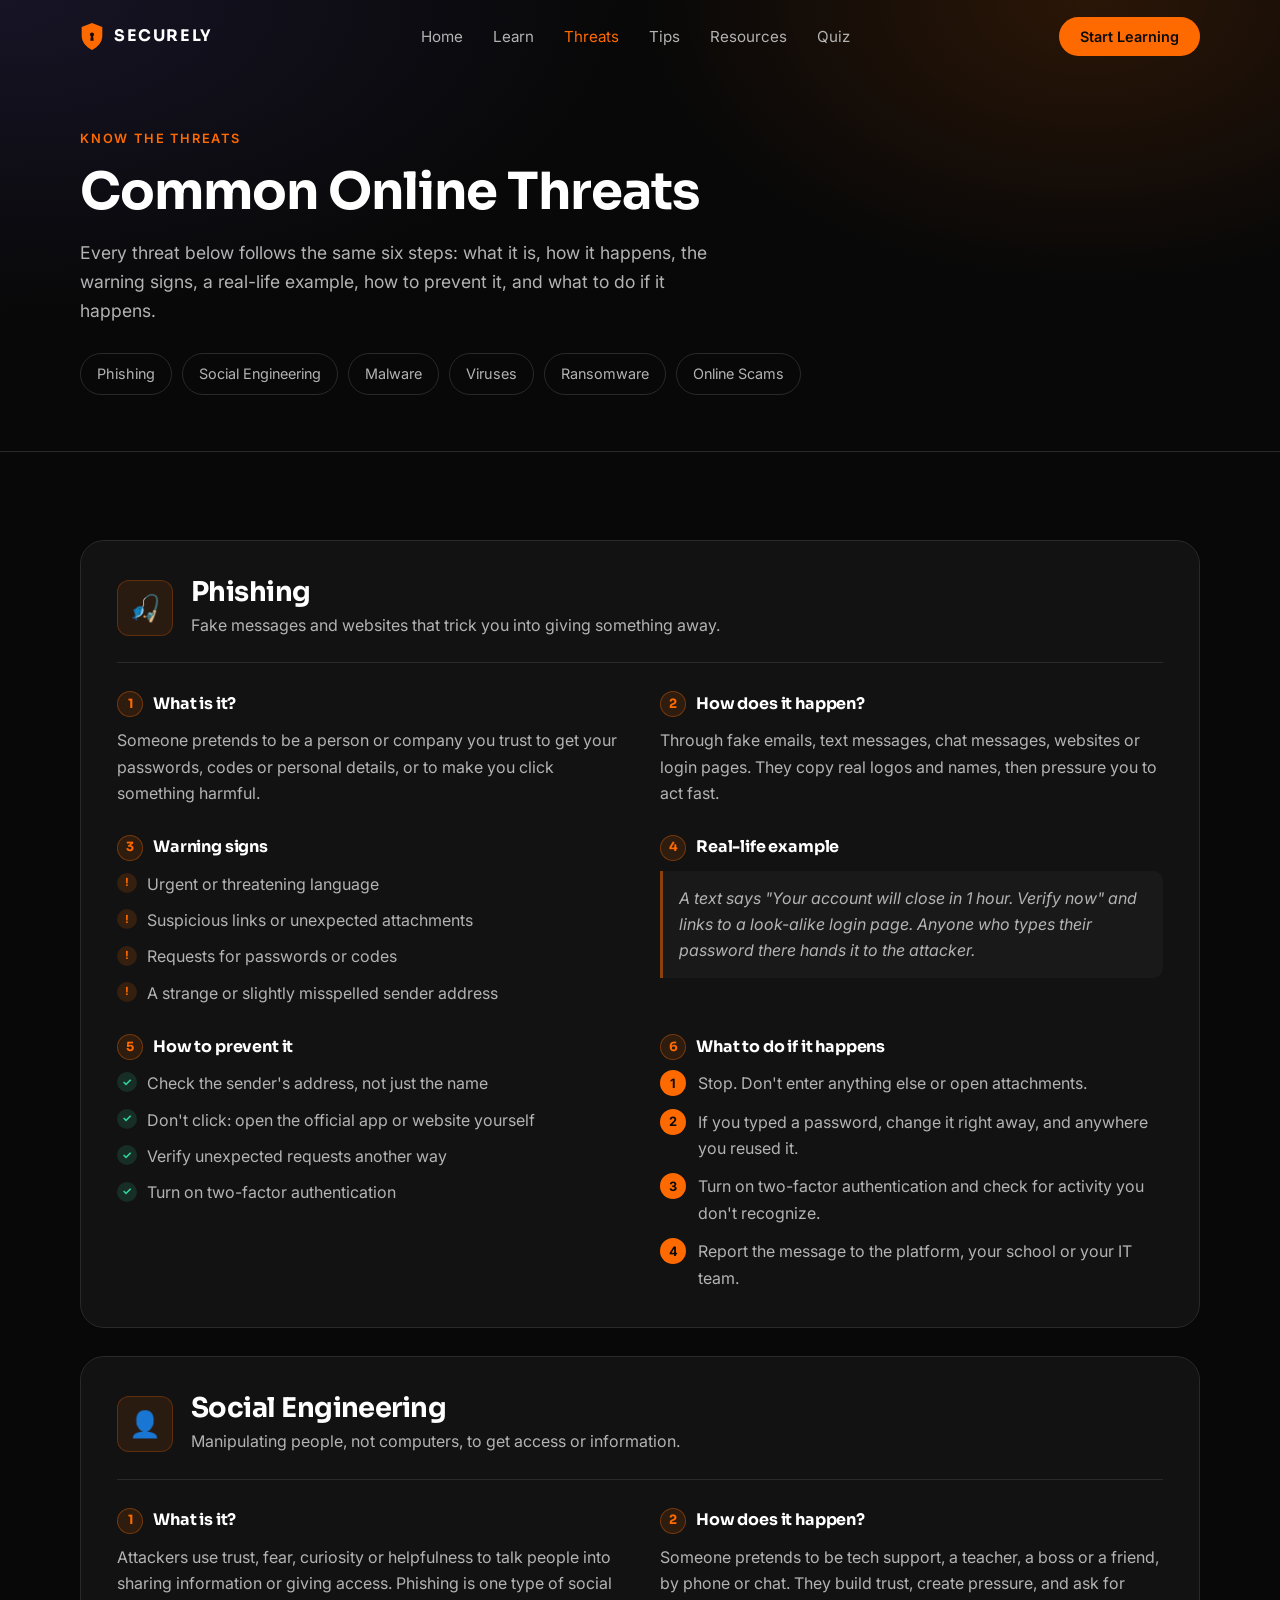
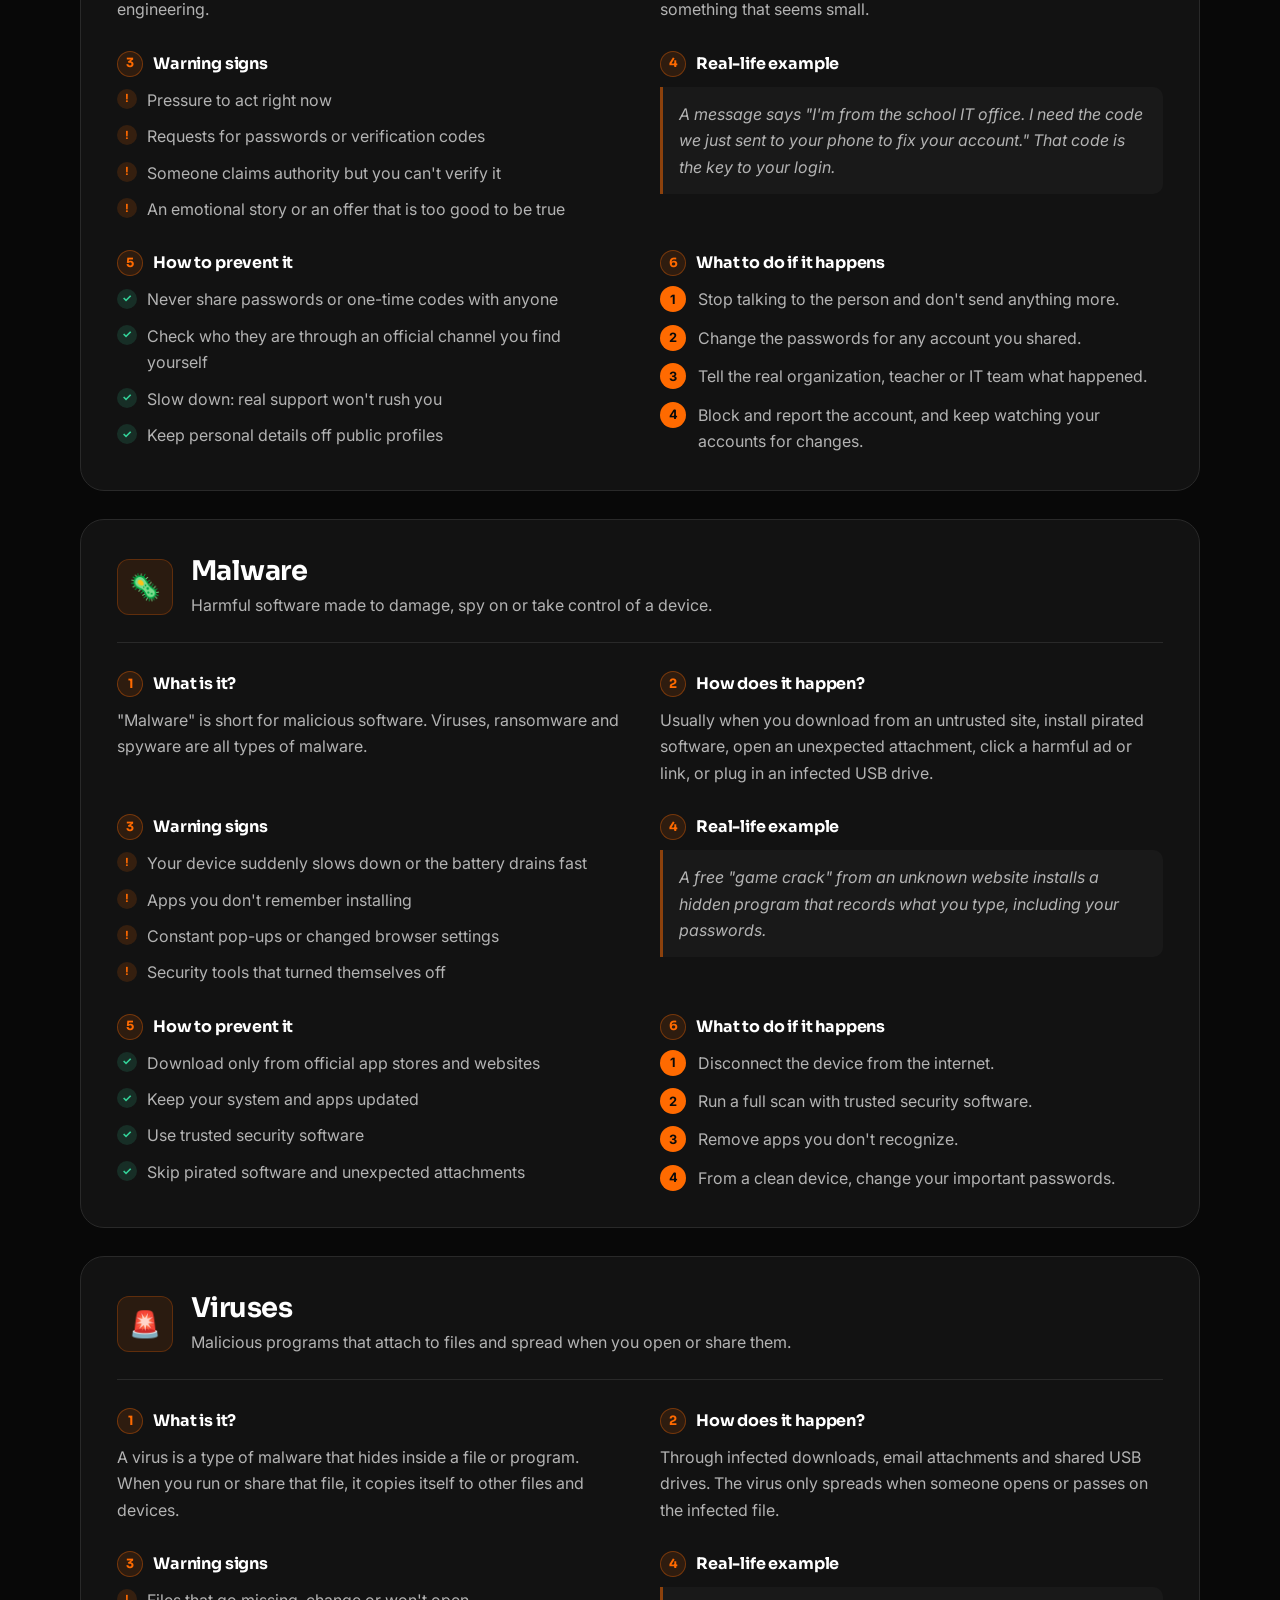
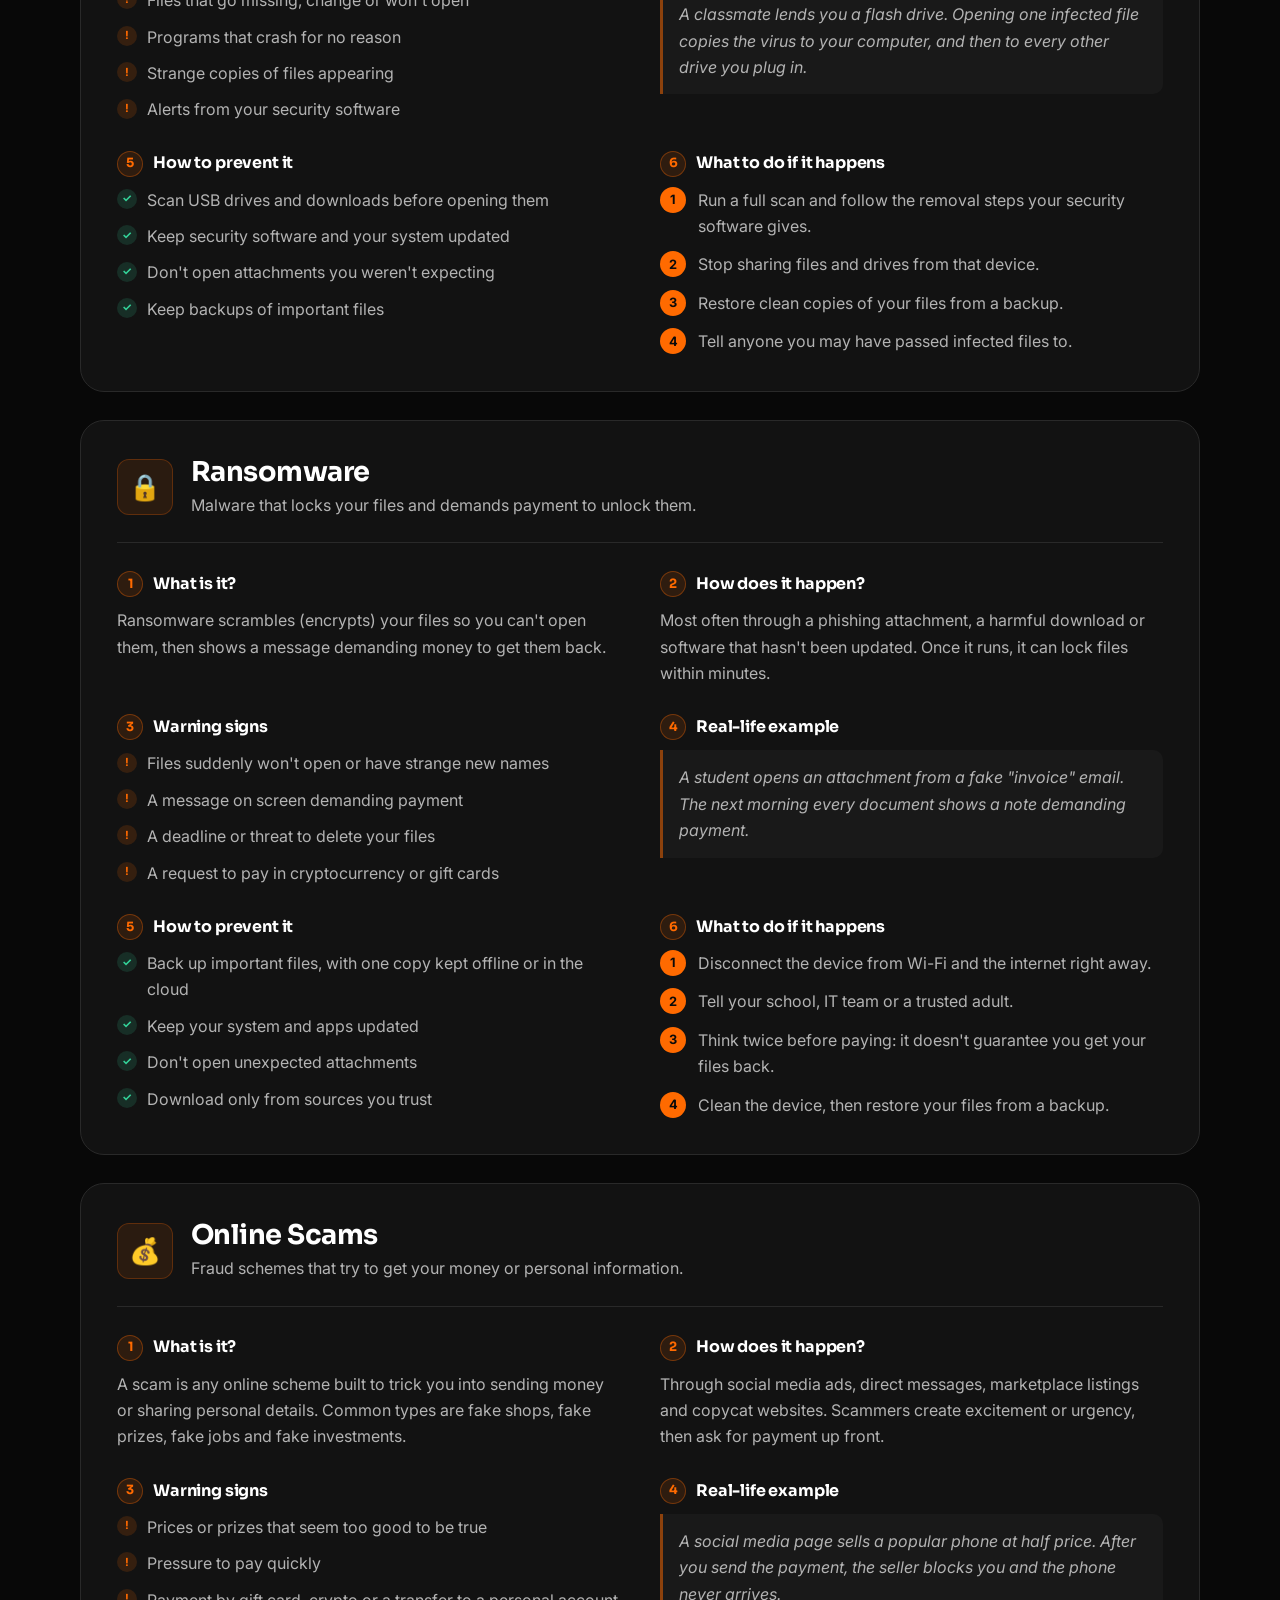
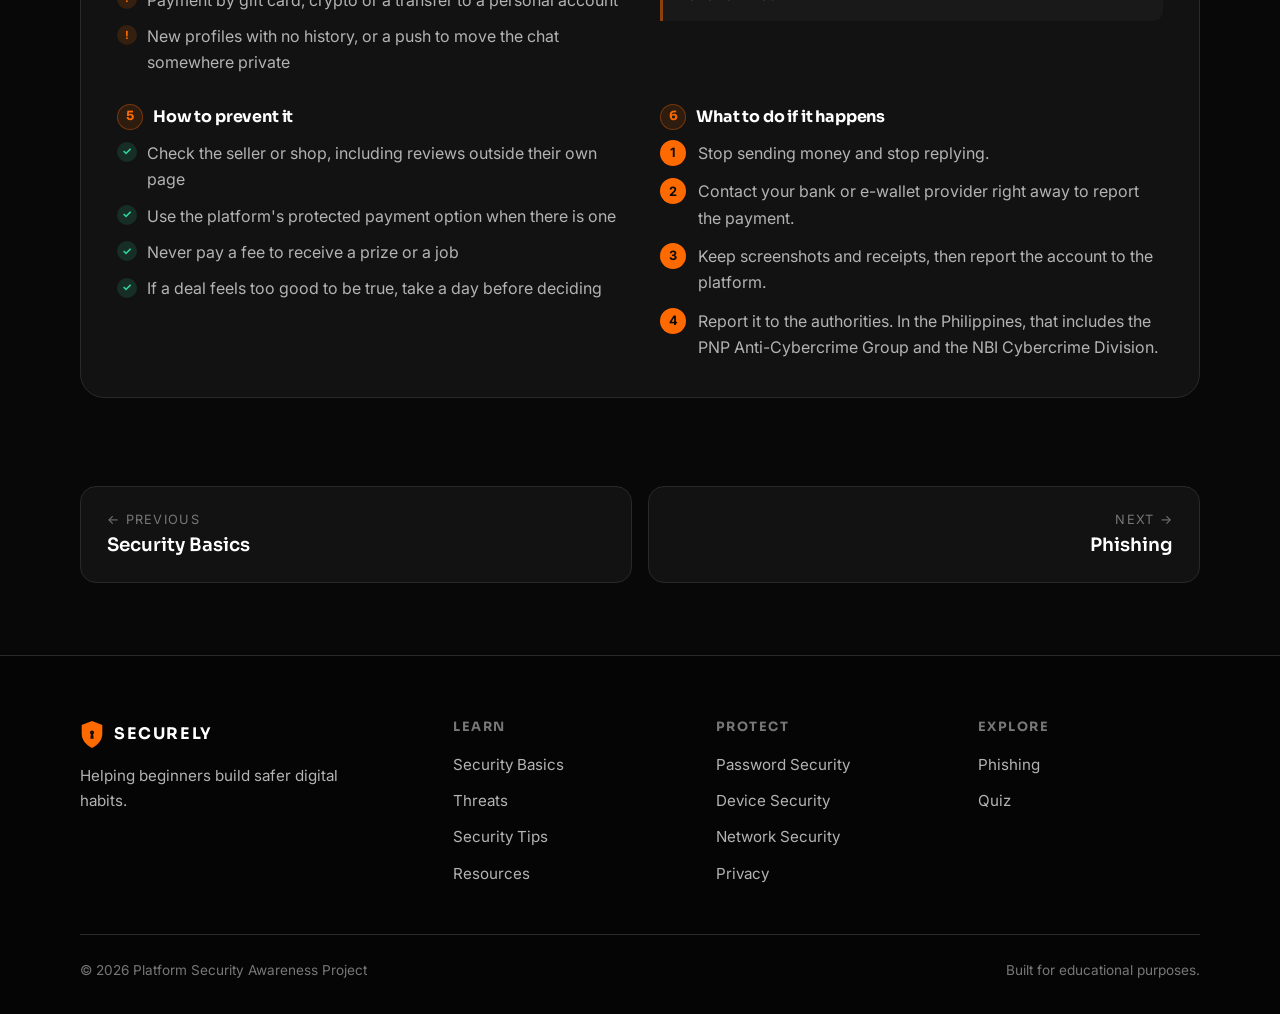
<file: platform-security1/platform-security/pages/threats.html>
<!DOCTYPE html>
<html lang="en">
<head>
  <meta charset="UTF-8">
  <meta name="viewport" content="width=device-width, initial-scale=1">
  <title>Common Online Threats — SECURELY</title>
  <meta name="description" content="Phishing, social engineering, malware, viruses, ransomware and online scams: what they are, how to spot them and what to do.">
  <link rel="icon" href="../images/icons/favicon.svg" type="image/svg+xml">

  <link rel="preconnect" href="https://fonts.googleapis.com">
  <link rel="preconnect" href="https://fonts.gstatic.com" crossorigin>
  <link href="https://fonts.googleapis.com/css2?family=Inter:wght@400;500;600&family=Sora:wght@600;700&display=swap" rel="stylesheet">

  <link rel="stylesheet" href="../css/style.css">
  <link rel="stylesheet" href="../css/animations.css">
  <link rel="stylesheet" href="../css/responsive.css">

  <script src="../js/main.js" defer></script>
  <script src="../js/interactions.js" defer></script>
</head>

<body data-page="threats" data-root="../">
  <a class="skip-link" href="#main">Skip to content</a>

  <main id="main">
    <section class="page-hero">
      <div class="container">
        <p class="eyebrow">Know the threats</p>
        <h1>Common Online Threats</h1>
        <p class="lead">Every threat below follows the same six steps: what it is, how it happens, the warning signs, a real-life example, how to prevent it, and what to do if it happens.</p>

        <div class="pill-row" aria-label="Jump to a threat">
          <a class="pill" href="#phishing">Phishing</a>
          <a class="pill" href="#social-engineering">Social Engineering</a>
          <a class="pill" href="#malware">Malware</a>
          <a class="pill" href="#viruses">Viruses</a>
          <a class="pill" href="#ransomware">Ransomware</a>
          <a class="pill" href="#online-scams">Online Scams</a>
        </div>
      </div>
    </section>

    <section class="section">
      <div class="container">

        <!-- PHISHING -->
        <article class="threat reveal" id="phishing">
          <header class="threat-head">
            <span class="icon-tile" aria-hidden="true">🎣</span>
            <div>
              <h2>Phishing</h2>
              <p>Fake messages and websites that trick you into giving something away.</p>
            </div>
          </header>
          <div class="learn-steps">
            <section>
              <h3>What is it?</h3>
              <p>Someone pretends to be a person or company you trust to get your passwords, codes or personal details, or to make you click something harmful.</p>
            </section>
            <section>
              <h3>How does it happen?</h3>
              <p>Through fake emails, text messages, chat messages, websites or login pages. They copy real logos and names, then pressure you to act fast.</p>
            </section>
            <section>
              <h3>Warning signs</h3>
              <ul class="list-warn">
                <li>Urgent or threatening language</li>
                <li>Suspicious links or unexpected attachments</li>
                <li>Requests for passwords or codes</li>
                <li>A strange or slightly misspelled sender address</li>
              </ul>
            </section>
            <section>
              <h3>Real-life example</h3>
              <p class="example">A text says "Your account will close in 1 hour. Verify now" and links to a look-alike login page. Anyone who types their password there hands it to the attacker.</p>
            </section>
            <section>
              <h3>How to prevent it</h3>
              <ul class="list-check">
                <li>Check the sender's address, not just the name</li>
                <li>Don't click: open the official app or website yourself</li>
                <li>Verify unexpected requests another way</li>
                <li>Turn on two-factor authentication</li>
              </ul>
            </section>
            <section>
              <h3>What to do if it happens</h3>
              <ol class="steps">
                <li>Stop. Don't enter anything else or open attachments.</li>
                <li>If you typed a password, change it right away, and anywhere you reused it.</li>
                <li>Turn on two-factor authentication and check for activity you don't recognize.</li>
                <li>Report the message to the platform, your school or your IT team.</li>
              </ol>
            </section>
          </div>
        </article>

        <!-- SOCIAL ENGINEERING -->
        <article class="threat reveal" id="social-engineering">
          <header class="threat-head">
            <span class="icon-tile" aria-hidden="true">👤</span>
            <div>
              <h2>Social Engineering</h2>
              <p>Manipulating people, not computers, to get access or information.</p>
            </div>
          </header>
          <div class="learn-steps">
            <section>
              <h3>What is it?</h3>
              <p>Attackers use trust, fear, curiosity or helpfulness to talk people into sharing information or giving access. Phishing is one type of social engineering.</p>
            </section>
            <section>
              <h3>How does it happen?</h3>
              <p>Someone pretends to be tech support, a teacher, a boss or a friend, by phone or chat. They build trust, create pressure, and ask for something that seems small.</p>
            </section>
            <section>
              <h3>Warning signs</h3>
              <ul class="list-warn">
                <li>Pressure to act right now</li>
                <li>Requests for passwords or verification codes</li>
                <li>Someone claims authority but you can't verify it</li>
                <li>An emotional story or an offer that is too good to be true</li>
              </ul>
            </section>
            <section>
              <h3>Real-life example</h3>
              <p class="example">A message says "I'm from the school IT office. I need the code we just sent to your phone to fix your account." That code is the key to your login.</p>
            </section>
            <section>
              <h3>How to prevent it</h3>
              <ul class="list-check">
                <li>Never share passwords or one-time codes with anyone</li>
                <li>Check who they are through an official channel you find yourself</li>
                <li>Slow down: real support won't rush you</li>
                <li>Keep personal details off public profiles</li>
              </ul>
            </section>
            <section>
              <h3>What to do if it happens</h3>
              <ol class="steps">
                <li>Stop talking to the person and don't send anything more.</li>
                <li>Change the passwords for any account you shared.</li>
                <li>Tell the real organization, teacher or IT team what happened.</li>
                <li>Block and report the account, and keep watching your accounts for changes.</li>
              </ol>
            </section>
          </div>
        </article>

        <!-- MALWARE -->
        <article class="threat reveal" id="malware">
          <header class="threat-head">
            <span class="icon-tile" aria-hidden="true">🦠</span>
            <div>
              <h2>Malware</h2>
              <p>Harmful software made to damage, spy on or take control of a device.</p>
            </div>
          </header>
          <div class="learn-steps">
            <section>
              <h3>What is it?</h3>
              <p>"Malware" is short for malicious software. Viruses, ransomware and spyware are all types of malware.</p>
            </section>
            <section>
              <h3>How does it happen?</h3>
              <p>Usually when you download from an untrusted site, install pirated software, open an unexpected attachment, click a harmful ad or link, or plug in an infected USB drive.</p>
            </section>
            <section>
              <h3>Warning signs</h3>
              <ul class="list-warn">
                <li>Your device suddenly slows down or the battery drains fast</li>
                <li>Apps you don't remember installing</li>
                <li>Constant pop-ups or changed browser settings</li>
                <li>Security tools that turned themselves off</li>
              </ul>
            </section>
            <section>
              <h3>Real-life example</h3>
              <p class="example">A free "game crack" from an unknown website installs a hidden program that records what you type, including your passwords.</p>
            </section>
            <section>
              <h3>How to prevent it</h3>
              <ul class="list-check">
                <li>Download only from official app stores and websites</li>
                <li>Keep your system and apps updated</li>
                <li>Use trusted security software</li>
                <li>Skip pirated software and unexpected attachments</li>
              </ul>
            </section>
            <section>
              <h3>What to do if it happens</h3>
              <ol class="steps">
                <li>Disconnect the device from the internet.</li>
                <li>Run a full scan with trusted security software.</li>
                <li>Remove apps you don't recognize.</li>
                <li>From a clean device, change your important passwords.</li>
              </ol>
            </section>
          </div>
        </article>

        <!-- VIRUSES -->
        <article class="threat reveal" id="viruses">
          <header class="threat-head">
            <span class="icon-tile" aria-hidden="true">🚨</span>
            <div>
              <h2>Viruses</h2>
              <p>Malicious programs that attach to files and spread when you open or share them.</p>
            </div>
          </header>
          <div class="learn-steps">
            <section>
              <h3>What is it?</h3>
              <p>A virus is a type of malware that hides inside a file or program. When you run or share that file, it copies itself to other files and devices.</p>
            </section>
            <section>
              <h3>How does it happen?</h3>
              <p>Through infected downloads, email attachments and shared USB drives. The virus only spreads when someone opens or passes on the infected file.</p>
            </section>
            <section>
              <h3>Warning signs</h3>
              <ul class="list-warn">
                <li>Files that go missing, change or won't open</li>
                <li>Programs that crash for no reason</li>
                <li>Strange copies of files appearing</li>
                <li>Alerts from your security software</li>
              </ul>
            </section>
            <section>
              <h3>Real-life example</h3>
              <p class="example">A classmate lends you a flash drive. Opening one infected file copies the virus to your computer, and then to every other drive you plug in.</p>
            </section>
            <section>
              <h3>How to prevent it</h3>
              <ul class="list-check">
                <li>Scan USB drives and downloads before opening them</li>
                <li>Keep security software and your system updated</li>
                <li>Don't open attachments you weren't expecting</li>
                <li>Keep backups of important files</li>
              </ul>
            </section>
            <section>
              <h3>What to do if it happens</h3>
              <ol class="steps">
                <li>Run a full scan and follow the removal steps your security software gives.</li>
                <li>Stop sharing files and drives from that device.</li>
                <li>Restore clean copies of your files from a backup.</li>
                <li>Tell anyone you may have passed infected files to.</li>
              </ol>
            </section>
          </div>
        </article>

        <!-- RANSOMWARE -->
        <article class="threat reveal" id="ransomware">
          <header class="threat-head">
            <span class="icon-tile" aria-hidden="true">🔒</span>
            <div>
              <h2>Ransomware</h2>
              <p>Malware that locks your files and demands payment to unlock them.</p>
            </div>
          </header>
          <div class="learn-steps">
            <section>
              <h3>What is it?</h3>
              <p>Ransomware scrambles (encrypts) your files so you can't open them, then shows a message demanding money to get them back.</p>
            </section>
            <section>
              <h3>How does it happen?</h3>
              <p>Most often through a phishing attachment, a harmful download or software that hasn't been updated. Once it runs, it can lock files within minutes.</p>
            </section>
            <section>
              <h3>Warning signs</h3>
              <ul class="list-warn">
                <li>Files suddenly won't open or have strange new names</li>
                <li>A message on screen demanding payment</li>
                <li>A deadline or threat to delete your files</li>
                <li>A request to pay in cryptocurrency or gift cards</li>
              </ul>
            </section>
            <section>
              <h3>Real-life example</h3>
              <p class="example">A student opens an attachment from a fake "invoice" email. The next morning every document shows a note demanding payment.</p>
            </section>
            <section>
              <h3>How to prevent it</h3>
              <ul class="list-check">
                <li>Back up important files, with one copy kept offline or in the cloud</li>
                <li>Keep your system and apps updated</li>
                <li>Don't open unexpected attachments</li>
                <li>Download only from sources you trust</li>
              </ul>
            </section>
            <section>
              <h3>What to do if it happens</h3>
              <ol class="steps">
                <li>Disconnect the device from Wi-Fi and the internet right away.</li>
                <li>Tell your school, IT team or a trusted adult.</li>
                <li>Think twice before paying: it doesn't guarantee you get your files back.</li>
                <li>Clean the device, then restore your files from a backup.</li>
              </ol>
            </section>
          </div>
        </article>

        <!-- ONLINE SCAMS -->
        <article class="threat reveal" id="online-scams">
          <header class="threat-head">
            <span class="icon-tile" aria-hidden="true">💰</span>
            <div>
              <h2>Online Scams</h2>
              <p>Fraud schemes that try to get your money or personal information.</p>
            </div>
          </header>
          <div class="learn-steps">
            <section>
              <h3>What is it?</h3>
              <p>A scam is any online scheme built to trick you into sending money or sharing personal details. Common types are fake shops, fake prizes, fake jobs and fake investments.</p>
            </section>
            <section>
              <h3>How does it happen?</h3>
              <p>Through social media ads, direct messages, marketplace listings and copycat websites. Scammers create excitement or urgency, then ask for payment up front.</p>
            </section>
            <section>
              <h3>Warning signs</h3>
              <ul class="list-warn">
                <li>Prices or prizes that seem too good to be true</li>
                <li>Pressure to pay quickly</li>
                <li>Payment by gift card, crypto or a transfer to a personal account</li>
                <li>New profiles with no history, or a push to move the chat somewhere private</li>
              </ul>
            </section>
            <section>
              <h3>Real-life example</h3>
              <p class="example">A social media page sells a popular phone at half price. After you send the payment, the seller blocks you and the phone never arrives.</p>
            </section>
            <section>
              <h3>How to prevent it</h3>
              <ul class="list-check">
                <li>Check the seller or shop, including reviews outside their own page</li>
                <li>Use the platform's protected payment option when there is one</li>
                <li>Never pay a fee to receive a prize or a job</li>
                <li>If a deal feels too good to be true, take a day before deciding</li>
              </ul>
            </section>
            <section>
              <h3>What to do if it happens</h3>
              <ol class="steps">
                <li>Stop sending money and stop replying.</li>
                <li>Contact your bank or e-wallet provider right away to report the payment.</li>
                <li>Keep screenshots and receipts, then report the account to the platform.</li>
                <li>Report it to the authorities. In the Philippines, that includes the PNP Anti-Cybercrime Group and the NBI Cybercrime Division.</li>
              </ol>
            </section>
          </div>
        </article>

      </div>
    </section>
  </main>
</body>
</html>
</file>
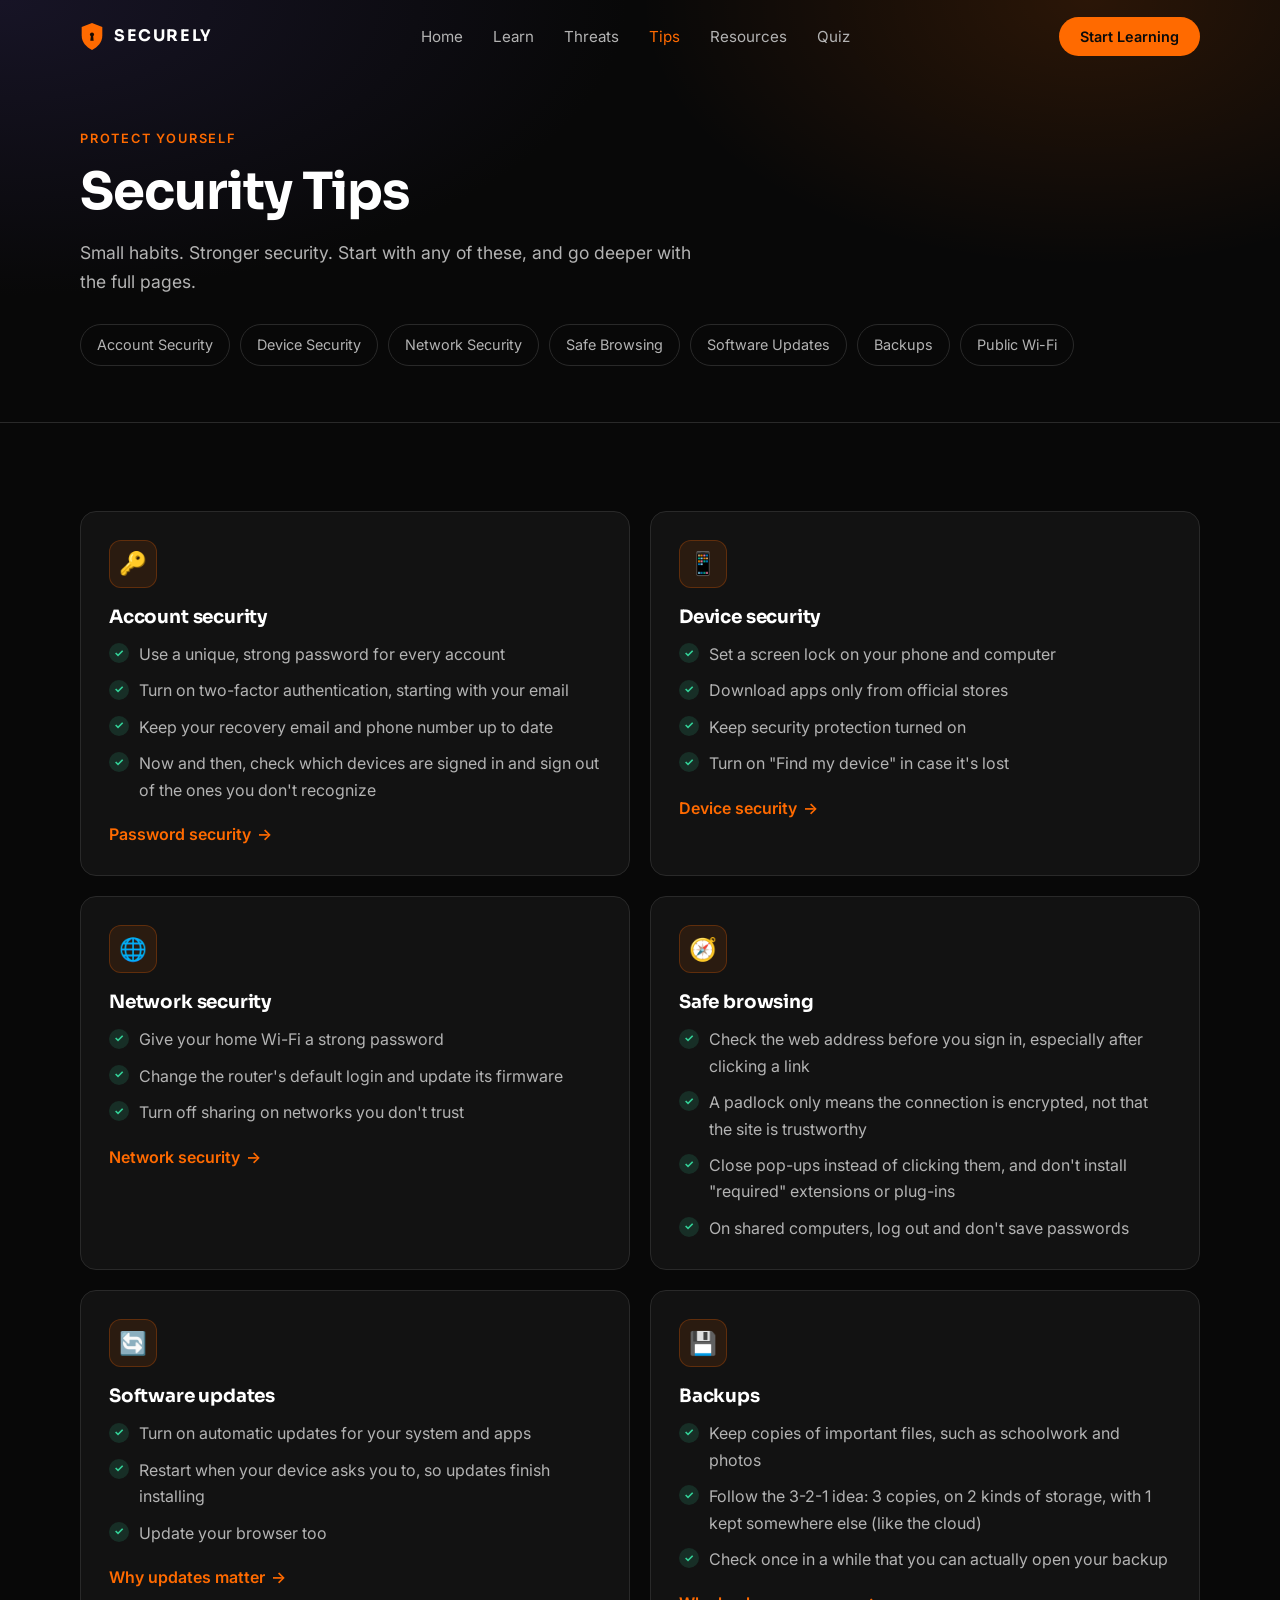
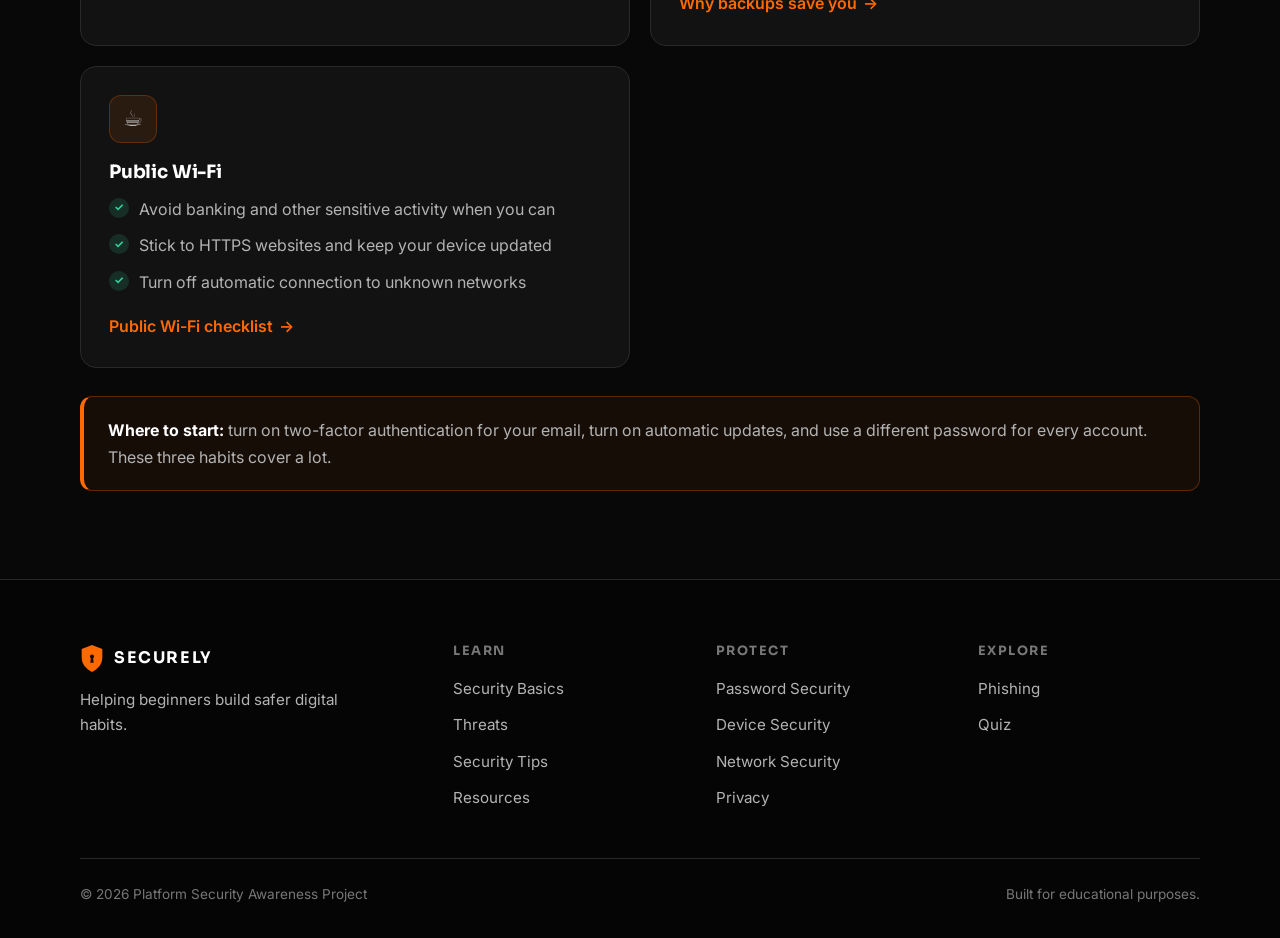
<file: platform-security1/platform-security/pages/tips.html>
<!DOCTYPE html>
<html lang="en">
<head>
  <meta charset="UTF-8">
  <meta name="viewport" content="width=device-width, initial-scale=1">
  <title>Security Tips — SECURELY</title>
  <meta name="description" content="Small habits for stronger security: account security, devices, networks, safe browsing, updates, backups and public Wi-Fi.">
  <link rel="icon" href="../images/icons/favicon.svg" type="image/svg+xml">

  <link rel="preconnect" href="https://fonts.googleapis.com">
  <link rel="preconnect" href="https://fonts.gstatic.com" crossorigin>
  <link href="https://fonts.googleapis.com/css2?family=Inter:wght@400;500;600&family=Sora:wght@600;700&display=swap" rel="stylesheet">

  <link rel="stylesheet" href="../css/style.css">
  <link rel="stylesheet" href="../css/animations.css">
  <link rel="stylesheet" href="../css/responsive.css">

  <script src="../js/main.js" defer></script>
  <script src="../js/interactions.js" defer></script>
</head>

<body data-page="tips" data-root="../">
  <a class="skip-link" href="#main">Skip to content</a>

  <main id="main">
    <section class="page-hero">
      <div class="container">
        <p class="eyebrow">Protect yourself</p>
        <h1>Security Tips</h1>
        <p class="lead">Small habits. Stronger security. Start with any of these, and go deeper with the full pages.</p>

        <div class="pill-row" aria-label="Jump to a tip">
          <a class="pill" href="#account-security">Account Security</a>
          <a class="pill" href="#device-security">Device Security</a>
          <a class="pill" href="#network-security">Network Security</a>
          <a class="pill" href="#safe-browsing">Safe Browsing</a>
          <a class="pill" href="#software-updates">Software Updates</a>
          <a class="pill" href="#backups">Backups</a>
          <a class="pill" href="#public-wifi">Public Wi-Fi</a>
        </div>
      </div>
    </section>

    <section class="section">
      <div class="container">
        <div class="grid grid-2">

          <article class="card reveal" id="account-security">
            <span class="icon-tile" aria-hidden="true">🔑</span>
            <h3>Account security</h3>
            <ul class="list-check">
              <li>Use a unique, strong password for every account</li>
              <li>Turn on two-factor authentication, starting with your email</li>
              <li>Keep your recovery email and phone number up to date</li>
              <li>Now and then, check which devices are signed in and sign out of the ones you don't recognize</li>
            </ul>
            <a class="card-cta" href="passwords.html">Password security <span class="arrow" aria-hidden="true">→</span></a>
          </article>

          <article class="card reveal" id="device-security">
            <span class="icon-tile" aria-hidden="true">📱</span>
            <h3>Device security</h3>
            <ul class="list-check">
              <li>Set a screen lock on your phone and computer</li>
              <li>Download apps only from official stores</li>
              <li>Keep security protection turned on</li>
              <li>Turn on "Find my device" in case it's lost</li>
            </ul>
            <a class="card-cta" href="devices.html">Device security <span class="arrow" aria-hidden="true">→</span></a>
          </article>

          <article class="card reveal" id="network-security">
            <span class="icon-tile" aria-hidden="true">🌐</span>
            <h3>Network security</h3>
            <ul class="list-check">
              <li>Give your home Wi-Fi a strong password</li>
              <li>Change the router's default login and update its firmware</li>
              <li>Turn off sharing on networks you don't trust</li>
            </ul>
            <a class="card-cta" href="network.html">Network security <span class="arrow" aria-hidden="true">→</span></a>
          </article>

          <article class="card reveal" id="safe-browsing">
            <span class="icon-tile" aria-hidden="true">🧭</span>
            <h3>Safe browsing</h3>
            <ul class="list-check">
              <li>Check the web address before you sign in, especially after clicking a link</li>
              <li>A padlock only means the connection is encrypted, not that the site is trustworthy</li>
              <li>Close pop-ups instead of clicking them, and don't install "required" extensions or plug-ins</li>
              <li>On shared computers, log out and don't save passwords</li>
            </ul>
          </article>

          <article class="card reveal" id="software-updates">
            <span class="icon-tile" aria-hidden="true">🔄</span>
            <h3>Software updates</h3>
            <ul class="list-check">
              <li>Turn on automatic updates for your system and apps</li>
              <li>Restart when your device asks you to, so updates finish installing</li>
              <li>Update your browser too</li>
            </ul>
            <a class="card-cta" href="devices.html#software-updates">Why updates matter <span class="arrow" aria-hidden="true">→</span></a>
          </article>

          <article class="card reveal" id="backups">
            <span class="icon-tile" aria-hidden="true">💾</span>
            <h3>Backups</h3>
            <ul class="list-check">
              <li>Keep copies of important files, such as schoolwork and photos</li>
              <li>Follow the 3-2-1 idea: 3 copies, on 2 kinds of storage, with 1 kept somewhere else (like the cloud)</li>
              <li>Check once in a while that you can actually open your backup</li>
            </ul>
            <a class="card-cta" href="threats.html#ransomware">Why backups save you <span class="arrow" aria-hidden="true">→</span></a>
          </article>

          <article class="card reveal" id="public-wifi">
            <span class="icon-tile" aria-hidden="true">☕</span>
            <h3>Public Wi-Fi</h3>
            <ul class="list-check">
              <li>Avoid banking and other sensitive activity when you can</li>
              <li>Stick to HTTPS websites and keep your device updated</li>
              <li>Turn off automatic connection to unknown networks</li>
            </ul>
            <a class="card-cta" href="network.html#public-wifi">Public Wi-Fi checklist <span class="arrow" aria-hidden="true">→</span></a>
          </article>

        </div>

        <div class="callout reveal">
          <p><strong>Where to start:</strong> turn on two-factor authentication for your email, turn on automatic updates, and use a different password for every account. These three habits cover a lot.</p>
        </div>
      </div>
    </section>
  </main>
</body>
</html>
</file>
<file: platform-security1/platform-security/css/style.css>
/* ==========================================================
   style.css — tokens, base, shared components, page sections
   Load order: style.css → animations.css → responsive.css
   ========================================================== */

/* ---------- 1. Design tokens ---------- */
:root {
  --bg: #080808;
  --bg-alt: #0d0d0d;
  --card: #121212;
  --card-hover: #181818;
  --orange: #ff6a00;
  --orange-hover: #ff8533;
  --text: #ffffff;
  --text-2: #b3b3b3;
  --muted: #777777;
  --border: #292929;
  --purple: #171426;
  --ok: #34d399;

  --radius: 16px;
  --radius-lg: 24px;
  --glow: 0 0 32px rgba(255, 106, 0, 0.22);
  --container: 1120px;
  --header-h: 72px;

  --font-heading: "Sora", "Segoe UI", system-ui, sans-serif;
  --font-body: "Inter", "Segoe UI", system-ui, sans-serif;
}

/* ---------- 2. Base ---------- */
*,
*::before,
*::after { box-sizing: border-box; }

html {
  scroll-behavior: smooth;
  scroll-padding-top: calc(var(--header-h) + 16px);
}

body {
  margin: 0;
  background: var(--bg);
  color: var(--text-2);
  font-family: var(--font-body);
  font-size: 1rem;
  line-height: 1.65;
  -webkit-font-smoothing: antialiased;
}

img, svg { display: block; max-width: 100%; }
a { color: inherit; text-decoration: none; }
ul, ol { margin: 0; padding: 0; list-style: none; }
p { margin: 0; }
[hidden] { display: none !important; }

h1, h2, h3, h4 {
  margin: 0;
  color: var(--text);
  font-family: var(--font-heading);
  line-height: 1.15;
  letter-spacing: -0.02em;
}
h1 { font-size: clamp(2.4rem, 5.5vw, 4rem); }
h2 { font-size: clamp(1.8rem, 3.6vw, 2.6rem); }
h3 { font-size: 1.15rem; letter-spacing: -0.01em; }

:focus-visible {
  outline: 2px solid var(--orange-hover);
  outline-offset: 3px;
}

.sr-only {
  position: absolute;
  width: 1px; height: 1px;
  margin: -1px; padding: 0;
  overflow: hidden;
  clip: rect(0 0 0 0);
  white-space: nowrap;
  border: 0;
}

.skip-link {
  position: absolute;
  left: 16px; top: -60px;
  z-index: 200;
  padding: 10px 16px;
  border-radius: 8px;
  background: var(--orange);
  color: #0a0a0a;
  font-weight: 600;
}
.skip-link:focus { top: 12px; }

/* ---------- 3. Layout helpers ---------- */
.container { width: min(100% - 32px, var(--container)); margin-inline: auto; }

.section { padding-block: 88px; }
.section-alt { background: var(--bg-alt); border-block: 1px solid var(--border); }

.section-head { max-width: 640px; margin-bottom: 48px; }
.section-head.center { margin-inline: auto; text-align: center; }
.section-head h2 { margin-bottom: 16px; }

.eyebrow {
  margin-bottom: 14px;
  color: var(--orange);
  font-size: 0.8rem;
  font-weight: 600;
  letter-spacing: 0.14em;
  text-transform: uppercase;
}

.lead { color: var(--text-2); font-size: 1.1rem; }
.accent { color: var(--orange); }
.note { color: var(--muted); font-size: 0.85rem; }

.grid { display: grid; gap: 20px; }
.grid-3 { grid-template-columns: repeat(3, 1fr); }

/* ---------- 4. Buttons & badges ---------- */
.btn {
  display: inline-flex;
  align-items: center;
  justify-content: center;
  gap: 8px;
  padding: 14px 26px;
  border: 1px solid transparent;
  border-radius: 999px;
  font: 600 1rem var(--font-body);
  cursor: pointer;
  transition: transform 0.2s, background 0.2s, border-color 0.2s, color 0.2s, box-shadow 0.2s;
}
.btn:hover { transform: translateY(-2px); }
.btn:disabled { opacity: 0.5; cursor: not-allowed; transform: none; }
.btn-sm { padding: 10px 20px; font-size: 0.9rem; }

.btn-primary { background: var(--orange); color: #0a0a0a; }
.btn-primary:hover { background: var(--orange-hover); box-shadow: var(--glow); }

.btn-ghost { background: transparent; border-color: var(--border); color: var(--text); }
.btn-ghost:hover:not(:disabled) { border-color: var(--orange); color: var(--orange-hover); }

.arrow { display: inline-block; transition: transform 0.2s; }
.btn:hover .arrow { transform: translateX(4px); }

.badge {
  display: inline-flex;
  align-items: center;
  gap: 8px;
  padding: 6px 14px;
  border: 1px solid var(--border);
  border-radius: 999px;
  background: rgba(255, 255, 255, 0.03);
  color: var(--text-2);
  font-size: 0.75rem;
  font-weight: 600;
  letter-spacing: 0.12em;
  text-transform: uppercase;
}
.badge::before {
  content: "";
  width: 8px; height: 8px;
  border-radius: 50%;
  background: var(--orange);
  box-shadow: 0 0 10px var(--orange);
}

/* ---------- 5. Cards ---------- */
.card {
  padding: 28px;
  border: 1px solid var(--border);
  border-radius: var(--radius);
  background: var(--card);
  transition: transform 0.25s, border-color 0.25s, background 0.25s, box-shadow 0.25s;
}
.card h3 { margin-bottom: 8px; }

.card-link { display: block; }
.card-link:hover {
  transform: translateY(-5px);
  border-color: var(--orange);
  background: var(--card-hover);
  box-shadow: var(--glow);
}
.card-link:hover .arrow { transform: translateX(4px); }

.card-cta {
  display: inline-flex;
  gap: 6px;
  margin-top: 18px;
  color: var(--orange);
  font-weight: 600;
}

.icon-tile {
  display: grid;
  place-items: center;
  width: 48px; height: 48px;
  margin-bottom: 18px;
  border: 1px solid rgba(255, 106, 0, 0.25);
  border-radius: 12px;
  background: rgba(255, 106, 0, 0.1);
  font-size: 1.4rem;
}

.pill-row { display: flex; flex-wrap: wrap; gap: 10px; margin-top: 28px; }
.pill {
  padding: 8px 16px;
  border: 1px solid var(--border);
  border-radius: 999px;
  color: var(--text-2);
  font-size: 0.9rem;
  transition: border-color 0.2s, color 0.2s;
}
.pill:hover { border-color: var(--orange); color: var(--text); }

/* ---------- 6. Header & navigation (built by main.js) ---------- */
.site-header {
  position: fixed;
  top: 0; left: 0; right: 0;
  z-index: 100;
  border-bottom: 1px solid transparent;
  transition: background 0.3s, border-color 0.3s, backdrop-filter 0.3s;
}
.site-header.scrolled,
.menu-open .site-header {
  background: rgba(8, 8, 8, 0.85);
  border-bottom-color: var(--border);
  -webkit-backdrop-filter: blur(12px);
  backdrop-filter: blur(12px);
}

.nav {
  display: flex;
  align-items: center;
  justify-content: space-between;
  gap: 24px;
  height: var(--header-h);
}

.logo {
  display: flex;
  align-items: center;
  gap: 10px;
  color: var(--text);
  font-family: var(--font-heading);
  font-weight: 700;
  letter-spacing: 0.1em;
}
.logo-icon { width: 24px; height: 29px; }

.nav-links { display: flex; gap: 30px; }
.nav-links a { color: var(--text-2); font-size: 0.95rem; transition: color 0.2s; }
.nav-links a:hover { color: var(--text); }
.nav-links a.active { color: var(--orange); }

.nav-actions { display: flex; align-items: center; gap: 12px; }

.menu-toggle {
  display: none;
  width: 44px; height: 44px;
  border: 1px solid var(--border);
  border-radius: 10px;
  background: transparent;
  color: var(--text);
  font-size: 1.2rem;
  cursor: pointer;
}
.mobile-menu { display: none; }

/* ---------- 7. Footer (built by main.js) ---------- */
.site-footer {
  padding: 64px 0 32px;
  border-top: 1px solid var(--border);
  background: #050505;
}
.footer-grid {
  display: grid;
  grid-template-columns: 1.5fr repeat(3, 1fr);
  gap: 40px;
}
.footer-brand p { max-width: 280px; margin-top: 14px; font-size: 0.95rem; }
.footer-col h4 {
  margin-bottom: 16px;
  color: var(--muted);
  font-size: 0.8rem;
  letter-spacing: 0.12em;
  text-transform: uppercase;
}
.footer-col li + li { margin-top: 10px; }
.footer-col a { font-size: 0.95rem; transition: color 0.2s; }
.footer-col a:hover { color: var(--orange); }
.footer-bottom {
  display: flex;
  flex-wrap: wrap;
  justify-content: space-between;
  gap: 8px;
  margin-top: 48px;
  padding-top: 24px;
  border-top: 1px solid var(--border);
  color: var(--muted);
  font-size: 0.85rem;
}

/* ---------- 8. Home: hero ---------- */
.hero {
  position: relative;
  overflow: hidden;
  padding: calc(var(--header-h) + 72px) 0 96px;
  background:
    radial-gradient(55% 60% at 82% 45%, rgba(255, 106, 0, 0.16), transparent 70%),
    radial-gradient(70% 80% at 8% 0%, var(--purple), transparent 70%),
    var(--bg);
}
.hero-grid {
  display: grid;
  grid-template-columns: 1.1fr 0.9fr;
  align-items: center;
  gap: 48px;
}
.hero-copy h1 { margin: 22px 0; }
.hero-copy .lead { max-width: 520px; }
.btn-row { display: flex; flex-wrap: wrap; gap: 14px; margin-top: 32px; }

/* Hero visual: shield + orbit rings + 4 floating chips */
.hero-visual {
  position: relative;
  width: 100%;
  max-width: 460px;
  aspect-ratio: 1;
  margin-inline: auto;
}
.hero-visual::before {
  content: "";
  position: absolute;
  inset: 18%;
  background: radial-gradient(circle, rgba(255, 106, 0, 0.38), transparent 65%);
  filter: blur(32px);
}
.orbit { position: absolute; inset: 0; width: 100%; height: 100%; }
.orbit circle { fill: none; stroke: rgba(255, 255, 255, 0.09); }
.orbit circle:first-child { stroke-dasharray: 4 8; }

.shield {
  position: absolute;
  left: 50%; top: 50%;
  width: 42%;
  margin: -25% 0 0 -21%;
  filter: drop-shadow(0 12px 30px rgba(255, 106, 0, 0.45));
}

.chip {
  position: absolute;
  display: grid;
  place-items: center;
  width: 56px; height: 56px;
  margin: -28px 0 0 -28px;
  border: 1px solid var(--border);
  border-radius: 16px;
  background: rgba(24, 24, 24, 0.85);
  box-shadow: 0 10px 24px rgba(0, 0, 0, 0.5);
  font-size: 1.5rem;
}
/* Positions sit on the outer ring (centre 50% / 50%, radius 42%) */
.chip:nth-of-type(1) { left: 71%; top: 14%; }
.chip:nth-of-type(2) { left: 91%; top: 61%; }
.chip:nth-of-type(3) { left: 29%; top: 86%; }
.chip:nth-of-type(4) { left: 10%; top: 36%; }

/* ---------- 9. Home: quick-fact strip ---------- */
.strip { border-block: 1px solid var(--border); background: var(--bg-alt); }
.strip-list { display: grid; grid-template-columns: repeat(4, 1fr); }
.strip-list li {
  display: flex;
  align-items: center;
  justify-content: center;
  gap: 12px;
  padding: 26px 12px;
  color: var(--text-2);
  font-size: 0.82rem;
  font-weight: 600;
  letter-spacing: 0.08em;
  text-transform: uppercase;
}
.strip-list li + li { border-left: 1px solid var(--border); }
.strip-list span { font-size: 1.3rem; }

/* ---------- 10. Home: password feature banner ---------- */
.feature {
  position: relative;
  display: grid;
  grid-template-columns: 1.1fr 0.9fr;
  align-items: center;
  gap: 40px;
  padding: 56px;
  overflow: hidden;
  border: 1px solid var(--border);
  border-radius: var(--radius-lg);
  background: linear-gradient(135deg, var(--purple), var(--card) 55%);
}
.feature::after {
  content: "";
  position: absolute;
  right: -80px; bottom: -120px;
  width: 360px; height: 360px;
  background: radial-gradient(circle, rgba(255, 106, 0, 0.22), transparent 70%);
  pointer-events: none;
}
.feature h2 { margin-bottom: 16px; }
.feature .btn { margin-top: 28px; }

.pw-card {
  position: relative;
  z-index: 1;
  padding: 24px;
  border: 1px solid var(--border);
  border-radius: var(--radius);
  background: rgba(8, 8, 8, 0.7);
}
.pw-field {
  display: flex;
  align-items: center;
  justify-content: space-between;
  padding: 14px 18px;
  border: 1px solid var(--border);
  border-radius: 12px;
  background: #0a0a0a;
  color: var(--text);
  letter-spacing: 0.3em;
}
.pw-meter { display: flex; gap: 6px; margin: 16px 0 22px; }
.pw-meter i {
  flex: 1;
  height: 6px;
  border-radius: 999px;
  background: linear-gradient(90deg, var(--orange), var(--orange-hover));
}
.pw-equation {
  display: flex;
  flex-wrap: wrap;
  align-items: center;
  gap: 10px;
  color: var(--muted);
  font-weight: 600;
}
.pw-equation span:not(.op) {
  padding: 8px 14px;
  border: 1px solid var(--border);
  border-radius: 10px;
  background: var(--card);
  color: var(--text);
  font-size: 0.9rem;
}
.pw-equation .op { color: var(--orange); }

/* ---------- 11. Home: phishing practice ---------- */
.msg-card {
  max-width: 720px;
  margin-inline: auto;
  padding: 32px;
  border: 1px solid var(--border);
  border-radius: var(--radius-lg);
  background: var(--card);
}
.msg-meta {
  display: flex;
  justify-content: space-between;
  gap: 12px;
  margin-bottom: 20px;
  color: var(--muted);
  font-size: 0.8rem;
  font-weight: 600;
  letter-spacing: 0.08em;
  text-transform: uppercase;
}
.msg-context {
  margin-bottom: 16px;
  padding: 10px 14px;
  border-left: 3px solid var(--purple);
  background: rgba(255, 255, 255, 0.03);
  color: var(--text-2);
  font-size: 0.9rem;
  font-style: italic;
}
.msg-head { display: flex; align-items: center; gap: 16px; margin-bottom: 18px; }
.msg-head .icon-tile { margin-bottom: 0; flex-shrink: 0; }
.msg-from { color: var(--muted); font-size: 0.85rem; word-break: break-word; }
.msg-subject { color: var(--text); font-weight: 600; }
.msg-body { color: var(--text); }
.msg-link {
  display: inline-block;
  margin-top: 16px;
  padding: 8px 14px;
  border: 1px dashed rgba(255, 106, 0, 0.45);
  border-radius: 8px;
  background: #1b1209;
  color: #ffb27a;
  font: 0.9rem ui-monospace, "Cascadia Code", Consolas, monospace;
  word-break: break-all;
}
.msg-question {
  margin: 28px 0 14px;
  color: var(--text);
  font-family: var(--font-heading);
  font-weight: 600;
}
.answer-row { display: flex; gap: 12px; }
.answer-row .btn { flex: 1; }

.feedback {
  margin-top: 22px;
  padding: 16px 18px;
  border: 1px solid var(--border);
  border-left-width: 4px;
  border-radius: 12px;
  background: #0d0d0d;
}
.feedback.correct { border-left-color: var(--ok); }
.feedback.wrong { border-left-color: var(--orange); }
.feedback strong { display: block; margin-bottom: 4px; color: var(--text); }
.msg-card [data-next] { margin-top: 20px; }

/* ---------- 12. Home: habit checklist ---------- */
.checklist-card {
  max-width: 720px;
  margin-inline: auto;
  padding: 32px;
  border: 1px solid var(--border);
  border-radius: var(--radius-lg);
  background: var(--card);
}
.check-item {
  display: flex;
  align-items: center;
  gap: 14px;
  padding: 14px 0;
  border-bottom: 1px solid var(--border);
  color: var(--text);
  cursor: pointer;
}
.check-item input { position: absolute; opacity: 0; width: 1px; height: 1px; }
.box {
  position: relative;
  flex-shrink: 0;
  width: 24px; height: 24px;
  border: 2px solid var(--border);
  border-radius: 7px;
  transition: background 0.2s, border-color 0.2s;
}
.box::after {
  content: "";
  position: absolute;
  left: 6px; top: 1px;
  width: 6px; height: 12px;
  border: solid #0a0a0a;
  border-width: 0 2px 2px 0;
  transform: rotate(45deg) scale(0);
  transition: transform 0.15s;
}
.check-item:hover .box { border-color: var(--orange); }
.check-item input:checked + .box { background: var(--orange); border-color: var(--orange); }
.check-item input:checked + .box::after { transform: rotate(45deg) scale(1); }
.check-item input:focus-visible + .box { outline: 2px solid var(--orange-hover); outline-offset: 3px; }

.checklist-result { margin-top: 28px; }
.checklist-result strong {
  display: block;
  color: var(--text);
  font-family: var(--font-heading);
  font-size: 1.4rem;
}
.progress {
  height: 8px;
  margin: 14px 0;
  overflow: hidden;
  border-radius: 999px;
  background: #1d1d1d;
}
.progress-bar {
  width: 0;
  height: 100%;
  border-radius: inherit;
  background: linear-gradient(90deg, var(--orange), var(--orange-hover));
  transition: width 0.4s ease;
}
.checklist-card .note { margin-top: 16px; }

/* ---------- 13. Home: quiz call-to-action ---------- */
.cta-band {
  padding: 72px 24px;
  text-align: center;
  border: 1px solid var(--border);
  border-radius: var(--radius-lg);
  background:
    radial-gradient(60% 120% at 50% 0%, rgba(255, 106, 0, 0.18), transparent 70%),
    var(--card);
}
.cta-band h2 { margin-bottom: 14px; }
.cta-band .lead { max-width: 480px; margin: 0 auto 32px; }

/* ==========================================================
   INNER PAGES (pages/*.html)
   ========================================================== */

/* ---------- 14. Page hero ---------- */
.page-hero {
  padding: calc(var(--header-h) + 56px) 0 56px;
  border-bottom: 1px solid var(--border);
  background:
    radial-gradient(50% 90% at 85% 0%, rgba(255, 106, 0, 0.14), transparent 70%),
    radial-gradient(70% 100% at 0% 0%, var(--purple), transparent 70%),
    var(--bg);
}
.page-hero h1 { margin-bottom: 16px; font-size: clamp(2.1rem, 4.5vw, 3.2rem); }
.page-hero .lead { max-width: 640px; }
.page-hero .pill-row { margin-top: 28px; }

/* ---------- 15. Reading content ---------- */
.prose { max-width: 720px; }
.prose p + p { margin-top: 1em; }
.prose h2 { margin-bottom: 16px; }
.prose strong, .card strong { color: var(--text); }

.split {
  display: grid;
  grid-template-columns: 1fr 1fr;
  align-items: start;
  gap: 40px;
}
.grid-2 { grid-template-columns: repeat(2, 1fr); }
.grid-4 { grid-template-columns: repeat(4, 1fr); }
.card h3 + .list-check,
.card h3 + .list-warn { margin-top: 14px; }

.list-check, .list-warn { display: grid; gap: 10px; }
.list-check li, .list-warn li { position: relative; padding-left: 30px; }
.list-check li::before, .list-warn li::before {
  position: absolute;
  left: 0; top: 0.2em;
  display: grid;
  place-items: center;
  width: 20px; height: 20px;
  border-radius: 50%;
  font-size: 0.7rem;
  font-weight: 700;
  line-height: 1;
}
.list-check li::before { content: "✓"; background: rgba(52, 211, 153, 0.15); color: var(--ok); }
.list-warn li::before  { content: "!"; background: rgba(255, 106, 0, 0.15); color: var(--orange); }

.steps { counter-reset: step-no; display: grid; gap: 12px; }
.steps li { position: relative; padding-left: 38px; counter-increment: step-no; }
.steps li::before {
  content: counter(step-no);
  position: absolute;
  left: 0; top: 0;
  display: grid;
  place-items: center;
  width: 26px; height: 26px;
  border-radius: 50%;
  background: var(--orange);
  color: #0a0a0a;
  font-size: 0.8rem;
  font-weight: 700;
}

.callout {
  padding: 20px 24px;
  border: 1px solid rgba(255, 106, 0, 0.3);
  border-left: 4px solid var(--orange);
  border-radius: 12px;
  background: rgba(255, 106, 0, 0.06);
}
.callout strong { color: var(--text); }
.section-head + .callout,
.card + .callout,
.grid + .callout { margin-top: 28px; }

/* Weak vs. strong examples */
.compare-tag {
  display: inline-block;
  margin-bottom: 10px;
  padding: 4px 10px;
  border-radius: 999px;
  font-size: 0.75rem;
  font-weight: 700;
  letter-spacing: 0.08em;
  text-transform: uppercase;
}
.compare-tag.bad  { background: rgba(255, 106, 0, 0.15); color: var(--orange-hover); }
.compare-tag.good { background: rgba(52, 211, 153, 0.15); color: var(--ok); }
.sample {
  display: block;
  margin: 8px 0 12px;
  padding: 10px 14px;
  border: 1px solid var(--border);
  border-radius: 8px;
  background: #0a0a0a;
  color: var(--text);
  font: 0.95rem ui-monospace, "Cascadia Code", Consolas, monospace;
  word-break: break-all;
}

/* Red flags marked inside an example message */
.flag {
  padding: 0 3px;
  border-bottom: 2px solid var(--orange);
  border-radius: 3px;
  background: rgba(255, 106, 0, 0.16);
  color: inherit;
}
.flag sup { margin-left: 3px; color: var(--orange-hover); font-size: 0.7rem; font-weight: 700; }

/* ---------- 16. Threat cards (Threats page) ---------- */
.threat {
  padding: 36px;
  border: 1px solid var(--border);
  border-radius: var(--radius-lg);
  background: var(--card);
}
.threat + .threat { margin-top: 28px; }
.threat-head {
  display: flex;
  align-items: center;
  gap: 18px;
  margin-bottom: 28px;
  padding-bottom: 24px;
  border-bottom: 1px solid var(--border);
}
.threat-head .icon-tile { flex-shrink: 0; width: 56px; height: 56px; margin-bottom: 0; font-size: 1.6rem; }
.threat-head h2 { margin-bottom: 4px; font-size: 1.7rem; }

/* The six learning blocks are numbered automatically */
.learn-steps {
  counter-reset: learn-no;
  display: grid;
  grid-template-columns: repeat(2, 1fr);
  gap: 28px 40px;
}
.learn-steps h3 { display: flex; align-items: center; gap: 10px; margin-bottom: 10px; font-size: 1rem; }
.learn-steps h3::before {
  counter-increment: learn-no;
  content: counter(learn-no);
  display: grid;
  place-items: center;
  flex-shrink: 0;
  width: 26px; height: 26px;
  border: 1px solid rgba(255, 106, 0, 0.35);
  border-radius: 50%;
  background: rgba(255, 106, 0, 0.12);
  color: var(--orange);
  font-size: 0.8rem;
}
.example {
  padding: 14px 16px;
  border-left: 3px solid rgba(255, 106, 0, 0.5);
  border-radius: 0 10px 10px 0;
  background: rgba(255, 255, 255, 0.03);
  font-style: italic;
}

/* ---------- 17. Learning path (Basics page) ---------- */
.path { counter-reset: path-no; display: grid; gap: 14px; max-width: 720px; }
.path a {
  display: flex;
  align-items: center;
  gap: 18px;
  padding: 18px 22px;
  border: 1px solid var(--border);
  border-radius: var(--radius);
  background: var(--card);
  color: var(--text);
  font-weight: 600;
  transition: border-color 0.2s, transform 0.2s, background 0.2s;
}
.path a::before {
  counter-increment: path-no;
  content: counter(path-no, decimal-leading-zero);
  color: var(--orange);
  font: 700 1.1rem var(--font-heading);
}
.path a:hover { transform: translateX(4px); border-color: var(--orange); background: var(--card-hover); }
.path small { display: block; color: var(--muted); font-size: 0.85rem; font-weight: 400; }

/* ---------- 18. Previous / Next links (built by main.js) ---------- */
.pager-section { padding-block: 0 72px; }
.pager { display: flex; gap: 16px; }
.pager-link {
  flex: 1;
  max-width: 50%;
  padding: 22px 26px;
  border: 1px solid var(--border);
  border-radius: var(--radius);
  background: var(--card);
  transition: transform 0.25s, border-color 0.25s, box-shadow 0.25s;
}
.pager-link:hover { transform: translateY(-3px); border-color: var(--orange); box-shadow: var(--glow); }
.pager-link.next { margin-left: auto; text-align: right; }
.pager-dir {
  display: block;
  color: var(--muted);
  font-size: 0.8rem;
  letter-spacing: 0.1em;
  text-transform: uppercase;
}
.pager-title { color: var(--text); font-family: var(--font-heading); font-size: 1.15rem; font-weight: 600; }

/* ---------- 19. Accordion (<details>, no JavaScript needed) ---------- */
.acc { display: grid; gap: 12px; max-width: 760px; margin-inline: auto; }
.acc details {
  border: 1px solid var(--border);
  border-radius: var(--radius);
  background: var(--card);
  transition: border-color 0.2s;
}
.acc details[open] { border-color: rgba(255, 106, 0, 0.5); }
.acc summary {
  display: flex;
  align-items: center;
  justify-content: space-between;
  gap: 16px;
  padding: 18px 22px;
  color: var(--text);
  font-weight: 600;
  list-style: none;
  cursor: pointer;
}
.acc summary::-webkit-details-marker { display: none; }
.acc summary::after { content: "+"; color: var(--orange); font-size: 1.5rem; line-height: 1; transition: transform 0.2s; }
.acc details[open] summary::after { transform: rotate(45deg); }
.acc-body { padding: 0 22px 22px; }

/* ---------- 20. Videos (Resources page) ---------- */
.video-frame, .video-slot {
  position: relative;
  aspect-ratio: 16 / 9;
  overflow: hidden;
  border-radius: var(--radius);
}
.video-frame { border: 1px solid var(--border); background: var(--card); }
.video-frame iframe { position: absolute; inset: 0; width: 100%; height: 100%; border: 0; }
.video-slot {
  display: grid;
  place-content: center;
  gap: 6px;
  text-align: center;
  border: 1px dashed var(--border);
  color: var(--muted);
}
.video-slot span { font-size: 2rem; color: var(--orange); }

/* ---------- 21. Quiz ---------- */
.quiz-card {
  max-width: 720px;
  margin-inline: auto;
  padding: 32px;
  border: 1px solid var(--border);
  border-radius: var(--radius-lg);
  background: var(--card);
}
.quiz-top {
  display: flex;
  justify-content: space-between;
  gap: 12px;
  color: var(--muted);
  font-size: 0.8rem;
  font-weight: 600;
  letter-spacing: 0.08em;
  text-transform: uppercase;
}
.quiz-card .progress { margin: 14px 0 28px; }
.quiz-question { margin-bottom: 22px; font-size: clamp(1.2rem, 2.6vw, 1.5rem); }

.options { display: grid; gap: 12px; }
.option {
  display: flex;
  align-items: center;
  gap: 14px;
  width: 100%;
  padding: 16px 18px;
  border: 1px solid var(--border);
  border-radius: 12px;
  background: #0d0d0d;
  color: var(--text);
  font: 500 1rem var(--font-body);
  text-align: left;
  cursor: pointer;
  transition: border-color 0.2s, background 0.2s, transform 0.2s;
}
.option:hover:not(:disabled) { transform: translateX(3px); border-color: var(--orange); background: var(--card-hover); }
.option:disabled { cursor: default; }
.option-letter {
  display: grid;
  place-items: center;
  flex-shrink: 0;
  width: 30px; height: 30px;
  border: 1px solid var(--border);
  border-radius: 8px;
  color: var(--text-2);
  font-size: 0.85rem;
  font-weight: 700;
}
.option.correct { border-color: var(--ok); background: rgba(52, 211, 153, 0.08); }
.option.correct .option-letter { border-color: var(--ok); background: var(--ok); color: #06281c; }
.option.wrong { border-color: var(--orange); background: rgba(255, 106, 0, 0.08); }
.option.wrong .option-letter { border-color: var(--orange); background: var(--orange); color: #0a0a0a; }
.quiz-card [data-next] { margin-top: 22px; }

.score { text-align: center; }
.score-number { color: var(--text); font: 700 clamp(3rem, 9vw, 4.5rem) var(--font-heading); line-height: 1; }
.score-number span { color: var(--muted); font-size: 0.5em; }
.score-level {
  display: inline-block;
  margin: 18px 0 14px;
  padding: 8px 18px;
  border: 1px solid var(--orange);
  border-radius: 999px;
  color: var(--orange);
  font-size: 0.85rem;
  font-weight: 700;
  letter-spacing: 0.06em;
  text-transform: uppercase;
}
.review { margin-top: 28px; text-align: left; }
.review h3 { margin-bottom: 12px; }
.score .btn-row { justify-content: center; }

/* Empty boxes for the printable checklist */
.print-list { display: grid; gap: 12px; }
.print-list li { padding-left: 34px; position: relative; color: var(--text); }
.print-list li::before { content: "☐"; position: absolute; left: 0; top: -0.1em; color: var(--orange); font-size: 1.4rem; line-height: 1.2; }

/* ---------- 22. Print (printable checklist) ---------- */
@media print {
  :root {
    --bg: #fff; --bg-alt: #fff; --card: #fff; --card-hover: #fff;
    --text: #000; --text-2: #222; --muted: #555; --border: #bbb; --purple: #fff;
  }
  .site-header, .site-footer, .pager-section, .skip-link, .btn { display: none !important; }
  .page-hero { padding-top: 24px; background: none; }
  .section { padding-block: 24px; }
  .reveal { opacity: 1 !important; transform: none !important; }
}
</file>
<file: platform-security1/platform-security/css/animations.css>
/* ==========================================================
   animations.css — subtle motion only
   ========================================================== */

@keyframes fade-up {
  from { opacity: 0; transform: translateY(24px); }
  to   { opacity: 1; transform: none; }
}

@keyframes float {
  0%, 100% { transform: translateY(0); }
  50%      { transform: translateY(-12px); }
}

/* Page load: hero text fades up one line after another */
.hero-copy > * { animation: fade-up 0.7s ease both; }
.hero-copy > :nth-child(2) { animation-delay: 0.1s; }
.hero-copy > :nth-child(3) { animation-delay: 0.2s; }
.hero-copy > :nth-child(4) { animation-delay: 0.3s; }

/* Shield and chips drift gently */
.shield { animation: float 6s ease-in-out infinite; }
.chip   { animation: float 5s ease-in-out infinite; }
.chip:nth-of-type(2) { animation-delay: -1.2s; }
.chip:nth-of-type(3) { animation-delay: -2.4s; }
.chip:nth-of-type(4) { animation-delay: -3.6s; }

/* Scroll reveal: main.js adds .visible when an element enters the screen.
   Only applies when JavaScript is on, so the page never ends up hidden. */
@media (scripting: enabled) {
  .reveal {
    opacity: 0;
    transform: translateY(28px);
    transition: opacity 0.7s ease, transform 0.7s ease;
  }
  .reveal.visible { opacity: 1; transform: none; }

  /* Cards in the same row arrive one after another */
  .grid > .reveal:nth-child(3n + 2) { transition-delay: 0.08s; }
  .grid > .reveal:nth-child(3n + 3) { transition-delay: 0.16s; }
}

/* Respect "reduce motion" settings */
@media (prefers-reduced-motion: reduce) {
  *, *::before, *::after {
    animation: none !important;
    transition: none !important;
    scroll-behavior: auto !important;
  }
  .reveal { opacity: 1 !important; transform: none !important; }
}
</file>
<file: platform-security1/platform-security/css/responsive.css>
/* ==========================================================
   responsive.css — tablet (≤ 1024px), small tablet (≤ 900px), mobile (≤ 600px)
   ========================================================== */

/* ---------- Tablet: cards go 2 per row ---------- */
@media (max-width: 1024px) {
  .grid-3,
  .grid-4 { grid-template-columns: repeat(2, 1fr); }
}

/* ---------- Hamburger menu + stacked sections ---------- */
@media (max-width: 900px) {
  /* Navbar → hamburger */
  .nav-links,
  .nav-actions .btn { display: none; }
  .menu-toggle { display: inline-grid; place-items: center; }

  /* absolute, not fixed: the blurred header would otherwise become the
     containing block for a fixed child and squash it to zero height */
  .menu-open .mobile-menu {
    position: absolute;
    top: 100%;
    left: 0; right: 0;
    display: block;
    max-height: calc(100vh - var(--header-h));
    overflow-y: auto;
    padding: 12px 0 32px;
    border-bottom: 1px solid var(--border);
    background: var(--bg);
  }
  .mobile-menu li { border-bottom: 1px solid var(--border); }
  .mobile-menu a {
    display: block;
    padding: 16px 4px;
    color: var(--text);
    font-size: 1.1rem;
  }
  .mobile-menu a.active { color: var(--orange); }

  /* Hero: text first, shield below */
  .hero { padding-bottom: 72px; }
  .hero-grid { grid-template-columns: 1fr; gap: 56px; }
  .hero-visual { max-width: 360px; }

  .feature { grid-template-columns: 1fr; padding: 36px; }
  .split,
  .learn-steps { grid-template-columns: 1fr; }
  .threat { padding: 28px; }
  .footer-grid { grid-template-columns: 1fr 1fr; }
  .footer-brand { grid-column: 1 / -1; }
}

/* ---------- Mobile: one column, bigger tap targets ---------- */
@media (max-width: 600px) {
  .section { padding-block: 64px; }
  .section-head { margin-bottom: 32px; }

  .grid-2,
  .grid-3,
  .grid-4 { grid-template-columns: 1fr; }
  .card { padding: 24px; }

  .btn-row { flex-direction: column; }
  .btn-row .btn { width: 100%; padding-block: 16px; }

  .strip-list { grid-template-columns: 1fr 1fr; }
  .strip-list li { padding: 20px 8px; font-size: 0.72rem; }
  .strip-list li:nth-child(3) { border-left: 0; }
  .strip-list li:nth-child(n + 3) { border-top: 1px solid var(--border); }

  .feature { padding: 28px 22px; }
  .msg-card,
  .checklist-card,
  .quiz-card,
  .threat { padding: 22px; }
  .threat-head { align-items: flex-start; }
  .answer-row { flex-direction: column; }
  .cta-band { padding: 56px 20px; }

  .page-hero { padding: calc(var(--header-h) + 36px) 0 40px; }
  .pager { flex-direction: column; }
  .pager-link { max-width: none; }
  .pager-link.next { margin-left: 0; }

  .footer-grid { grid-template-columns: 1fr; gap: 32px; }
  .footer-bottom { flex-direction: column; }
}
</file>
